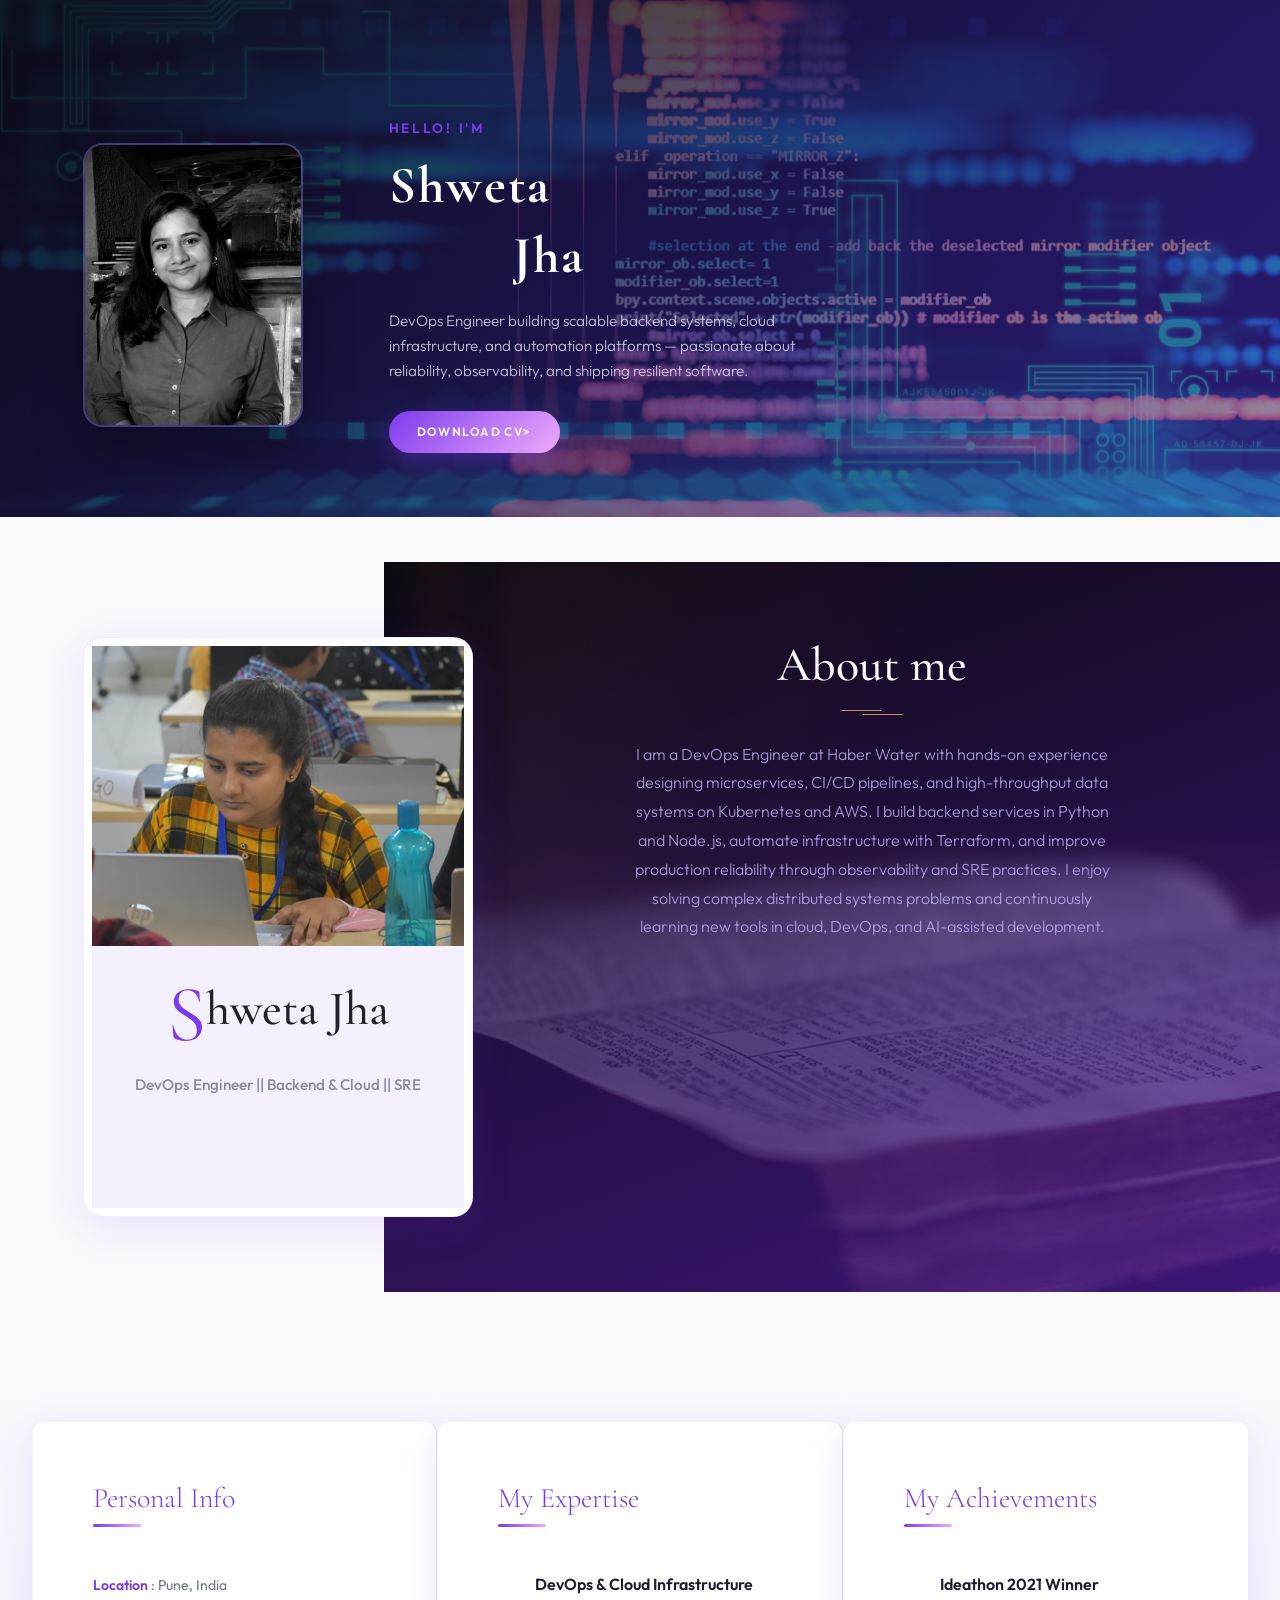
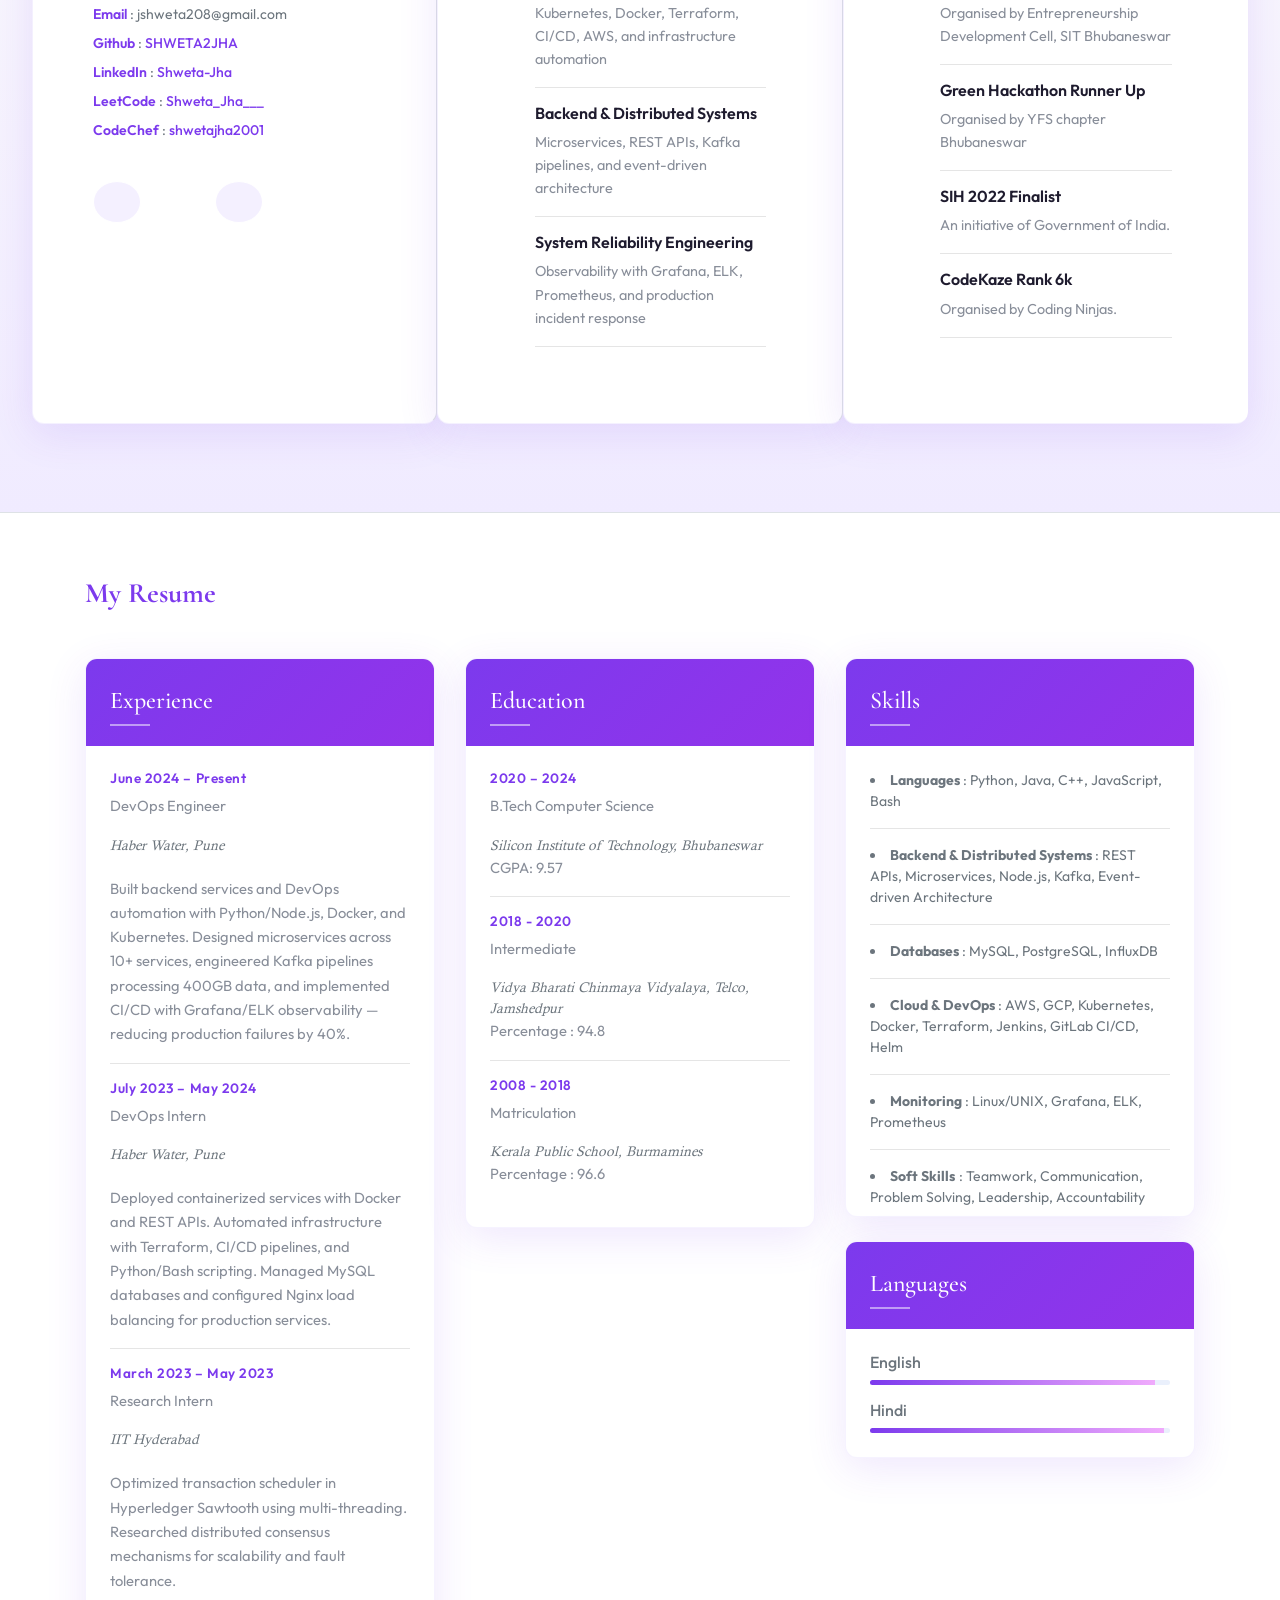
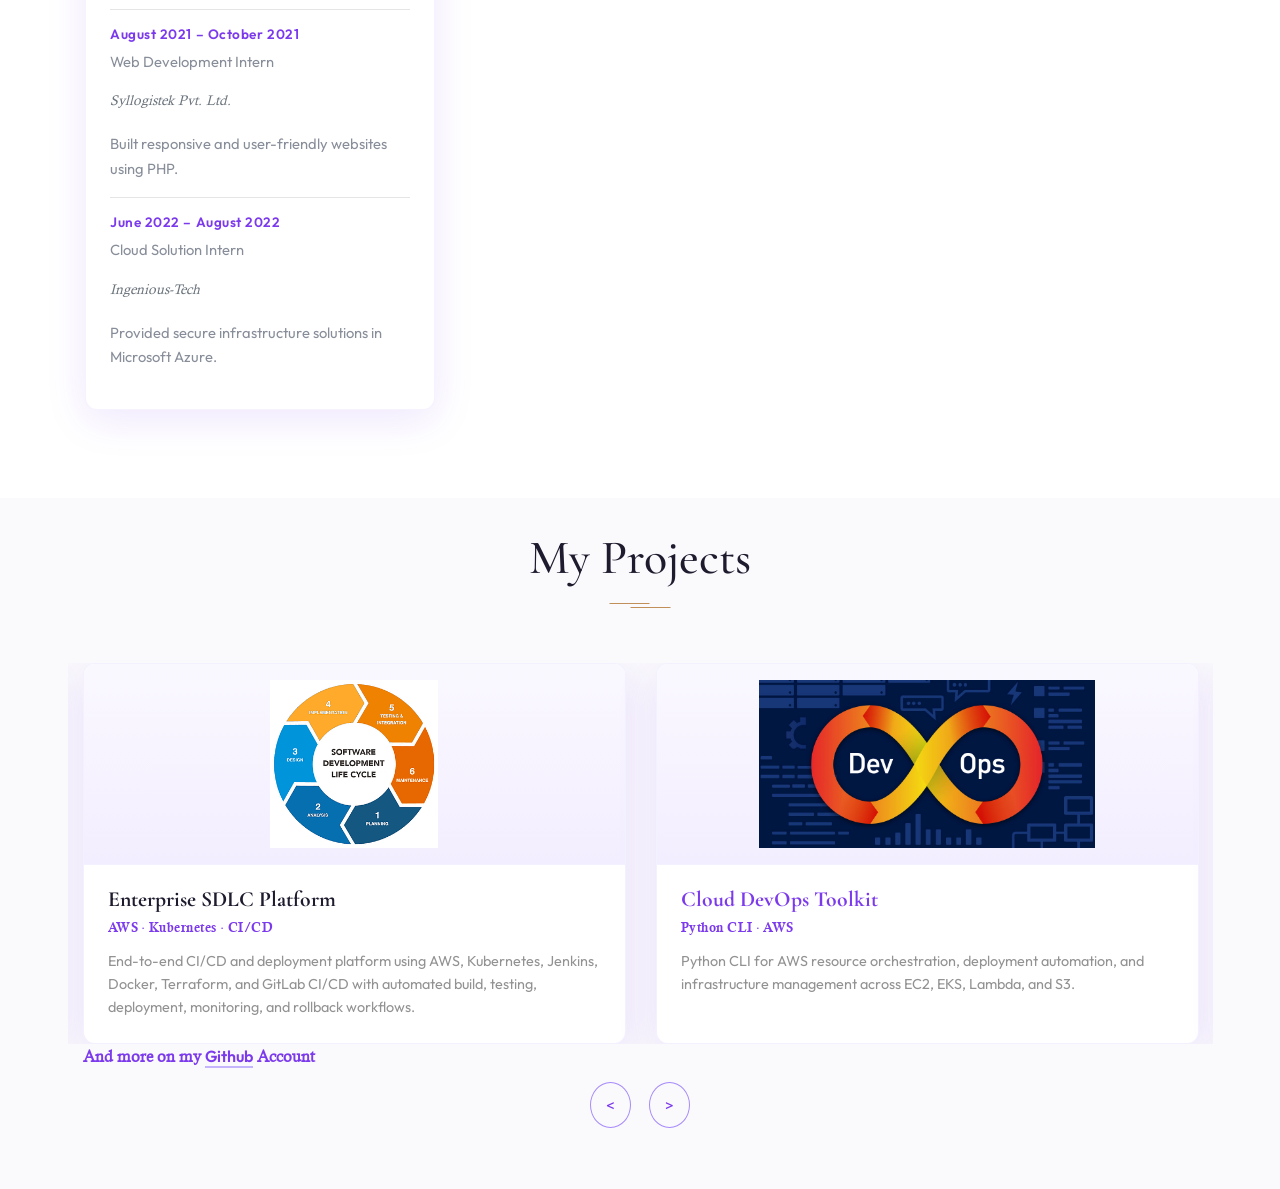
<file: index.html>
<!doctype html>
<html lang="en">
<head>
	<!-- Required meta tags -->
	<meta charset="utf-8">
	<meta name="viewport" content="width=device-width, initial-scale=1, shrink-to-fit=no">
	<link rel="stylesheet" href="css/style.css">
	<link rel="stylesheet" href="css/slick.css">
	<link rel="stylesheet" href="css/johndoe.css">
	<link rel="stylesheet" href="css/custom.css">
	<title>Shweta Jha</title>
</head>
<body>

	<!-- Top banner -->
	<section class="fh5co-top-banner">
		<div class="top-banner__inner site-container">
			<div class="top-banner__image">
				<img src="./images/shwetaJha.jpg" alt="Shweta Jha">
			</div>
			<div class="top-banner__text">
				<div class="top-banner__text-up">
					<span class="brand-span">Hello! I'm</span>
					<h2 class="top-banner__h2">Shweta</h2>
				</div>
				<div class="top-banner__text-down">
					<h2 class="top-banner__h2">Jha</h2>
					
				</div>
				<p>DevOps Engineer building scalable backend systems, cloud infrastructure, and automation platforms — passionate about reliability, observability, and shipping resilient software.</p>
				<a href="./images/CV_Shweta_Jha.pdf" class="brand-button" download>Download CV> </a>
			</div>
		</div>
	</section>
	<!-- Top banner end -->

	<!-- About me -->
	<section class="fh5co-about-me">
		<div class="about-me-inner site-container">
			<article class="portfolio-wrapper">
				<div class="portfolio__img">
					<img src="./images/shweta.jpeg" class="about-me__profile" alt="about me profile picture">
				</div>
				<div class="portfolio__bottom">
					<div class="portfolio__name">
						<span>S</span>
						<h2 class="universal-h2">hweta Jha</h2>
					</div>
					<p>DevOps Engineer || Backend &amp; Cloud || SRE</p>
				</div>
			</article>
			<div class="about-me__text">
				<div class="about-me-slider">
					<div class="about-me-single-slide">
						<h2 class="universal-h2 universal-h2-bckg">About me</h2>
						<p>I am a DevOps Engineer at Haber Water with hands-on experience designing microservices, CI/CD pipelines, and high-throughput data systems on Kubernetes and AWS. I build backend services in Python and Node.js, automate infrastructure with Terraform, and improve production reliability through observability and SRE practices. I enjoy solving complex distributed systems problems and continuously learning new tools in cloud, DevOps, and AI-assisted development.</p>
						
					</div>
					
				</div>
			</div>
		</div>
		<div class="about-me-bckg"></div>
	</section>

	<!-- New code begin-->
	<div class="container-fluid">
        <div id="about" class="row about-section">
            
            <div class="col-lg-4 about-card">
                <h3 class="font-weight-light section-title">Personal Info</h3>
                <span class="line mb-5"></span>
                <ul class="mt40 info list-unstyled">
                    
                    <li><span>Location</span> : Pune, India</li>
                    <li><span>Email</span> : jshweta208@gmail.com</li>
                    <li><span>Github </span> : <a href="https://github.com/SHWETA2JHA" class="accent-link">SHWETA2JHA</a> </li>
                    <li><span>LinkedIn</span> : <a href="https://www.linkedin.com/in/shweta-jha-a48596184/" class="accent-link">Shweta-Jha</a></li>
					<li><span>LeetCode</span> : <a href="https://leetcode.com/Shweta_Jha___/" class="accent-link">Shweta_Jha___</a></li>
					<li><span>CodeChef</span> : <a href="https://www.codechef.com/users/shwetajha2001" class="accent-link">shwetajha2001</a></li>
                
				</ul>
                <ul class="social-icons pt-3">
                    <li class="social-item"><a class="social-link" href="https://github.com/SHWETA2JHA"><i class="ti-github" aria-hidden="true"></i></a></li>
                    <li class="social-item"><a class="social-link" href="https://www.linkedin.com/in/shweta-jha-a48596184/"><i class="ti-linkedin" aria-hidden="true"></i></a></li>
                </ul>  
            </div>
            <div class="col-lg-4 about-card">
                <h3 class="font-weight-light section-title">My Expertise</h3>
                <span class="line mb-5"></span>
                <div class="row">
                    <div class="col-1 text-danger pt-1"><i class="ti-widget icon-lg"></i></div>
                    <div class="col-10 ml-auto mr-3">
                        <h6>DevOps &amp; Cloud Infrastructure</h6>
                        <p class="subtitle">Kubernetes, Docker, Terraform, CI/CD, AWS, and infrastructure automation</p>
                        <hr>
                    </div>
                </div>
                <div class="row">
                    <div class="col-1 text-danger pt-1"><i class="ti-paint-bucket icon-lg"></i></div>
                    <div class="col-10 ml-auto mr-3">
                        <h6>Backend &amp; Distributed Systems</h6>
                        <p class="subtitle">Microservices, REST APIs, Kafka pipelines, and event-driven architecture</p>
                        <hr>
                    </div>
                </div>
                <div class="row">
                    <div class="col-1 text-danger pt-1"><i class="ti-stats-up icon-lg"></i></div>
                    <div class="col-10 ml-auto mr-3">
                        <h6>System Reliability Engineering</h6>
                        <p class="subtitle">Observability with Grafana, ELK, Prometheus, and production incident response</p>
                        <hr>
                    </div>
                </div>
            </div>
			<div class="col-lg-4 about-card">
                <h3 class="font-weight-light section-title">My Achievements</h3>
                <span class="line mb-5"></span>
                <div class="row">
                    <div class="col-1 text-danger pt-1"><i class="ti-widget icon-lg"></i></div>
                    <div class="col-10 ml-auto mr-3">
                        <h6>Ideathon 2021 Winner</h6>
                        <p class="subtitle">Organised by Entrepreneurship Development Cell, SIT Bhubaneswar</p>
                        <hr>
                    </div>
                </div>
                <div class="row">
                    <div class="col-1 text-danger pt-1"><i class="ti-paint-bucket icon-lg"></i></div>
                    <div class="col-10 ml-auto mr-3">
                        <h6>Green Hackathon Runner Up</h6>
                        <p class="subtitle">Organised by YFS chapter Bhubaneswar</p>
                        <hr>
                    </div>
                </div>
                <div class="row">
                    <div class="col-1 text-danger pt-1"><i class="ti-stats-up icon-lg"></i></div>
                    <div class="col-10 ml-auto mr-3">
                        <h6>SIH 2022 Finalist</h6>
                        <p class="subtitle">An initiative of Government of India.</p>
                        <hr>
                    </div>
                </div> 
				<div class="row">
                    <div class="col-1 text-danger pt-1"><i class="ti-stats-up icon-lg"></i></div>
                    <div class="col-10 ml-auto mr-3">
                        <h6>CodeKaze Rank 6k</h6>
                        <p class="subtitle">Organised by Coding Ninjas.</p>
                        <hr>
                    </div>
                </div> 
            </div>
        </div>
    </div>

    <!--Resume Section-->
    <section class="section" id="resume">
        <div class="container">
            <h2 class="mb-5 section-title">My Resume</h2>
            <div class="row">
                <div class="col-md-6 col-lg-4">
                    <div class="card">
                       <div class="card-header">
                            <div class="mt-2">
                                <h4>Experience</h4>
                                <span class="line"></span>  
                            </div>
                        </div>
                        <div class="card-body">
                            <h6 class="title text-danger">June 2024 – Present</h6>
                            <P>DevOps Engineer</P>
                            <i class="subtitle">Haber Water, Pune</i><br>
							<br><p>Built backend services and DevOps automation with Python/Node.js, Docker, and Kubernetes. Designed microservices across 10+ services, engineered Kafka pipelines processing 400GB data, and implemented CI/CD with Grafana/ELK observability — reducing production failures by 40%.</p>
                            <hr>
                            <h6 class="title text-danger">July 2023 – May 2024</h6>
                            <P>DevOps Intern</P>
                            <i class="subtitle">Haber Water, Pune</i><br>
							<br><p>Deployed containerized services with Docker and REST APIs. Automated infrastructure with Terraform, CI/CD pipelines, and Python/Bash scripting. Managed MySQL databases and configured Nginx load balancing for production services.</p>
                            <hr>
                            <h6 class="title text-danger">March 2023 – May 2023</h6>
                            <P>Research Intern</P>
                            <i class="subtitle">IIT Hyderabad</i><br>
							<br><p>Optimized transaction scheduler in Hyperledger Sawtooth using multi-threading. Researched distributed consensus mechanisms for scalability and fault tolerance.</p>
                            <hr>
                            <h6 class="title text-danger">August 2021 – October 2021</h6>
                            <P>Web Development Intern</P>
                            <i class="subtitle">Syllogistek Pvt. Ltd.</i><br>
							<br><p>Built responsive and user-friendly websites using PHP.</p>
                            <hr>
                            <h6 class="title text-danger">June 2022 – August 2022</h6>
                            <P>Cloud Solution Intern</P>
                            <i class="subtitle">Ingenious-Tech</i><br>
							<br><p>Provided secure infrastructure solutions in Microsoft Azure.</p>
                            
						</div>
                    </div>
                </div>
                <div class="col-md-6 col-lg-4">
                    <div class="card">
                       <div class="card-header">
                            <div class="mt-2">
                                <h4>Education</h4>
                                <span class="line"></span>  
                            </div>
                        </div>
                        <div class="card-body">
                            <h6 class="title text-danger">2020 – 2024</h6>
                            <P>B.Tech Computer Science</P>
                            <i>Silicon Institute of Technology, Bhubaneswar</i>
							<br>
							<p>CGPA: 9.57</p>
                            <hr>
                            <h6 class="title text-danger">2018 - 2020</h6>
                            <P>Intermediate</P>
                            <i>Vidya Bharati Chinmaya Vidyalaya, Telco, Jamshedpur</i>
							<br>
							<p>Percentage : 94.8</p>
                            <hr>
                            <h6 class="title text-danger">2008 - 2018</h6>
                            <P>Matriculation</P>
                            <i>Kerala Public School, Burmamines</i>
							<br>
							<p>Percentage : 96.6</p>
                        </div>
                    </div>
                </div>
                <div class="col-lg-4">
                    <div class="card">
                       <div class="card-header">
                            <div class="pull-left">
                                <h4 class="mt-2">Skills</h4>
                                <span class="line"></span>  
                            </div>
                        </div>
                        <div class="card-body pb-2">
							<li><b><span >Languages</span></b> : Python, Java, C++, JavaScript, Bash</li>
							<hr><li><b><span>Backend &amp; Distributed Systems</span></b> : REST APIs, Microservices, Node.js, Kafka, Event-driven Architecture</li>
							<hr><li><b><span>Databases</span></b> : MySQL, PostgreSQL, InfluxDB</li>
							<hr><li><b><span>Cloud &amp; DevOps</span></b> : AWS, GCP, Kubernetes, Docker, Terraform, Jenkins, GitLab CI/CD, Helm</li>
							<hr><li><b><span>Monitoring</span></b> : Linux/UNIX, Grafana, ELK, Prometheus</li>
							<hr><li><b><span>Soft Skills</span> </b>: Teamwork, Communication, Problem Solving, Leadership, Accountability</li>
                        
						</div>
                    </div>
                    <div class="card">
                       <div class="card-header">
                            <div class="pull-left">
                                <h4 class="mt-2">Languages</h4>
                                <span class="line"></span>  
                            </div>
                        </div>
                        <div class="card-body pb-2">
                           <h6>English</h6>
                            <div class="progress mb-3">
                                <div class="progress-bar bg-danger" role="progressbar" style="width: 95%" aria-valuenow="25" aria-valuemin="0" aria-valuemax="100"></div>
                            </div>
                            
                            <h6>Hindi</h6>
                            <div class="progress mb-3">
                                <div class="progress-bar bg-danger" role="progressbar" style="width: 98%" aria-valuenow="50" aria-valuemin="0" aria-valuemax="100"></div>
                            </div>
                        </div>
                    </div>
                </div>
            </div>
        </div>
    </section>

	<!--new code end-->
	
	<section class="fh5co-blog">
		<div class="site-container">
			<h2 class="universal-h2 universal-h2-bckg">My Projects</h2>
			<div class="blog-slider blog-inner">
				<div class="single-blog">
					<div class="single-blog__img">
						<img src="./images/sdlc.png" alt="Enterprise SDLC Platform on AWS">
					</div>
					<div class="single-blog__text">
						<h4>Enterprise SDLC Platform</h4>
						<span>AWS · Kubernetes · CI/CD</span>
						<p>End-to-end CI/CD and deployment platform using AWS, Kubernetes, Jenkins, Docker, Terraform, and GitLab CI/CD with automated build, testing, deployment, monitoring, and rollback workflows.</p>
					</div>
				</div>
				<div class="single-blog">
					<div class="single-blog__img">
						<img src="./images/devops.jpg" alt="Cloud DevOps Toolkit">
					</div>
					<div class="single-blog__text">
						<h4>Cloud DevOps Toolkit</h4>
						<span>Python CLI · AWS</span>
						<p>Python CLI for AWS resource orchestration, deployment automation, and infrastructure management across EC2, EKS, Lambda, and S3.</p>
					</div>
				</div>
				<div class="single-blog">
					<div class="single-blog__img">
						<img src="./images/kafka.png" alt="Real-time Kafka data pipeline">
					</div>
					<div class="single-blog__text">
						<h4>Real-time Data Pipeline</h4>
						<span>Kafka · Event-driven Architecture</span>
						<p>Kafka-based distributed event-driven system for scalable ingestion and real-time processing of high-volume industrial data streams.</p>
					</div>
				</div>
				<div class="single-blog">
					<div class="single-blog__img">
						<img src="./images/prj1.png" alt="NAKSHA indoor navigation system">
					</div>
					<div class="single-blog__text">
						<h4>NAKSHA</h4>
						<span>Indoor Positioning System</span>
						<p>Indoor navigation solution with AR at its core, helping people find their way around new places inside organisations.</p>
					</div>
				</div>
			</div>
			<span class="github-cta"><b>And more on my <a href="https://github.com/SHWETA2JHA">Github</a> Account</b></span>
		</div>
		
	</section>
	<!-- Blog end -->

	<!-- Scripts -->
	<script src="js/jquery.min.js"></script>
	<script src="js/slick.min.js"></script>
	<script src="js/main.js"></script>

</body>
</html>
</file>
<file: css/style.css>
/*
 * Author by FreeHTML5.co
 * Twitter: https://twitter.com/fh5co
 * Facebook: https://fb.com/fh5co
 * URL: https://freehtml5.co
 */
/* Fonts */
@font-face {
  font-family: 'Calisto-MT';
  src: url(../fonts/Calisto-MT.ttf); }

@font-face {
  font-family: 'Calisto-MT-Italic';
  src: url(../fonts/Calisto-MT-Italic.ttf); }

@font-face {
  font-family: 'Calisto-MT-Bold';
  src: url(../fonts/Calisto-MT-Bold.ttf); }

/* Colors */
/* Universal style */
* {
  margin: 0;
  padding: 0;
  font-family: "Calisto-MT"; }

.site-container {
  width: 1115px;
  margin: 0 auto; }
  @media (max-width: 1250px) {
    .site-container {
      width: 90%; } }

.universal-h2 {
  font-size: 48px;
  text-align: center;
  color: #222; }
  @media (max-width: 1250px) {
    .universal-h2 {
      font-size: 38px; } }
  @media (max-width: 668px) {
    .universal-h2 {
      font-size: 30px; } }

.universal-h2-bckg {
  background-image: url("../images/double-line.svg");
  background-repeat: no-repeat;
  background-position: center bottom; }

/* Universal style end */
/* Includes */
.site-navigation {
  position: absolute;
  top: 4.6%;
  width: 100%;
  z-index: 2; }

.site-navigation-inner {
  display: flex;
  align-items: center;
  justify-content: space-between; }

.main-navigation {
  color: #fff;
  display: none;
  position: fixed;
  height: 100%;
  width: 100%;
  top: 0px;
  left: 0px;
  background: #000;
  opacity: 0.9; }
  .main-navigation .main-navigation__ul {
    position: absolute;
    top: 50%;
    left: 50%;
    transform: translate(-50%, -50%);
    padding: 3%;
    border: 2px solid #fff;
    border-radius: 7px;
    background-color: #c18f59; }
    .main-navigation .main-navigation__ul li {
      margin-bottom: 20px;
      list-style: none; }
    .main-navigation .main-navigation__ul a {
      color: #fff;
      font-size: 20px;
      font-weight: 600;
      text-decoration: none;
      text-transform: uppercase;
      transition: 0.3s ease; }
      .main-navigation .main-navigation__ul a:hover {
        color: #777; }
  @media (max-width: 1150px) {
    .main-navigation {
      opacity: 0.94; } }

/* Navigation burger */
.burger-container {
  cursor: pointer;
  z-index: 3; }

.bar1, .bar2, .bar3 {
  width: 30px;
  height: 3px;
  background-color: #c18f59;
  margin: 6px 0;
  transition: 0.4s; }

.change .bar1 {
  transform: rotate(-45deg) translate(-6px, 6px);
  background-color: #c18f59; }

.change .bar2 {
  opacity: 0;
  background-color: #c18f59; }

.change .bar3 {
  transform: rotate(45deg) translate(-6px, -7px);
  background-color: #c18f59; }

.stop-scroll {
  overflow: hidden; }

/* Navigation burger end */
.fh5co-top-banner {
  position: relative;
  display: flex;
  align-items: flex-end;
  background-image: url("../images/top-banner-bckg.jpg");
  background-position: center;
  background-size: cover; }
  .fh5co-top-banner::after {
    content: '';
    position: absolute;
    top: 0;
    left: 0;
    width: 100%;
    height: 100%;
    background-color: #000;
    opacity: 0.9; }
  .fh5co-top-banner .site-container {
    position: relative;
    z-index: 1; }
  @media (max-width: 1600px) {
    .fh5co-top-banner {
      padding-top: 180px; } }
  @media (max-width: 1250px) {
    .fh5co-top-banner {
      padding-top: 130px; } }
  @media (max-width: 520px) {
    .fh5co-top-banner {
      padding-top: 105px; } }
  @media (min-width: 1600px) {
    .fh5co-top-banner {
      min-height: 100vh; } }

.top-banner__inner {
  display: flex;
  align-items: center; }
  .top-banner__inner .top-banner__text {
    margin-left: 54px; }
    @media (max-width: 1250px) {
      .top-banner__inner .top-banner__text {
        width: 35%; } }
    @media (max-width: 768px) {
      .top-banner__inner .top-banner__text {
        width: 50%;
        margin-left: 20px; } }
    @media (max-width: 520px) {
      .top-banner__inner .top-banner__text {
        width: 65%;
        margin-bottom: 20px;
        margin-left: 0; } }
    .top-banner__inner .top-banner__text p {
      margin-bottom: 42px;
      color: #777; }
      @media (max-width: 768px) {
        .top-banner__inner .top-banner__text p {
          margin-bottom: 25px;
          font-size: 14px; } }
  .top-banner__inner .top-banner__h2 {
    font-size: 74px;
    letter-spacing: 3px;
    color: #fff;
    font-family: "Calisto-MT-Bold"; }
    @media (max-width: 1250px) {
      .top-banner__inner .top-banner__h2 {
        font-size: 50px; } }
    @media (max-width: 768px) {
      .top-banner__inner .top-banner__h2 {
        font-size: 35px; } }
  .top-banner__inner .top-banner__text-up .top-banner__h2 {
    margin-top: 15px; }
    @media (max-width: 768px) {
      .top-banner__inner .top-banner__text-up .top-banner__h2 {
        margin-top: 0; } }
  .top-banner__inner .top-banner__text-down {
    margin-bottom: 20px;
    padding-left: 27%; }
    .top-banner__inner .top-banner__text-down .top-banner__h2 {
      margin-bottom: 10px; }
      @media (max-width: 768px) {
        .top-banner__inner .top-banner__text-down .top-banner__h2 {
          margin-bottom: 0; } }
  .top-banner__inner .top-banner__image {
    font-size: 0; }
    @media (max-width: 1250px) {
      .top-banner__inner .top-banner__image {
        width: 50%; }
        .top-banner__inner .top-banner__image img {
          width: 100%; } }
    @media (max-width: 520px) {
      .top-banner__inner .top-banner__image {
        width: 65%;
        margin-bottom: 20px; } }
  @media (max-width: 520px) {
    .top-banner__inner {
      flex-direction: column; } }

.brand-span {
  font-size: 14px;
  color: #c18f59; }

.brand-button {
  display: inline-block;
  padding: 10px 20px;
  font-size: 11px;
  text-transform: uppercase;
  text-decoration: none;
  color: #c18f59;
  border: 1px solid #fff;
  transition: 0.3s ease; }
  .brand-button:hover, .brand-button:focus {
    color: #777; }

.fh5co-about-me {
  position: relative;
  margin: 193px 0 199px; }
  @media (max-width: 1250px) {
    .fh5co-about-me {
      margin: 150px 0; } }
  @media (max-width: 992px) {
    .fh5co-about-me {
      margin: 125px 0; } }

.about-me-bckg {
  position: absolute;
  background-image: url("../images/about-me-bckg.jpg");
  background-position: center;
  background-size: cover;
  height: 500px;
  top: -75px;
  right: 0;
  height: calc(100% + 150px);
  width: 70%;
  z-index: -1; }
  .about-me-bckg:after {
    content: '';
    position: absolute;
    top: 0;
    left: 0;
    width: 100%;
    height: 100%;
    background-color: #000;
    opacity: 0.7; }
  @media (max-width: 992px) {
    .about-me-bckg {
      width: 100%;
      padding-bottom: 15px; } }

.about-me-inner {
  display: flex;
  justify-content: space-between; }
  @media (max-width: 992px) {
    .about-me-inner {
      flex-direction: column;
      align-items: center; } }

.about-me-slider {
  position: relative; }
  .about-me-slider .slick-arrow {
    position: absolute;
    bottom: -18%; }
  .about-me-slider .slick-prev {
    left: 40%; }
    @media (max-width: 520px) {
      .about-me-slider .slick-prev {
        left: 34%; } }
  .about-me-slider .slick-next {
    right: 40%; }
    @media (max-width: 520px) {
      .about-me-slider .slick-next {
        right: 34%; } }

.span-arrow {
  padding: 10px 15px;
  cursor: pointer;
  color: #c18f59;
  border: 1px solid #c18f59;
  border-radius: 50%;
  transition: 0.3s ease; }
  .span-arrow:hover {
    color: #fff;
    border-color: #fff; }

.portfolio-wrapper {
  width: 390px;
  padding: 8px;
  text-align: center;
  background-color: #fff; }
  .portfolio-wrapper .portfolio__img {
    font-size: 0; }
    .portfolio-wrapper .portfolio__img img {
      width: 100%; }
  .portfolio-wrapper .portfolio__bottom {
    padding: 35px 0 95px;
    background-color: #f5f5f5; }
    @media (max-width: 992px) {
      .portfolio-wrapper .portfolio__bottom {
        padding: 25px 0; } }
  .portfolio-wrapper .portfolio__name {
    display: flex;
    justify-content: center;
    align-items: flex-start;
    margin-bottom: 23px; }
    @media (max-width: 992px) {
      .portfolio-wrapper .portfolio__name {
        margin-bottom: 10px; } }
    .portfolio-wrapper .portfolio__name span {
      font-size: 90px;
      line-height: 75px;
      color: #c18f59;
      font-family: "Calisto-MT-Bold"; }
      @media (max-width: 992px) {
        .portfolio-wrapper .portfolio__name span {
          font-size: 65px;
          line-height: 62px; } }
  .portfolio-wrapper p {
    padding: 0 10%;
    line-height: 25px;
    font-style: italic;
    color: #777; }
    @media (max-width: 620px) {
      .portfolio-wrapper p {
        font-size: 15px;
        line-height: 20px; } }
  @media (max-width: 992px) {
    .portfolio-wrapper {
      margin-bottom: 20px; } }
  @media (max-width: 620px) {
    .portfolio-wrapper {
      width: 250px; } }

.about-me__text {
  width: 44%;
  margin-right: 80px;
  text-align: center; }
  .about-me__text .universal-h2 {
    color: #fff;
    padding-bottom: 20px;
    margin-bottom: 25px; }
  .about-me__text p {
    margin-bottom: 35px;
    line-height: 24px;
    color: #c18f59; }
    .about-me__text p span {
      font-size: 48px;
      color: #fff; }
    @media (max-width: 620px) {
      .about-me__text p {
        margin-bottom: 20px;
        font-size: 14px;
        line-height: 19px; } }
  .about-me__text h4 {
    margin-bottom: 7px;
    font-size: 25px;
    color: #c18f59; }
  .about-me__text .p-white {
    margin-bottom: 0;
    color: #fff; }
  @media (max-width: 1250px) {
    .about-me__text {
      width: 48%;
      margin-right: 40px; } }
  @media (max-width: 992px) {
    .about-me__text {
      width: 100%;
      margin-right: 0; } }

.slick-slide:focus {
  outline: none; }

.fh5co-books {
  margin-bottom: 122px; }
  .fh5co-books .universal-h2 {
    margin-bottom: 50px;
    padding-bottom: 20px; }
  .fh5co-books .books-brand-button {
    text-align: center; }
    .fh5co-books .books-brand-button .brand-button {
      font-size: 16px;
      text-transform: none;
      border-color: #c18f59; }
      .fh5co-books .books-brand-button .brand-button:hover {
        border-color: #777; }
  @media (max-width: 1250px) {
    .fh5co-books {
      margin-bottom: 60px; } }

.books {
  display: flex;
  justify-content: space-between;
  flex-wrap: wrap;
  margin-bottom: 70px; }
  @media (max-width: 559px) {
    .books {
      justify-content: space-around; } }

.single-book {
  margin-bottom: 20px;
  text-align: center; }
  .single-book .single-book__img {
    position: relative;
    display: block;
    font-size: 0; }
    .single-book .single-book__img .single-book_download {
      opacity: 0;
      visibility: hidden;
      position: absolute;
      top: 0;
      left: 0;
      width: 100%;
      height: 100%;
      background-color: #000;
      transition: 0.3s ease; }
      .single-book .single-book__img .single-book_download img {
        position: absolute;
        left: 50%;
        top: 50%;
        transform: translate(-50%, -50%);
        z-index: 1; }
    .single-book .single-book__img:hover .single-book_download {
      visibility: visible;
      opacity: 0.7; }
  .single-book .single-book__title {
    margin: 19px 0 18px;
    font-size: 18px; }
  .single-book .single-book__price {
    font-size: 18px;
    font-weight: 600;
    font-style: italic;
    color: #c18f59; }
  @media (max-width: 1250px) {
    .single-book {
      margin-right: 10px; }
      .single-book:last-child {
        margin-right: 0; } }

.rating {
  margin-top: 8px;
  unicode-bidi: bidi-override;
  direction: rtl; }
  .rating span {
    font-size: 23px;
    color: #ffd200;
    cursor: pointer; }
  .rating > span:hover:before, .rating > span:hover ~ span:before {
    content: "\2605";
    position: absolute; }

.fh5co-counter {
  position: relative;
  margin-bottom: 122px;
  padding: 100px 0;
  background-image: url("../images/book-bckg.jpg");
  background-size: cover;
  background-position: center; }
  .fh5co-counter::after {
    content: '';
    position: absolute;
    top: 0;
    left: 0;
    width: 100%;
    height: 100%;
    background-color: #c18f59;
    opacity: 0.9; }
  .fh5co-counter .site-container {
    position: relative;
    z-index: 1; }
  @media (max-width: 850px) {
    .fh5co-counter {
      padding: 50px 0 20px;
      margin-bottom: 50px; } }

.counter-inner {
  display: flex;
  justify-content: space-between;
  flex-wrap: wrap; }

.single-count {
  width: 23%;
  text-align: center;
  color: #fff; }
  .single-count span {
    display: block;
    margin-bottom: 25px;
    font-size: 40px;
    font-weight: 900; }
  .single-count p {
    font-size: 20px;
    text-transform: uppercase; }
  @media (max-width: 850px) {
    .single-count {
      width: 48%;
      margin-bottom: 30px; }
      .single-count .count {
        font-size: 35px;
        margin-bottom: 15px; } }
  @media (max-width: 500px) {
    .single-count {
      width: 100%;
      padding-bottom: 10px;
      border-bottom: 1px solid #fff; } }

.single-count__text {
  display: flex;
  justify-content: center; }
  .single-count__text img {
    margin-right: 20px; }

.fh5co-blog {
  margin-bottom: 175px; }
  .fh5co-blog .universal-h2 {
    margin-bottom: 55px;
    padding-bottom: 20px; }
  @media (max-width: 620px) {
    .fh5co-blog {
      margin-bottom: 105px; } }

.blog-inner {
  display: flex;
  justify-content: space-between; }

.blog-slider .slick-slide {
  margin: 0 15px; }

.blog-slider .slick-list {
  margin: 0 -15px; }

.single-blog {
  display: flex !important; }
  .single-blog .single-blog__img {
    width: 50%;
    font-size: 0; }
  .single-blog .single-blog__text {
    width: 50%;
    padding: 7%;
    border: 3px solid #f5f5f5;
    border-left: 0; }
    .single-blog .single-blog__text h4 {
      margin-bottom: 5px;
      font-size: 24px;
      line-height: 33px; }
    .single-blog .single-blog__text span {
      display: block;
      margin-bottom: 15px;
      font-size: 14px;
      color: #c18f59;
      font-family: "Calisto-MT-Bold"; }
    .single-blog .single-blog__text p {
      color: #777;
      line-height: 21px; }
    @media (max-width: 992px) {
      .single-blog .single-blog__text {
        padding: 5%; }
        .single-blog .single-blog__text h4 {
          margin-bottom: 3px;
          font-size: 20px;
          line-height: 24px; }
        .single-blog .single-blog__text p {
          font-size: 14px;
          line-height: 19px; } }
    @media (max-width: 420px) {
      .single-blog .single-blog__text {
        padding: 3%; }
        .single-blog .single-blog__text h4 {
          font-size: 16px; }
        .single-blog .single-blog__text span {
          margin-bottom: 7px;
          font-size: 12px; }
        .single-blog .single-blog__text p {
          font-size: 13px;
          line-height: 16px; } }
  .single-blog:nth-child(even) h4 {
    color: #c18f59; }
  @media (max-width: 1250px) {
    .single-blog .single-blog__img img {
      width: 100%;
      height: 100%; } }

.blog-slider {
  position: relative; }
  .blog-slider .slick-arrow {
    position: absolute;
    bottom: -22%; }
  .blog-slider .slick-prev {
    left: 45.5%; }
    @media (max-width: 1250px) {
      .blog-slider .slick-prev {
        left: 40%; } }
    @media (max-width: 520px) {
      .blog-slider .slick-prev {
        left: 35%; } }
  .blog-slider .slick-next {
    right: 45.5%; }
    @media (max-width: 1250px) {
      .blog-slider .slick-next {
        right: 40%; } }
    @media (max-width: 520px) {
      .blog-slider .slick-next {
        right: 35%; } }
  .blog-slider .span-arrow:hover {
    color: #777;
    border-color: #777; }

.fh5co-quotes {
  position: relative;
  padding: 135px 0 172px;
  text-align: center;
  background-image: url("../images/quotes-bckg.jpg");
  background-position: center;
  background-size: cover; }
  .fh5co-quotes::after {
    content: '';
    position: absolute;
    top: 0;
    left: 0;
    width: 100%;
    height: 100%;
    background-color: #000;
    opacity: 0.9; }
  .fh5co-quotes .site-container {
    position: relative;
    z-index: 1; }
  .fh5co-quotes .universal-h2 {
    padding-bottom: 20px;
    margin-bottom: 30px;
    color: #fff !important; }
  .fh5co-quotes p {
    width: 43%;
    margin: 0 auto 45px;
    color: #fff;
    line-height: 24px; }
    @media (max-width: 620px) {
      .fh5co-quotes p {
        font-size: 14px;
        line-height: 19px; } }
  .fh5co-quotes img {
    margin: 0 auto 5px; }
  .fh5co-quotes h4 {
    margin-bottom: 5px;
    font-size: 25px;
    color: #c18f59; }
  .fh5co-quotes .slick-arrow {
    bottom: -8%; }
  .fh5co-quotes .slick-prev {
    left: 45.5%; }
    @media (max-width: 1150px) {
      .fh5co-quotes .slick-prev {
        left: 34%; } }
  .fh5co-quotes .slick-next {
    right: 45.5%; }
    @media (max-width: 1150px) {
      .fh5co-quotes .slick-next {
        right: 34%; } }
  @media (max-width: 1150px) {
    .fh5co-quotes {
      padding: 75px 0 95px; }
      .fh5co-quotes p {
        width: 90%; } }

.fh5co-social {
  position: relative;
  padding: 63px 0;
  background-image: url("../images/social-bckg.jpg");
  background-size: cover;
  background-position: center; }
  .fh5co-social::after {
    content: '';
    position: absolute;
    top: 0;
    left: 0;
    width: 100%;
    height: 100%;
    background-color: #c18f59;
    opacity: 0.9; }
  .fh5co-social .site-container {
    position: relative;
    z-index: 1; }
  @media (max-width: 620px) {
    .fh5co-social {
      padding: 40px 0; } }

.social {
  display: flex;
  justify-content: space-between;
  align-items: center; }
  .social h5 {
    font-size: 24px;
    color: #fff; }
  @media (max-width: 620px) {
    .social {
      flex-direction: column; } }

.social-icons a {
  position: relative;
  border: 1px solid white;
  border-radius: 50%;
  padding: 13px 23px;
  margin-right: 10px;
  transition: 0.3s ease; }
  .social-icons a:hover {
    background-color: #777;
    border-color: transparent; }

.social-icons img {
  position: absolute;
  left: 50%;
  top: 50%;
  transform: translate(-50%, -50%); }

@media (max-width: 620px) {
  .social-icons {
    margin: 35px 0; } }

.site-footer {
  padding-top: 120px;
  background-color: #343434; }
  @media (max-width: 1250px) {
    .site-footer {
      padding-top: 60px; } }

.footer-inner {
  display: flex;
  justify-content: space-between;
  padding-bottom: 95px; }
  .footer-inner h5 {
    margin-bottom: 30px;
    font-size: 20px;
    letter-spacing: 2px;
    color: #fff; }
  @media (max-width: 1250px) {
    .footer-inner {
      padding-bottom: 50px;
      flex-direction: column;
      align-items: center; } }

.footer-info {
  width: 50%;
  display: flex; }
  .footer-info .footer-info__left {
    margin-right: 45px; }
    .footer-info .footer-info__left img {
      margin-bottom: 10px; }
    .footer-info .footer-info__left p {
      color: #c18f59; }
    @media (max-width: 620px) {
      .footer-info .footer-info__left {
        margin-right: 0;
        margin-bottom: 20px; } }
  .footer-info .footer-info__right p {
    margin-bottom: 15px;
    color: #aaa; }
  .footer-info .footer-info__right .footer-phone {
    font-size: 14px; }
  .footer-info .footer-info__right .social-icons {
    margin-top: 27px; }
    .footer-info .footer-info__right .social-icons a {
      padding: 9px 19px; }
  @media (max-width: 1250px) {
    .footer-info {
      width: 100%;
      margin-bottom: 20px; } }
  @media (max-width: 620px) {
    .footer-info {
      flex-direction: column;
      align-items: center; } }

.footer-contact-form {
  width: 50%; }
  .footer-contact-form .contact-form__input {
    display: flex;
    justify-content: space-between;
    margin-bottom: 20px; }
    .footer-contact-form .contact-form__input input {
      width: 40%;
      padding: 20px;
      border: 1px solid #404040;
      background-color: #282828;
      color: #c18f59; }
      .footer-contact-form .contact-form__input input::placeholder {
        color: #aaa; }
      @media (max-width: 1250px) {
        .footer-contact-form .contact-form__input input {
          width: 45%; } }
      @media (max-width: 520px) {
        .footer-contact-form .contact-form__input input {
          width: 100%; } }
  .footer-contact-form textarea {
    box-sizing: border-box;
    height: 90px;
    width: 100%;
    margin-bottom: 20px;
    padding: 20px;
    border: 1px solid #404040;
    background-color: #282828;
    resize: none;
    color: #c18f59; }
  .footer-contact-form .submit-button {
    padding: 19px 50px;
    text-transform: uppercase;
    font-size: 12px;
    color: #fff;
    background-color: #c18f59;
    border: none;
    border-radius: 3px;
    cursor: pointer;
    transition: 0.3s ease; }
    .footer-contact-form .submit-button:hover {
      background-color: #777; }
  @media (max-width: 1250px) {
    .footer-contact-form {
      width: 100%; } }

.footer-bottom {
  padding: 25px 0;
  background-color: #2d2d2d; }

.footer-bottom-inner {
  display: flex;
  justify-content: space-between; }
  .footer-bottom-inner p {
    color: #777; }
  .footer-bottom-inner a {
    color: #c18f59;
    text-decoration: none;
    transition: 0.3s ease; }
    .footer-bottom-inner a:hover {
      color: #777; }
  .footer-bottom-inner .footer-bottom__img img {
    margin-right: 25px; }
    .footer-bottom-inner .footer-bottom__img img:last-child {
      margin-right: 0; }
  @media (max-width: 992px) {
    .footer-bottom-inner {
      flex-direction: column;
      align-items: center; }
      .footer-bottom-inner p {
        font-size: 14px;
        margin-bottom: 20px; } }
</file>
<file: css/johndoe.css>
@charset "UTF-8";
/*!
=========================================================
* JohnDoe Landing page
=========================================================

* Copyright: 2019 DevCRUD (https://devcrud.com)
* Licensed: (https://devcrud.com/licenses)
* Coded by www.devcrud.com

=========================================================

* The above copyright notice and this permission notice shall be included in all copies or substantial portions of the Software.
*/
@import url("https://fonts.googleapis.com/css?family=Source+Sans+Pro:200,200i,300,300i,400,400i,600,600i,700,700i,900,900i&display=swap");
:root {
  --blue: #79A9F5;
  --indigo: #C45F90;
  --purple: #A16AE8;
  --pink: #FC8BC0;
  --red: #F85C70;
  --orange: #FF8882;
  --yellow: #FAD02C;
  --green: #A3C14A;
  --teal: #20c997;
  --cyan: #47D8E0;
  --white: #fff;
  --gray: #6c757d;
  --gray-dark: #343a40;
  --primary: #F85C70;
  --secondary: #6c757d;
  --success: #A3C14A;
  --info: #47D8E0;
  --warning: #FF8882;
  --danger: #F85C70;
  --light: #f8f9fa;
  --dark: #343a40;
  --breakpoint-xs: 0;
  --breakpoint-sm: 576px;
  --breakpoint-md: 768px;
  --breakpoint-lg: 992px;
  --breakpoint-xl: 1200px;
  --font-family-sans-serif: "Source Sans Pro", sans-serif;
  --font-family-monospace: SFMono-Regular, Menlo, Monaco, Consolas, "Liberation Mono", "Courier New", monospace;
}

*,
*::before,
*::after {
  box-sizing: border-box;
}

html {
  font-family: sans-serif;
  line-height: 1.15;
  -webkit-text-size-adjust: 100%;
  -webkit-tap-highlight-color: rgba(0, 0, 0, 0);
}

article, aside, figcaption, figure, footer, header, hgroup, main, nav, section {
  display: block;
}

body {
  margin: 0;
  font-family: "Source Sans Pro", sans-serif;
  font-size: 1rem;
  font-weight: 400;
  line-height: 1.5;
  color: #212529;
  text-align: left;
  background-color: #fff;
}

[tabindex="-1"]:focus {
  outline: 0 !important;
}

hr {
  box-sizing: content-box;
  height: 0;
  overflow: visible;
}

h1, h2, h3, h4, h5, h6 {
  margin-top: 0;
  margin-bottom: 0.5rem;
}

p {
  margin-top: 0;
  margin-bottom: 1rem;
}

abbr[title],
abbr[data-original-title] {
  text-decoration: underline;
  -webkit-text-decoration: underline dotted;
          text-decoration: underline dotted;
  cursor: help;
  border-bottom: 0;
  -webkit-text-decoration-skip-ink: none;
          text-decoration-skip-ink: none;
}

address {
  margin-bottom: 1rem;
  font-style: normal;
  line-height: inherit;
}

ol,
ul,
dl {
  margin-top: 0;
  margin-bottom: 1rem;
}

ol ol,
ul ul,
ol ul,
ul ol {
  margin-bottom: 0;
}

dt {
  font-weight: 700;
}

dd {
  margin-bottom: .5rem;
  margin-left: 0;
}

blockquote {
  margin: 0 0 1rem;
}

b,
strong {
  font-weight: bolder;
}

small {
  font-size: 80%;
}

sub,
sup {
  position: relative;
  font-size: 75%;
  line-height: 0;
  vertical-align: baseline;
}

sub {
  bottom: -.25em;
}

sup {
  top: -.5em;
}

a {
  color: #F85C70;
  text-decoration: none;
  background-color: transparent;
}

a:hover {
  color: #f51330;
  text-decoration: none;
}

a:not([href]):not([tabindex]) {
  color: inherit;
  text-decoration: none;
}

a:not([href]):not([tabindex]):hover, a:not([href]):not([tabindex]):focus {
  color: inherit;
  text-decoration: none;
}

a:not([href]):not([tabindex]):focus {
  outline: 0;
}

pre,
code,
kbd,
samp {
  font-family: SFMono-Regular, Menlo, Monaco, Consolas, "Liberation Mono", "Courier New", monospace;
  font-size: 1em;
}

pre {
  margin-top: 0;
  margin-bottom: 1rem;
  overflow: auto;
}

figure {
  margin: 0 0 1rem;
}

img {
  vertical-align: middle;
  border-style: none;
}

svg {
  overflow: hidden;
  vertical-align: middle;
}

table {
  border-collapse: collapse;
}

caption {
  padding-top: 0.75rem;
  padding-bottom: 0.75rem;
  color: #6c757d;
  text-align: left;
  caption-side: bottom;
}

th {
  text-align: inherit;
}

label {
  display: inline-block;
  margin-bottom: 0.5rem;
}

button {
  border-radius: 0;
}

button:focus {
  outline: 1px dotted;
  outline: 5px auto -webkit-focus-ring-color;
}

input,
button,
select,
optgroup,
textarea {
  margin: 0;
  font-family: inherit;
  font-size: inherit;
  line-height: inherit;
}

button,
input {
  overflow: visible;
}

button,
select {
  text-transform: none;
}

select {
  word-wrap: normal;
}

button,
[type="button"],
[type="reset"],
[type="submit"] {
  -webkit-appearance: button;
}

button:not(:disabled),
[type="button"]:not(:disabled),
[type="reset"]:not(:disabled),
[type="submit"]:not(:disabled) {
  cursor: pointer;
}

button::-moz-focus-inner,
[type="button"]::-moz-focus-inner,
[type="reset"]::-moz-focus-inner,
[type="submit"]::-moz-focus-inner {
  padding: 0;
  border-style: none;
}

input[type="radio"],
input[type="checkbox"] {
  box-sizing: border-box;
  padding: 0;
}

input[type="date"],
input[type="time"],
input[type="datetime-local"],
input[type="month"] {
  -webkit-appearance: listbox;
}

textarea {
  overflow: auto;
  resize: vertical;
}

fieldset {
  min-width: 0;
  padding: 0;
  margin: 0;
  border: 0;
}

legend {
  display: block;
  width: 100%;
  max-width: 100%;
  padding: 0;
  margin-bottom: .5rem;
  font-size: 1.5rem;
  line-height: inherit;
  color: inherit;
  white-space: normal;
}

progress {
  vertical-align: baseline;
}

[type="number"]::-webkit-inner-spin-button,
[type="number"]::-webkit-outer-spin-button {
  height: auto;
}

[type="search"] {
  outline-offset: -2px;
  -webkit-appearance: none;
}

[type="search"]::-webkit-search-decoration {
  -webkit-appearance: none;
}

::-webkit-file-upload-button {
  font: inherit;
  -webkit-appearance: button;
}

output {
  display: inline-block;
}

summary {
  display: list-item;
  cursor: pointer;
}

template {
  display: none;
}

[hidden] {
  display: none !important;
}

h1, h2, h3, h4, h5, h6,
.h1, .h2, .h3, .h4, .h5, .h6 {
  margin-bottom: 0.5rem;
  font-family: "Dosis", sans-serif;
  font-weight: 500;
  line-height: 1.2;
}

h1, .h1 {
  font-size: 2.5rem;
}

h2, .h2 {
  font-size: 2rem;
}

h3, .h3 {
  font-size: 1.75rem;
}

h4, .h4 {
  font-size: 1.5rem;
}

h5, .h5 {
  font-size: 1.25rem;
}

h6, .h6 {
  font-size: 1rem;
}

.lead {
  font-size: 1.25rem;
  font-weight: 300;
}

.display-1 {
  font-size: 6rem;
  font-weight: 300;
  line-height: 1.2;
}

.display-2 {
  font-size: 5.5rem;
  font-weight: 300;
  line-height: 1.2;
}

.display-3 {
  font-size: 4.5rem;
  font-weight: 300;
  line-height: 1.2;
}

.display-4 {
  font-size: 3.5rem;
  font-weight: 300;
  line-height: 1.2;
}

hr {
  margin-top: 1rem;
  margin-bottom: 1rem;
  border: 0;
  border-top: 1px solid rgba(0, 0, 0, 0.1);
}

small,
.small {
  font-size: 80%;
  font-weight: 400;
}

mark,
.mark {
  padding: 0.2em;
  background-color: #fcf8e3;
}

.list-unstyled {
  padding-left: 0;
  list-style: none;
}

.list-inline {
  padding-left: 0;
  list-style: none;
}

.list-inline-item {
  display: inline-block;
}

.list-inline-item:not(:last-child) {
  margin-right: 0.5rem;
}

.initialism {
  font-size: 90%;
  text-transform: uppercase;
}

.blockquote {
  margin-bottom: 1rem;
  font-size: 1.25rem;
}

.blockquote-footer {
  display: block;
  font-size: 80%;
  color: #6c757d;
}

.blockquote-footer::before {
  content: "\2014\00A0";
}

.img-fluid {
  max-width: 100%;
  height: auto;
}

.img-thumbnail {
  padding: 0.25rem;
  background-color: #fff;
  border: 1px solid #dee2e6;
  border-radius: 0.25rem;
  max-width: 100%;
  height: auto;
}

.figure {
  display: inline-block;
}

.figure-img {
  margin-bottom: 0.5rem;
  line-height: 1;
}

.figure-caption {
  font-size: 90%;
  color: #6c757d;
}

code {
  font-size: 87.5%;
  color: #FC8BC0;
  word-break: break-word;
}

a > code {
  color: inherit;
}

kbd {
  padding: 0.2rem 0.4rem;
  font-size: 87.5%;
  color: #fff;
  background-color: #212529;
  border-radius: 0.2rem;
}

kbd kbd {
  padding: 0;
  font-size: 100%;
  font-weight: 700;
}

pre {
  display: block;
  font-size: 87.5%;
  color: #212529;
}

pre code {
  font-size: inherit;
  color: inherit;
  word-break: normal;
}

.pre-scrollable {
  max-height: 340px;
  overflow-y: scroll;
}

.container {
  width: 100%;
  padding-right: 15px;
  padding-left: 15px;
  margin-right: auto;
  margin-left: auto;
}

@media (min-width: 576px) {
  .container {
    max-width: 540px;
  }
}

@media (min-width: 768px) {
  .container {
    max-width: 720px;
  }
}

@media (min-width: 992px) {
  .container {
    max-width: 960px;
  }
}

@media (min-width: 1200px) {
  .container {
    max-width: 1140px;
  }
}

.container-fluid {
  width: 100%;
  padding-right: 15px;
  padding-left: 15px;
  margin-right: auto;
  margin-left: auto;
}

.row {
  display: -webkit-box;
  display: -webkit-flex;
  display: -ms-flexbox;
  display: flex;
  -webkit-flex-wrap: wrap;
      -ms-flex-wrap: wrap;
          flex-wrap: wrap;
  margin-right: -15px;
  margin-left: -15px;
}

.no-gutters {
  margin-right: 0;
  margin-left: 0;
}

.no-gutters > .col,
.no-gutters > [class*="col-"] {
  padding-right: 0;
  padding-left: 0;
}

.col-1, .col-2, .col-3, .col-4, .col-5, .col-6, .col-7, .col-8, .col-9, .col-10, .col-11, .col-12, .col,
.col-auto, .col-sm-1, .col-sm-2, .col-sm-3, .col-sm-4, .col-sm-5, .col-sm-6, .col-sm-7, .col-sm-8, .col-sm-9, .col-sm-10, .col-sm-11, .col-sm-12, .col-sm,
.col-sm-auto, .col-md-1, .col-md-2, .col-md-3, .col-md-4, .col-md-5, .col-md-6, .col-md-7, .col-md-8, .col-md-9, .col-md-10, .col-md-11, .col-md-12, .col-md,
.col-md-auto, .col-lg-1, .col-lg-2, .col-lg-3, .col-lg-4, .col-lg-5, .col-lg-6, .col-lg-7, .col-lg-8, .col-lg-9, .col-lg-10, .col-lg-11, .col-lg-12, .col-lg,
.col-lg-auto, .col-xl-1, .col-xl-2, .col-xl-3, .col-xl-4, .col-xl-5, .col-xl-6, .col-xl-7, .col-xl-8, .col-xl-9, .col-xl-10, .col-xl-11, .col-xl-12, .col-xl,
.col-xl-auto {
  position: relative;
  width: 100%;
  padding-right: 15px;
  padding-left: 15px;
}

.col {
  -webkit-flex-basis: 0;
      -ms-flex-preferred-size: 0;
          flex-basis: 0;
  -webkit-box-flex: 1;
  -webkit-flex-grow: 1;
      -ms-flex-positive: 1;
          flex-grow: 1;
  max-width: 100%;
}

.col-auto {
  -webkit-box-flex: 0;
  -webkit-flex: 0 0 auto;
      -ms-flex: 0 0 auto;
          flex: 0 0 auto;
  width: auto;
  max-width: 100%;
}

.col-1 {
  -webkit-box-flex: 0;
  -webkit-flex: 0 0 8.33333%;
      -ms-flex: 0 0 8.33333%;
          flex: 0 0 8.33333%;
  max-width: 8.33333%;
}

.col-2 {
  -webkit-box-flex: 0;
  -webkit-flex: 0 0 16.66667%;
      -ms-flex: 0 0 16.66667%;
          flex: 0 0 16.66667%;
  max-width: 16.66667%;
}

.col-3 {
  -webkit-box-flex: 0;
  -webkit-flex: 0 0 25%;
      -ms-flex: 0 0 25%;
          flex: 0 0 25%;
  max-width: 25%;
}

.col-4 {
  -webkit-box-flex: 0;
  -webkit-flex: 0 0 33.33333%;
      -ms-flex: 0 0 33.33333%;
          flex: 0 0 33.33333%;
  max-width: 33.33333%;
}

.col-5 {
  -webkit-box-flex: 0;
  -webkit-flex: 0 0 41.66667%;
      -ms-flex: 0 0 41.66667%;
          flex: 0 0 41.66667%;
  max-width: 41.66667%;
}

.col-6 {
  -webkit-box-flex: 0;
  -webkit-flex: 0 0 50%;
      -ms-flex: 0 0 50%;
          flex: 0 0 50%;
  max-width: 50%;
}

.col-7 {
  -webkit-box-flex: 0;
  -webkit-flex: 0 0 58.33333%;
      -ms-flex: 0 0 58.33333%;
          flex: 0 0 58.33333%;
  max-width: 58.33333%;
}

.col-8 {
  -webkit-box-flex: 0;
  -webkit-flex: 0 0 66.66667%;
      -ms-flex: 0 0 66.66667%;
          flex: 0 0 66.66667%;
  max-width: 66.66667%;
}

.col-9 {
  -webkit-box-flex: 0;
  -webkit-flex: 0 0 75%;
      -ms-flex: 0 0 75%;
          flex: 0 0 75%;
  max-width: 75%;
}

.col-10 {
  -webkit-box-flex: 0;
  -webkit-flex: 0 0 83.33333%;
      -ms-flex: 0 0 83.33333%;
          flex: 0 0 83.33333%;
  max-width: 83.33333%;
}

.col-11 {
  -webkit-box-flex: 0;
  -webkit-flex: 0 0 91.66667%;
      -ms-flex: 0 0 91.66667%;
          flex: 0 0 91.66667%;
  max-width: 91.66667%;
}

.col-12 {
  -webkit-box-flex: 0;
  -webkit-flex: 0 0 100%;
      -ms-flex: 0 0 100%;
          flex: 0 0 100%;
  max-width: 100%;
}

.order-first {
  -webkit-box-ordinal-group: 0;
  -webkit-order: -1;
      -ms-flex-order: -1;
          order: -1;
}

.order-last {
  -webkit-box-ordinal-group: 14;
  -webkit-order: 13;
      -ms-flex-order: 13;
          order: 13;
}

.order-0 {
  -webkit-box-ordinal-group: 1;
  -webkit-order: 0;
      -ms-flex-order: 0;
          order: 0;
}

.order-1 {
  -webkit-box-ordinal-group: 2;
  -webkit-order: 1;
      -ms-flex-order: 1;
          order: 1;
}

.order-2 {
  -webkit-box-ordinal-group: 3;
  -webkit-order: 2;
      -ms-flex-order: 2;
          order: 2;
}

.order-3 {
  -webkit-box-ordinal-group: 4;
  -webkit-order: 3;
      -ms-flex-order: 3;
          order: 3;
}

.order-4 {
  -webkit-box-ordinal-group: 5;
  -webkit-order: 4;
      -ms-flex-order: 4;
          order: 4;
}

.order-5 {
  -webkit-box-ordinal-group: 6;
  -webkit-order: 5;
      -ms-flex-order: 5;
          order: 5;
}

.order-6 {
  -webkit-box-ordinal-group: 7;
  -webkit-order: 6;
      -ms-flex-order: 6;
          order: 6;
}

.order-7 {
  -webkit-box-ordinal-group: 8;
  -webkit-order: 7;
      -ms-flex-order: 7;
          order: 7;
}

.order-8 {
  -webkit-box-ordinal-group: 9;
  -webkit-order: 8;
      -ms-flex-order: 8;
          order: 8;
}

.order-9 {
  -webkit-box-ordinal-group: 10;
  -webkit-order: 9;
      -ms-flex-order: 9;
          order: 9;
}

.order-10 {
  -webkit-box-ordinal-group: 11;
  -webkit-order: 10;
      -ms-flex-order: 10;
          order: 10;
}

.order-11 {
  -webkit-box-ordinal-group: 12;
  -webkit-order: 11;
      -ms-flex-order: 11;
          order: 11;
}

.order-12 {
  -webkit-box-ordinal-group: 13;
  -webkit-order: 12;
      -ms-flex-order: 12;
          order: 12;
}

.offset-1 {
  margin-left: 8.33333%;
}

.offset-2 {
  margin-left: 16.66667%;
}

.offset-3 {
  margin-left: 25%;
}

.offset-4 {
  margin-left: 33.33333%;
}

.offset-5 {
  margin-left: 41.66667%;
}

.offset-6 {
  margin-left: 50%;
}

.offset-7 {
  margin-left: 58.33333%;
}

.offset-8 {
  margin-left: 66.66667%;
}

.offset-9 {
  margin-left: 75%;
}

.offset-10 {
  margin-left: 83.33333%;
}

.offset-11 {
  margin-left: 91.66667%;
}

@media (min-width: 576px) {
  .col-sm {
    -webkit-flex-basis: 0;
        -ms-flex-preferred-size: 0;
            flex-basis: 0;
    -webkit-box-flex: 1;
    -webkit-flex-grow: 1;
        -ms-flex-positive: 1;
            flex-grow: 1;
    max-width: 100%;
  }
  .col-sm-auto {
    -webkit-box-flex: 0;
    -webkit-flex: 0 0 auto;
        -ms-flex: 0 0 auto;
            flex: 0 0 auto;
    width: auto;
    max-width: 100%;
  }
  .col-sm-1 {
    -webkit-box-flex: 0;
    -webkit-flex: 0 0 8.33333%;
        -ms-flex: 0 0 8.33333%;
            flex: 0 0 8.33333%;
    max-width: 8.33333%;
  }
  .col-sm-2 {
    -webkit-box-flex: 0;
    -webkit-flex: 0 0 16.66667%;
        -ms-flex: 0 0 16.66667%;
            flex: 0 0 16.66667%;
    max-width: 16.66667%;
  }
  .col-sm-3 {
    -webkit-box-flex: 0;
    -webkit-flex: 0 0 25%;
        -ms-flex: 0 0 25%;
            flex: 0 0 25%;
    max-width: 25%;
  }
  .col-sm-4 {
    -webkit-box-flex: 0;
    -webkit-flex: 0 0 33.33333%;
        -ms-flex: 0 0 33.33333%;
            flex: 0 0 33.33333%;
    max-width: 33.33333%;
  }
  .col-sm-5 {
    -webkit-box-flex: 0;
    -webkit-flex: 0 0 41.66667%;
        -ms-flex: 0 0 41.66667%;
            flex: 0 0 41.66667%;
    max-width: 41.66667%;
  }
  .col-sm-6 {
    -webkit-box-flex: 0;
    -webkit-flex: 0 0 50%;
        -ms-flex: 0 0 50%;
            flex: 0 0 50%;
    max-width: 50%;
  }
  .col-sm-7 {
    -webkit-box-flex: 0;
    -webkit-flex: 0 0 58.33333%;
        -ms-flex: 0 0 58.33333%;
            flex: 0 0 58.33333%;
    max-width: 58.33333%;
  }
  .col-sm-8 {
    -webkit-box-flex: 0;
    -webkit-flex: 0 0 66.66667%;
        -ms-flex: 0 0 66.66667%;
            flex: 0 0 66.66667%;
    max-width: 66.66667%;
  }
  .col-sm-9 {
    -webkit-box-flex: 0;
    -webkit-flex: 0 0 75%;
        -ms-flex: 0 0 75%;
            flex: 0 0 75%;
    max-width: 75%;
  }
  .col-sm-10 {
    -webkit-box-flex: 0;
    -webkit-flex: 0 0 83.33333%;
        -ms-flex: 0 0 83.33333%;
            flex: 0 0 83.33333%;
    max-width: 83.33333%;
  }
  .col-sm-11 {
    -webkit-box-flex: 0;
    -webkit-flex: 0 0 91.66667%;
        -ms-flex: 0 0 91.66667%;
            flex: 0 0 91.66667%;
    max-width: 91.66667%;
  }
  .col-sm-12 {
    -webkit-box-flex: 0;
    -webkit-flex: 0 0 100%;
        -ms-flex: 0 0 100%;
            flex: 0 0 100%;
    max-width: 100%;
  }
  .order-sm-first {
    -webkit-box-ordinal-group: 0;
    -webkit-order: -1;
        -ms-flex-order: -1;
            order: -1;
  }
  .order-sm-last {
    -webkit-box-ordinal-group: 14;
    -webkit-order: 13;
        -ms-flex-order: 13;
            order: 13;
  }
  .order-sm-0 {
    -webkit-box-ordinal-group: 1;
    -webkit-order: 0;
        -ms-flex-order: 0;
            order: 0;
  }
  .order-sm-1 {
    -webkit-box-ordinal-group: 2;
    -webkit-order: 1;
        -ms-flex-order: 1;
            order: 1;
  }
  .order-sm-2 {
    -webkit-box-ordinal-group: 3;
    -webkit-order: 2;
        -ms-flex-order: 2;
            order: 2;
  }
  .order-sm-3 {
    -webkit-box-ordinal-group: 4;
    -webkit-order: 3;
        -ms-flex-order: 3;
            order: 3;
  }
  .order-sm-4 {
    -webkit-box-ordinal-group: 5;
    -webkit-order: 4;
        -ms-flex-order: 4;
            order: 4;
  }
  .order-sm-5 {
    -webkit-box-ordinal-group: 6;
    -webkit-order: 5;
        -ms-flex-order: 5;
            order: 5;
  }
  .order-sm-6 {
    -webkit-box-ordinal-group: 7;
    -webkit-order: 6;
        -ms-flex-order: 6;
            order: 6;
  }
  .order-sm-7 {
    -webkit-box-ordinal-group: 8;
    -webkit-order: 7;
        -ms-flex-order: 7;
            order: 7;
  }
  .order-sm-8 {
    -webkit-box-ordinal-group: 9;
    -webkit-order: 8;
        -ms-flex-order: 8;
            order: 8;
  }
  .order-sm-9 {
    -webkit-box-ordinal-group: 10;
    -webkit-order: 9;
        -ms-flex-order: 9;
            order: 9;
  }
  .order-sm-10 {
    -webkit-box-ordinal-group: 11;
    -webkit-order: 10;
        -ms-flex-order: 10;
            order: 10;
  }
  .order-sm-11 {
    -webkit-box-ordinal-group: 12;
    -webkit-order: 11;
        -ms-flex-order: 11;
            order: 11;
  }
  .order-sm-12 {
    -webkit-box-ordinal-group: 13;
    -webkit-order: 12;
        -ms-flex-order: 12;
            order: 12;
  }
  .offset-sm-0 {
    margin-left: 0;
  }
  .offset-sm-1 {
    margin-left: 8.33333%;
  }
  .offset-sm-2 {
    margin-left: 16.66667%;
  }
  .offset-sm-3 {
    margin-left: 25%;
  }
  .offset-sm-4 {
    margin-left: 33.33333%;
  }
  .offset-sm-5 {
    margin-left: 41.66667%;
  }
  .offset-sm-6 {
    margin-left: 50%;
  }
  .offset-sm-7 {
    margin-left: 58.33333%;
  }
  .offset-sm-8 {
    margin-left: 66.66667%;
  }
  .offset-sm-9 {
    margin-left: 75%;
  }
  .offset-sm-10 {
    margin-left: 83.33333%;
  }
  .offset-sm-11 {
    margin-left: 91.66667%;
  }
}

@media (min-width: 768px) {
  .col-md {
    -webkit-flex-basis: 0;
        -ms-flex-preferred-size: 0;
            flex-basis: 0;
    -webkit-box-flex: 1;
    -webkit-flex-grow: 1;
        -ms-flex-positive: 1;
            flex-grow: 1;
    max-width: 100%;
  }
  .col-md-auto {
    -webkit-box-flex: 0;
    -webkit-flex: 0 0 auto;
        -ms-flex: 0 0 auto;
            flex: 0 0 auto;
    width: auto;
    max-width: 100%;
  }
  .col-md-1 {
    -webkit-box-flex: 0;
    -webkit-flex: 0 0 8.33333%;
        -ms-flex: 0 0 8.33333%;
            flex: 0 0 8.33333%;
    max-width: 8.33333%;
  }
  .col-md-2 {
    -webkit-box-flex: 0;
    -webkit-flex: 0 0 16.66667%;
        -ms-flex: 0 0 16.66667%;
            flex: 0 0 16.66667%;
    max-width: 16.66667%;
  }
  .col-md-3 {
    -webkit-box-flex: 0;
    -webkit-flex: 0 0 25%;
        -ms-flex: 0 0 25%;
            flex: 0 0 25%;
    max-width: 25%;
  }
  .col-md-4 {
    -webkit-box-flex: 0;
    -webkit-flex: 0 0 33.33333%;
        -ms-flex: 0 0 33.33333%;
            flex: 0 0 33.33333%;
    max-width: 33.33333%;
  }
  .col-md-5 {
    -webkit-box-flex: 0;
    -webkit-flex: 0 0 41.66667%;
        -ms-flex: 0 0 41.66667%;
            flex: 0 0 41.66667%;
    max-width: 41.66667%;
  }
  .col-md-6 {
    -webkit-box-flex: 0;
    -webkit-flex: 0 0 50%;
        -ms-flex: 0 0 50%;
            flex: 0 0 50%;
    max-width: 50%;
  }
  .col-md-7 {
    -webkit-box-flex: 0;
    -webkit-flex: 0 0 58.33333%;
        -ms-flex: 0 0 58.33333%;
            flex: 0 0 58.33333%;
    max-width: 58.33333%;
  }
  .col-md-8 {
    -webkit-box-flex: 0;
    -webkit-flex: 0 0 66.66667%;
        -ms-flex: 0 0 66.66667%;
            flex: 0 0 66.66667%;
    max-width: 66.66667%;
  }
  .col-md-9 {
    -webkit-box-flex: 0;
    -webkit-flex: 0 0 75%;
        -ms-flex: 0 0 75%;
            flex: 0 0 75%;
    max-width: 75%;
  }
  .col-md-10 {
    -webkit-box-flex: 0;
    -webkit-flex: 0 0 83.33333%;
        -ms-flex: 0 0 83.33333%;
            flex: 0 0 83.33333%;
    max-width: 83.33333%;
  }
  .col-md-11 {
    -webkit-box-flex: 0;
    -webkit-flex: 0 0 91.66667%;
        -ms-flex: 0 0 91.66667%;
            flex: 0 0 91.66667%;
    max-width: 91.66667%;
  }
  .col-md-12 {
    -webkit-box-flex: 0;
    -webkit-flex: 0 0 100%;
        -ms-flex: 0 0 100%;
            flex: 0 0 100%;
    max-width: 100%;
  }
  .order-md-first {
    -webkit-box-ordinal-group: 0;
    -webkit-order: -1;
        -ms-flex-order: -1;
            order: -1;
  }
  .order-md-last {
    -webkit-box-ordinal-group: 14;
    -webkit-order: 13;
        -ms-flex-order: 13;
            order: 13;
  }
  .order-md-0 {
    -webkit-box-ordinal-group: 1;
    -webkit-order: 0;
        -ms-flex-order: 0;
            order: 0;
  }
  .order-md-1 {
    -webkit-box-ordinal-group: 2;
    -webkit-order: 1;
        -ms-flex-order: 1;
            order: 1;
  }
  .order-md-2 {
    -webkit-box-ordinal-group: 3;
    -webkit-order: 2;
        -ms-flex-order: 2;
            order: 2;
  }
  .order-md-3 {
    -webkit-box-ordinal-group: 4;
    -webkit-order: 3;
        -ms-flex-order: 3;
            order: 3;
  }
  .order-md-4 {
    -webkit-box-ordinal-group: 5;
    -webkit-order: 4;
        -ms-flex-order: 4;
            order: 4;
  }
  .order-md-5 {
    -webkit-box-ordinal-group: 6;
    -webkit-order: 5;
        -ms-flex-order: 5;
            order: 5;
  }
  .order-md-6 {
    -webkit-box-ordinal-group: 7;
    -webkit-order: 6;
        -ms-flex-order: 6;
            order: 6;
  }
  .order-md-7 {
    -webkit-box-ordinal-group: 8;
    -webkit-order: 7;
        -ms-flex-order: 7;
            order: 7;
  }
  .order-md-8 {
    -webkit-box-ordinal-group: 9;
    -webkit-order: 8;
        -ms-flex-order: 8;
            order: 8;
  }
  .order-md-9 {
    -webkit-box-ordinal-group: 10;
    -webkit-order: 9;
        -ms-flex-order: 9;
            order: 9;
  }
  .order-md-10 {
    -webkit-box-ordinal-group: 11;
    -webkit-order: 10;
        -ms-flex-order: 10;
            order: 10;
  }
  .order-md-11 {
    -webkit-box-ordinal-group: 12;
    -webkit-order: 11;
        -ms-flex-order: 11;
            order: 11;
  }
  .order-md-12 {
    -webkit-box-ordinal-group: 13;
    -webkit-order: 12;
        -ms-flex-order: 12;
            order: 12;
  }
  .offset-md-0 {
    margin-left: 0;
  }
  .offset-md-1 {
    margin-left: 8.33333%;
  }
  .offset-md-2 {
    margin-left: 16.66667%;
  }
  .offset-md-3 {
    margin-left: 25%;
  }
  .offset-md-4 {
    margin-left: 33.33333%;
  }
  .offset-md-5 {
    margin-left: 41.66667%;
  }
  .offset-md-6 {
    margin-left: 50%;
  }
  .offset-md-7 {
    margin-left: 58.33333%;
  }
  .offset-md-8 {
    margin-left: 66.66667%;
  }
  .offset-md-9 {
    margin-left: 75%;
  }
  .offset-md-10 {
    margin-left: 83.33333%;
  }
  .offset-md-11 {
    margin-left: 91.66667%;
  }
}

@media (min-width: 992px) {
  .col-lg {
    -webkit-flex-basis: 0;
        -ms-flex-preferred-size: 0;
            flex-basis: 0;
    -webkit-box-flex: 1;
    -webkit-flex-grow: 1;
        -ms-flex-positive: 1;
            flex-grow: 1;
    max-width: 100%;
  }
  .col-lg-auto {
    -webkit-box-flex: 0;
    -webkit-flex: 0 0 auto;
        -ms-flex: 0 0 auto;
            flex: 0 0 auto;
    width: auto;
    max-width: 100%;
  }
  .col-lg-1 {
    -webkit-box-flex: 0;
    -webkit-flex: 0 0 8.33333%;
        -ms-flex: 0 0 8.33333%;
            flex: 0 0 8.33333%;
    max-width: 8.33333%;
  }
  .col-lg-2 {
    -webkit-box-flex: 0;
    -webkit-flex: 0 0 16.66667%;
        -ms-flex: 0 0 16.66667%;
            flex: 0 0 16.66667%;
    max-width: 16.66667%;
  }
  .col-lg-3 {
    -webkit-box-flex: 0;
    -webkit-flex: 0 0 25%;
        -ms-flex: 0 0 25%;
            flex: 0 0 25%;
    max-width: 25%;
  }
  .col-lg-4 {
    -webkit-box-flex: 0;
    -webkit-flex: 0 0 33.33333%;
        -ms-flex: 0 0 33.33333%;
            flex: 0 0 33.33333%;
    max-width: 33.33333%;
  }
  .col-lg-5 {
    -webkit-box-flex: 0;
    -webkit-flex: 0 0 41.66667%;
        -ms-flex: 0 0 41.66667%;
            flex: 0 0 41.66667%;
    max-width: 41.66667%;
  }
  .col-lg-6 {
    -webkit-box-flex: 0;
    -webkit-flex: 0 0 50%;
        -ms-flex: 0 0 50%;
            flex: 0 0 50%;
    max-width: 50%;
  }
  .col-lg-7 {
    -webkit-box-flex: 0;
    -webkit-flex: 0 0 58.33333%;
        -ms-flex: 0 0 58.33333%;
            flex: 0 0 58.33333%;
    max-width: 58.33333%;
  }
  .col-lg-8 {
    -webkit-box-flex: 0;
    -webkit-flex: 0 0 66.66667%;
        -ms-flex: 0 0 66.66667%;
            flex: 0 0 66.66667%;
    max-width: 66.66667%;
  }
  .col-lg-9 {
    -webkit-box-flex: 0;
    -webkit-flex: 0 0 75%;
        -ms-flex: 0 0 75%;
            flex: 0 0 75%;
    max-width: 75%;
  }
  .col-lg-10 {
    -webkit-box-flex: 0;
    -webkit-flex: 0 0 83.33333%;
        -ms-flex: 0 0 83.33333%;
            flex: 0 0 83.33333%;
    max-width: 83.33333%;
  }
  .col-lg-11 {
    -webkit-box-flex: 0;
    -webkit-flex: 0 0 91.66667%;
        -ms-flex: 0 0 91.66667%;
            flex: 0 0 91.66667%;
    max-width: 91.66667%;
  }
  .col-lg-12 {
    -webkit-box-flex: 0;
    -webkit-flex: 0 0 100%;
        -ms-flex: 0 0 100%;
            flex: 0 0 100%;
    max-width: 100%;
  }
  .order-lg-first {
    -webkit-box-ordinal-group: 0;
    -webkit-order: -1;
        -ms-flex-order: -1;
            order: -1;
  }
  .order-lg-last {
    -webkit-box-ordinal-group: 14;
    -webkit-order: 13;
        -ms-flex-order: 13;
            order: 13;
  }
  .order-lg-0 {
    -webkit-box-ordinal-group: 1;
    -webkit-order: 0;
        -ms-flex-order: 0;
            order: 0;
  }
  .order-lg-1 {
    -webkit-box-ordinal-group: 2;
    -webkit-order: 1;
        -ms-flex-order: 1;
            order: 1;
  }
  .order-lg-2 {
    -webkit-box-ordinal-group: 3;
    -webkit-order: 2;
        -ms-flex-order: 2;
            order: 2;
  }
  .order-lg-3 {
    -webkit-box-ordinal-group: 4;
    -webkit-order: 3;
        -ms-flex-order: 3;
            order: 3;
  }
  .order-lg-4 {
    -webkit-box-ordinal-group: 5;
    -webkit-order: 4;
        -ms-flex-order: 4;
            order: 4;
  }
  .order-lg-5 {
    -webkit-box-ordinal-group: 6;
    -webkit-order: 5;
        -ms-flex-order: 5;
            order: 5;
  }
  .order-lg-6 {
    -webkit-box-ordinal-group: 7;
    -webkit-order: 6;
        -ms-flex-order: 6;
            order: 6;
  }
  .order-lg-7 {
    -webkit-box-ordinal-group: 8;
    -webkit-order: 7;
        -ms-flex-order: 7;
            order: 7;
  }
  .order-lg-8 {
    -webkit-box-ordinal-group: 9;
    -webkit-order: 8;
        -ms-flex-order: 8;
            order: 8;
  }
  .order-lg-9 {
    -webkit-box-ordinal-group: 10;
    -webkit-order: 9;
        -ms-flex-order: 9;
            order: 9;
  }
  .order-lg-10 {
    -webkit-box-ordinal-group: 11;
    -webkit-order: 10;
        -ms-flex-order: 10;
            order: 10;
  }
  .order-lg-11 {
    -webkit-box-ordinal-group: 12;
    -webkit-order: 11;
        -ms-flex-order: 11;
            order: 11;
  }
  .order-lg-12 {
    -webkit-box-ordinal-group: 13;
    -webkit-order: 12;
        -ms-flex-order: 12;
            order: 12;
  }
  .offset-lg-0 {
    margin-left: 0;
  }
  .offset-lg-1 {
    margin-left: 8.33333%;
  }
  .offset-lg-2 {
    margin-left: 16.66667%;
  }
  .offset-lg-3 {
    margin-left: 25%;
  }
  .offset-lg-4 {
    margin-left: 33.33333%;
  }
  .offset-lg-5 {
    margin-left: 41.66667%;
  }
  .offset-lg-6 {
    margin-left: 50%;
  }
  .offset-lg-7 {
    margin-left: 58.33333%;
  }
  .offset-lg-8 {
    margin-left: 66.66667%;
  }
  .offset-lg-9 {
    margin-left: 75%;
  }
  .offset-lg-10 {
    margin-left: 83.33333%;
  }
  .offset-lg-11 {
    margin-left: 91.66667%;
  }
}

@media (min-width: 1200px) {
  .col-xl {
    -webkit-flex-basis: 0;
        -ms-flex-preferred-size: 0;
            flex-basis: 0;
    -webkit-box-flex: 1;
    -webkit-flex-grow: 1;
        -ms-flex-positive: 1;
            flex-grow: 1;
    max-width: 100%;
  }
  .col-xl-auto {
    -webkit-box-flex: 0;
    -webkit-flex: 0 0 auto;
        -ms-flex: 0 0 auto;
            flex: 0 0 auto;
    width: auto;
    max-width: 100%;
  }
  .col-xl-1 {
    -webkit-box-flex: 0;
    -webkit-flex: 0 0 8.33333%;
        -ms-flex: 0 0 8.33333%;
            flex: 0 0 8.33333%;
    max-width: 8.33333%;
  }
  .col-xl-2 {
    -webkit-box-flex: 0;
    -webkit-flex: 0 0 16.66667%;
        -ms-flex: 0 0 16.66667%;
            flex: 0 0 16.66667%;
    max-width: 16.66667%;
  }
  .col-xl-3 {
    -webkit-box-flex: 0;
    -webkit-flex: 0 0 25%;
        -ms-flex: 0 0 25%;
            flex: 0 0 25%;
    max-width: 25%;
  }
  .col-xl-4 {
    -webkit-box-flex: 0;
    -webkit-flex: 0 0 33.33333%;
        -ms-flex: 0 0 33.33333%;
            flex: 0 0 33.33333%;
    max-width: 33.33333%;
  }
  .col-xl-5 {
    -webkit-box-flex: 0;
    -webkit-flex: 0 0 41.66667%;
        -ms-flex: 0 0 41.66667%;
            flex: 0 0 41.66667%;
    max-width: 41.66667%;
  }
  .col-xl-6 {
    -webkit-box-flex: 0;
    -webkit-flex: 0 0 50%;
        -ms-flex: 0 0 50%;
            flex: 0 0 50%;
    max-width: 50%;
  }
  .col-xl-7 {
    -webkit-box-flex: 0;
    -webkit-flex: 0 0 58.33333%;
        -ms-flex: 0 0 58.33333%;
            flex: 0 0 58.33333%;
    max-width: 58.33333%;
  }
  .col-xl-8 {
    -webkit-box-flex: 0;
    -webkit-flex: 0 0 66.66667%;
        -ms-flex: 0 0 66.66667%;
            flex: 0 0 66.66667%;
    max-width: 66.66667%;
  }
  .col-xl-9 {
    -webkit-box-flex: 0;
    -webkit-flex: 0 0 75%;
        -ms-flex: 0 0 75%;
            flex: 0 0 75%;
    max-width: 75%;
  }
  .col-xl-10 {
    -webkit-box-flex: 0;
    -webkit-flex: 0 0 83.33333%;
        -ms-flex: 0 0 83.33333%;
            flex: 0 0 83.33333%;
    max-width: 83.33333%;
  }
  .col-xl-11 {
    -webkit-box-flex: 0;
    -webkit-flex: 0 0 91.66667%;
        -ms-flex: 0 0 91.66667%;
            flex: 0 0 91.66667%;
    max-width: 91.66667%;
  }
  .col-xl-12 {
    -webkit-box-flex: 0;
    -webkit-flex: 0 0 100%;
        -ms-flex: 0 0 100%;
            flex: 0 0 100%;
    max-width: 100%;
  }
  .order-xl-first {
    -webkit-box-ordinal-group: 0;
    -webkit-order: -1;
        -ms-flex-order: -1;
            order: -1;
  }
  .order-xl-last {
    -webkit-box-ordinal-group: 14;
    -webkit-order: 13;
        -ms-flex-order: 13;
            order: 13;
  }
  .order-xl-0 {
    -webkit-box-ordinal-group: 1;
    -webkit-order: 0;
        -ms-flex-order: 0;
            order: 0;
  }
  .order-xl-1 {
    -webkit-box-ordinal-group: 2;
    -webkit-order: 1;
        -ms-flex-order: 1;
            order: 1;
  }
  .order-xl-2 {
    -webkit-box-ordinal-group: 3;
    -webkit-order: 2;
        -ms-flex-order: 2;
            order: 2;
  }
  .order-xl-3 {
    -webkit-box-ordinal-group: 4;
    -webkit-order: 3;
        -ms-flex-order: 3;
            order: 3;
  }
  .order-xl-4 {
    -webkit-box-ordinal-group: 5;
    -webkit-order: 4;
        -ms-flex-order: 4;
            order: 4;
  }
  .order-xl-5 {
    -webkit-box-ordinal-group: 6;
    -webkit-order: 5;
        -ms-flex-order: 5;
            order: 5;
  }
  .order-xl-6 {
    -webkit-box-ordinal-group: 7;
    -webkit-order: 6;
        -ms-flex-order: 6;
            order: 6;
  }
  .order-xl-7 {
    -webkit-box-ordinal-group: 8;
    -webkit-order: 7;
        -ms-flex-order: 7;
            order: 7;
  }
  .order-xl-8 {
    -webkit-box-ordinal-group: 9;
    -webkit-order: 8;
        -ms-flex-order: 8;
            order: 8;
  }
  .order-xl-9 {
    -webkit-box-ordinal-group: 10;
    -webkit-order: 9;
        -ms-flex-order: 9;
            order: 9;
  }
  .order-xl-10 {
    -webkit-box-ordinal-group: 11;
    -webkit-order: 10;
        -ms-flex-order: 10;
            order: 10;
  }
  .order-xl-11 {
    -webkit-box-ordinal-group: 12;
    -webkit-order: 11;
        -ms-flex-order: 11;
            order: 11;
  }
  .order-xl-12 {
    -webkit-box-ordinal-group: 13;
    -webkit-order: 12;
        -ms-flex-order: 12;
            order: 12;
  }
  .offset-xl-0 {
    margin-left: 0;
  }
  .offset-xl-1 {
    margin-left: 8.33333%;
  }
  .offset-xl-2 {
    margin-left: 16.66667%;
  }
  .offset-xl-3 {
    margin-left: 25%;
  }
  .offset-xl-4 {
    margin-left: 33.33333%;
  }
  .offset-xl-5 {
    margin-left: 41.66667%;
  }
  .offset-xl-6 {
    margin-left: 50%;
  }
  .offset-xl-7 {
    margin-left: 58.33333%;
  }
  .offset-xl-8 {
    margin-left: 66.66667%;
  }
  .offset-xl-9 {
    margin-left: 75%;
  }
  .offset-xl-10 {
    margin-left: 83.33333%;
  }
  .offset-xl-11 {
    margin-left: 91.66667%;
  }
}

.table {
  width: 100%;
  margin-bottom: 1rem;
  color: #212529;
}

.table th,
.table td {
  padding: 0.75rem;
  vertical-align: top;
  border-top: 1px solid #dee2e6;
}

.table thead th {
  vertical-align: bottom;
  border-bottom: 2px solid #dee2e6;
}

.table tbody + tbody {
  border-top: 2px solid #dee2e6;
}

.table-sm th,
.table-sm td {
  padding: 0.3rem;
}

.table-bordered {
  border: 1px solid #dee2e6;
}

.table-bordered th,
.table-bordered td {
  border: 1px solid #dee2e6;
}

.table-bordered thead th,
.table-bordered thead td {
  border-bottom-width: 2px;
}

.table-borderless th,
.table-borderless td,
.table-borderless thead th,
.table-borderless tbody + tbody {
  border: 0;
}

.table-striped tbody tr:nth-of-type(odd) {
  background-color: rgba(0, 0, 0, 0.05);
}

.table-hover tbody tr:hover {
  color: #212529;
  background-color: rgba(0, 0, 0, 0.075);
}

.table-primary,
.table-primary > th,
.table-primary > td {
  background-color: #fdd1d7;
}

.table-primary th,
.table-primary td,
.table-primary thead th,
.table-primary tbody + tbody {
  border-color: #fbaab5;
}

.table-hover .table-primary:hover {
  background-color: #fcb9c2;
}

.table-hover .table-primary:hover > td,
.table-hover .table-primary:hover > th {
  background-color: #fcb9c2;
}

.table-secondary,
.table-secondary > th,
.table-secondary > td {
  background-color: #d6d8db;
}

.table-secondary th,
.table-secondary td,
.table-secondary thead th,
.table-secondary tbody + tbody {
  border-color: #b3b7bb;
}

.table-hover .table-secondary:hover {
  background-color: #c8cbcf;
}

.table-hover .table-secondary:hover > td,
.table-hover .table-secondary:hover > th {
  background-color: #c8cbcf;
}

.table-success,
.table-success > th,
.table-success > td {
  background-color: #e5eecc;
}

.table-success th,
.table-success td,
.table-success thead th,
.table-success tbody + tbody {
  border-color: #cfdfa1;
}

.table-hover .table-success:hover {
  background-color: #dbe8b9;
}

.table-hover .table-success:hover > td,
.table-hover .table-success:hover > th {
  background-color: #dbe8b9;
}

.table-info,
.table-info > th,
.table-info > td {
  background-color: #cbf4f6;
}

.table-info th,
.table-info td,
.table-info thead th,
.table-info tbody + tbody {
  border-color: #9febef;
}

.table-hover .table-info:hover {
  background-color: #b5eff2;
}

.table-hover .table-info:hover > td,
.table-hover .table-info:hover > th {
  background-color: #b5eff2;
}

.table-warning,
.table-warning > th,
.table-warning > td {
  background-color: #ffdedc;
}

.table-warning th,
.table-warning td,
.table-warning thead th,
.table-warning tbody + tbody {
  border-color: #ffc1be;
}

.table-hover .table-warning:hover {
  background-color: #ffc6c3;
}

.table-hover .table-warning:hover > td,
.table-hover .table-warning:hover > th {
  background-color: #ffc6c3;
}

.table-danger,
.table-danger > th,
.table-danger > td {
  background-color: #fdd1d7;
}

.table-danger th,
.table-danger td,
.table-danger thead th,
.table-danger tbody + tbody {
  border-color: #fbaab5;
}

.table-hover .table-danger:hover {
  background-color: #fcb9c2;
}

.table-hover .table-danger:hover > td,
.table-hover .table-danger:hover > th {
  background-color: #fcb9c2;
}

.table-light,
.table-light > th,
.table-light > td {
  background-color: #fdfdfe;
}

.table-light th,
.table-light td,
.table-light thead th,
.table-light tbody + tbody {
  border-color: #fbfcfc;
}

.table-hover .table-light:hover {
  background-color: #ececf6;
}

.table-hover .table-light:hover > td,
.table-hover .table-light:hover > th {
  background-color: #ececf6;
}

.table-dark,
.table-dark > th,
.table-dark > td {
  background-color: #c6c8ca;
}

.table-dark th,
.table-dark td,
.table-dark thead th,
.table-dark tbody + tbody {
  border-color: #95999c;
}

.table-hover .table-dark:hover {
  background-color: #b9bbbe;
}

.table-hover .table-dark:hover > td,
.table-hover .table-dark:hover > th {
  background-color: #b9bbbe;
}

.table-active,
.table-active > th,
.table-active > td {
  background-color: rgba(0, 0, 0, 0.075);
}

.table-hover .table-active:hover {
  background-color: rgba(0, 0, 0, 0.075);
}

.table-hover .table-active:hover > td,
.table-hover .table-active:hover > th {
  background-color: rgba(0, 0, 0, 0.075);
}

.table .thead-dark th {
  color: #fff;
  background-color: #343a40;
  border-color: #454d55;
}

.table .thead-light th {
  color: #495057;
  background-color: #eaf0fc;
  border-color: #dee2e6;
}

.table-dark {
  color: #fff;
  background-color: #343a40;
}

.table-dark th,
.table-dark td,
.table-dark thead th {
  border-color: #454d55;
}

.table-dark.table-bordered {
  border: 0;
}

.table-dark.table-striped tbody tr:nth-of-type(odd) {
  background-color: rgba(255, 255, 255, 0.05);
}

.table-dark.table-hover tbody tr:hover {
  color: #fff;
  background-color: rgba(255, 255, 255, 0.075);
}

@media (max-width: 575.98px) {
  .table-responsive-sm {
    display: block;
    width: 100%;
    overflow-x: auto;
    -webkit-overflow-scrolling: touch;
  }
  .table-responsive-sm > .table-bordered {
    border: 0;
  }
}

@media (max-width: 767.98px) {
  .table-responsive-md {
    display: block;
    width: 100%;
    overflow-x: auto;
    -webkit-overflow-scrolling: touch;
  }
  .table-responsive-md > .table-bordered {
    border: 0;
  }
}

@media (max-width: 991.98px) {
  .table-responsive-lg {
    display: block;
    width: 100%;
    overflow-x: auto;
    -webkit-overflow-scrolling: touch;
  }
  .table-responsive-lg > .table-bordered {
    border: 0;
  }
}

@media (max-width: 1199.98px) {
  .table-responsive-xl {
    display: block;
    width: 100%;
    overflow-x: auto;
    -webkit-overflow-scrolling: touch;
  }
  .table-responsive-xl > .table-bordered {
    border: 0;
  }
}

.table-responsive {
  display: block;
  width: 100%;
  overflow-x: auto;
  -webkit-overflow-scrolling: touch;
}

.table-responsive > .table-bordered {
  border: 0;
}

.form-control {
  display: block;
  width: 100%;
  height: calc(1.5em + 0.75rem + 2px);
  padding: 0.375rem 0.75rem;
  font-size: 1rem;
  font-weight: 400;
  line-height: 1.5;
  color: #495057;
  background-color: #fff;
  background-clip: padding-box;
  border: 1px solid #ced4da;
  border-radius: 0.25rem;
  -webkit-transition: border-color 0.15s ease-in-out, box-shadow 0.15s ease-in-out;
  transition: border-color 0.15s ease-in-out, box-shadow 0.15s ease-in-out;
}

@media (prefers-reduced-motion: reduce) {
  .form-control {
    -webkit-transition: none;
    transition: none;
  }
}

.form-control::-ms-expand {
  background-color: transparent;
  border: 0;
}

.form-control:focus {
  color: #495057;
  background-color: #fff;
  border-color: #fdd6db;
  outline: 0;
  box-shadow: 0 0 0 0.2rem rgba(248, 92, 112, 0.25);
}

.form-control::-webkit-input-placeholder {
  color: #6c757d;
  opacity: 1;
}

.form-control::-moz-placeholder {
  color: #6c757d;
  opacity: 1;
}

.form-control:-ms-input-placeholder {
  color: #6c757d;
  opacity: 1;
}

.form-control::-ms-input-placeholder {
  color: #6c757d;
  opacity: 1;
}

.form-control::placeholder {
  color: #6c757d;
  opacity: 1;
}

.form-control:disabled, .form-control[readonly] {
  background-color: #eaf0fc;
  opacity: 1;
}

select.form-control:focus::-ms-value {
  color: #495057;
  background-color: #fff;
}

.form-control-file,
.form-control-range {
  display: block;
  width: 100%;
}

.col-form-label {
  padding-top: calc(0.375rem + 1px);
  padding-bottom: calc(0.375rem + 1px);
  margin-bottom: 0;
  font-size: inherit;
  line-height: 1.5;
}

.col-form-label-lg {
  padding-top: calc(0.5rem + 1px);
  padding-bottom: calc(0.5rem + 1px);
  font-size: 1.25rem;
  line-height: 1.5;
}

.col-form-label-sm {
  padding-top: calc(0.25rem + 1px);
  padding-bottom: calc(0.25rem + 1px);
  font-size: 0.875rem;
  line-height: 1.5;
}

.form-control-plaintext {
  display: block;
  width: 100%;
  padding-top: 0.375rem;
  padding-bottom: 0.375rem;
  margin-bottom: 0;
  line-height: 1.5;
  color: #212529;
  background-color: transparent;
  border: solid transparent;
  border-width: 1px 0;
}

.form-control-plaintext.form-control-sm, .form-control-plaintext.form-control-lg {
  padding-right: 0;
  padding-left: 0;
}

.form-control-sm {
  height: calc(1.5em + 0.5rem + 2px);
  padding: 0.25rem 0.5rem;
  font-size: 0.875rem;
  line-height: 1.5;
  border-radius: 0.2rem;
}

.form-control-lg {
  height: calc(1.5em + 1rem + 2px);
  padding: 0.5rem 1rem;
  font-size: 1.25rem;
  line-height: 1.5;
  border-radius: 0.3rem;
}

select.form-control[size], select.form-control[multiple] {
  height: auto;
}

textarea.form-control {
  height: auto;
}

.form-group {
  margin-bottom: 1rem;
}

.form-text {
  display: block;
  margin-top: 0.25rem;
}

.form-row {
  display: -webkit-box;
  display: -webkit-flex;
  display: -ms-flexbox;
  display: flex;
  -webkit-flex-wrap: wrap;
      -ms-flex-wrap: wrap;
          flex-wrap: wrap;
  margin-right: -5px;
  margin-left: -5px;
}

.form-row > .col,
.form-row > [class*="col-"] {
  padding-right: 5px;
  padding-left: 5px;
}

.form-check {
  position: relative;
  display: block;
  padding-left: 1.25rem;
}

.form-check-input {
  position: absolute;
  margin-top: 0.3rem;
  margin-left: -1.25rem;
}

.form-check-input:disabled ~ .form-check-label {
  color: #6c757d;
}

.form-check-label {
  margin-bottom: 0;
}

.form-check-inline {
  display: -webkit-inline-box;
  display: -webkit-inline-flex;
  display: -ms-inline-flexbox;
  display: inline-flex;
  -webkit-box-align: center;
  -webkit-align-items: center;
      -ms-flex-align: center;
          align-items: center;
  padding-left: 0;
  margin-right: 0.75rem;
}

.form-check-inline .form-check-input {
  position: static;
  margin-top: 0;
  margin-right: 0.3125rem;
  margin-left: 0;
}

.valid-feedback {
  display: none;
  width: 100%;
  margin-top: 0.25rem;
  font-size: 80%;
  color: #A3C14A;
}

.valid-tooltip {
  position: absolute;
  top: 100%;
  z-index: 5;
  display: none;
  max-width: 100%;
  padding: 0.25rem 0.5rem;
  margin-top: .1rem;
  font-size: 0.875rem;
  line-height: 1.5;
  color: #212529;
  background-color: rgba(163, 193, 74, 0.9);
  border-radius: 0.25rem;
}

.was-validated .form-control:valid, .form-control.is-valid {
  border-color: #A3C14A;
  padding-right: calc(1.5em + 0.75rem);
  background-image: url("data:image/svg+xml,%3csvg xmlns='http://www.w3.org/2000/svg' viewBox='0 0 8 8'%3e%3cpath fill='%23A3C14A' d='M2.3 6.73L.6 4.53c-.4-1.04.46-1.4 1.1-.8l1.1 1.4 3.4-3.8c.6-.63 1.6-.27 1.2.7l-4 4.6c-.43.5-.8.4-1.1.1z'/%3e%3c/svg%3e");
  background-repeat: no-repeat;
  background-position: center right calc(0.375em + 0.1875rem);
  background-size: calc(0.75em + 0.375rem) calc(0.75em + 0.375rem);
}

.was-validated .form-control:valid:focus, .form-control.is-valid:focus {
  border-color: #A3C14A;
  box-shadow: 0 0 0 0.2rem rgba(163, 193, 74, 0.25);
}

.was-validated .form-control:valid ~ .valid-feedback,
.was-validated .form-control:valid ~ .valid-tooltip, .form-control.is-valid ~ .valid-feedback,
.form-control.is-valid ~ .valid-tooltip {
  display: block;
}

.was-validated textarea.form-control:valid, textarea.form-control.is-valid {
  padding-right: calc(1.5em + 0.75rem);
  background-position: top calc(0.375em + 0.1875rem) right calc(0.375em + 0.1875rem);
}

.was-validated .custom-select:valid, .custom-select.is-valid {
  border-color: #A3C14A;
  padding-right: calc((1em + 0.75rem) * 3 / 4 + 1.75rem);
  background: url("data:image/svg+xml,%3csvg xmlns='http://www.w3.org/2000/svg' viewBox='0 0 4 5'%3e%3cpath fill='%23343a40' d='M2 0L0 2h4zm0 5L0 3h4z'/%3e%3c/svg%3e") no-repeat right 0.75rem center/8px 10px, url("data:image/svg+xml,%3csvg xmlns='http://www.w3.org/2000/svg' viewBox='0 0 8 8'%3e%3cpath fill='%23A3C14A' d='M2.3 6.73L.6 4.53c-.4-1.04.46-1.4 1.1-.8l1.1 1.4 3.4-3.8c.6-.63 1.6-.27 1.2.7l-4 4.6c-.43.5-.8.4-1.1.1z'/%3e%3c/svg%3e") #fff no-repeat center right 1.75rem/calc(0.75em + 0.375rem) calc(0.75em + 0.375rem);
}

.was-validated .custom-select:valid:focus, .custom-select.is-valid:focus {
  border-color: #A3C14A;
  box-shadow: 0 0 0 0.2rem rgba(163, 193, 74, 0.25);
}

.was-validated .custom-select:valid ~ .valid-feedback,
.was-validated .custom-select:valid ~ .valid-tooltip, .custom-select.is-valid ~ .valid-feedback,
.custom-select.is-valid ~ .valid-tooltip {
  display: block;
}

.was-validated .form-control-file:valid ~ .valid-feedback,
.was-validated .form-control-file:valid ~ .valid-tooltip, .form-control-file.is-valid ~ .valid-feedback,
.form-control-file.is-valid ~ .valid-tooltip {
  display: block;
}

.was-validated .form-check-input:valid ~ .form-check-label, .form-check-input.is-valid ~ .form-check-label {
  color: #A3C14A;
}

.was-validated .form-check-input:valid ~ .valid-feedback,
.was-validated .form-check-input:valid ~ .valid-tooltip, .form-check-input.is-valid ~ .valid-feedback,
.form-check-input.is-valid ~ .valid-tooltip {
  display: block;
}

.was-validated .custom-control-input:valid ~ .custom-control-label, .custom-control-input.is-valid ~ .custom-control-label {
  color: #A3C14A;
}

.was-validated .custom-control-input:valid ~ .custom-control-label::before, .custom-control-input.is-valid ~ .custom-control-label::before {
  border-color: #A3C14A;
}

.was-validated .custom-control-input:valid ~ .valid-feedback,
.was-validated .custom-control-input:valid ~ .valid-tooltip, .custom-control-input.is-valid ~ .valid-feedback,
.custom-control-input.is-valid ~ .valid-tooltip {
  display: block;
}

.was-validated .custom-control-input:valid:checked ~ .custom-control-label::before, .custom-control-input.is-valid:checked ~ .custom-control-label::before {
  border-color: #b6ce70;
  background-color: #b6ce70;
}

.was-validated .custom-control-input:valid:focus ~ .custom-control-label::before, .custom-control-input.is-valid:focus ~ .custom-control-label::before {
  box-shadow: 0 0 0 0.2rem rgba(163, 193, 74, 0.25);
}

.was-validated .custom-control-input:valid:focus:not(:checked) ~ .custom-control-label::before, .custom-control-input.is-valid:focus:not(:checked) ~ .custom-control-label::before {
  border-color: #A3C14A;
}

.was-validated .custom-file-input:valid ~ .custom-file-label, .custom-file-input.is-valid ~ .custom-file-label {
  border-color: #A3C14A;
}

.was-validated .custom-file-input:valid ~ .valid-feedback,
.was-validated .custom-file-input:valid ~ .valid-tooltip, .custom-file-input.is-valid ~ .valid-feedback,
.custom-file-input.is-valid ~ .valid-tooltip {
  display: block;
}

.was-validated .custom-file-input:valid:focus ~ .custom-file-label, .custom-file-input.is-valid:focus ~ .custom-file-label {
  border-color: #A3C14A;
  box-shadow: 0 0 0 0.2rem rgba(163, 193, 74, 0.25);
}

.invalid-feedback {
  display: none;
  width: 100%;
  margin-top: 0.25rem;
  font-size: 80%;
  color: #F85C70;
}

.invalid-tooltip {
  position: absolute;
  top: 100%;
  z-index: 5;
  display: none;
  max-width: 100%;
  padding: 0.25rem 0.5rem;
  margin-top: .1rem;
  font-size: 0.875rem;
  line-height: 1.5;
  color: #fff;
  background-color: rgba(248, 92, 112, 0.9);
  border-radius: 0.25rem;
}

.was-validated .form-control:invalid, .form-control.is-invalid {
  border-color: #F85C70;
  padding-right: calc(1.5em + 0.75rem);
  background-image: url("data:image/svg+xml,%3csvg xmlns='http://www.w3.org/2000/svg' fill='%23F85C70' viewBox='-2 -2 7 7'%3e%3cpath stroke='%23F85C70' d='M0 0l3 3m0-3L0 3'/%3e%3ccircle r='.5'/%3e%3ccircle cx='3' r='.5'/%3e%3ccircle cy='3' r='.5'/%3e%3ccircle cx='3' cy='3' r='.5'/%3e%3c/svg%3E");
  background-repeat: no-repeat;
  background-position: center right calc(0.375em + 0.1875rem);
  background-size: calc(0.75em + 0.375rem) calc(0.75em + 0.375rem);
}

.was-validated .form-control:invalid:focus, .form-control.is-invalid:focus {
  border-color: #F85C70;
  box-shadow: 0 0 0 0.2rem rgba(248, 92, 112, 0.25);
}

.was-validated .form-control:invalid ~ .invalid-feedback,
.was-validated .form-control:invalid ~ .invalid-tooltip, .form-control.is-invalid ~ .invalid-feedback,
.form-control.is-invalid ~ .invalid-tooltip {
  display: block;
}

.was-validated textarea.form-control:invalid, textarea.form-control.is-invalid {
  padding-right: calc(1.5em + 0.75rem);
  background-position: top calc(0.375em + 0.1875rem) right calc(0.375em + 0.1875rem);
}

.was-validated .custom-select:invalid, .custom-select.is-invalid {
  border-color: #F85C70;
  padding-right: calc((1em + 0.75rem) * 3 / 4 + 1.75rem);
  background: url("data:image/svg+xml,%3csvg xmlns='http://www.w3.org/2000/svg' viewBox='0 0 4 5'%3e%3cpath fill='%23343a40' d='M2 0L0 2h4zm0 5L0 3h4z'/%3e%3c/svg%3e") no-repeat right 0.75rem center/8px 10px, url("data:image/svg+xml,%3csvg xmlns='http://www.w3.org/2000/svg' fill='%23F85C70' viewBox='-2 -2 7 7'%3e%3cpath stroke='%23F85C70' d='M0 0l3 3m0-3L0 3'/%3e%3ccircle r='.5'/%3e%3ccircle cx='3' r='.5'/%3e%3ccircle cy='3' r='.5'/%3e%3ccircle cx='3' cy='3' r='.5'/%3e%3c/svg%3E") #fff no-repeat center right 1.75rem/calc(0.75em + 0.375rem) calc(0.75em + 0.375rem);
}

.was-validated .custom-select:invalid:focus, .custom-select.is-invalid:focus {
  border-color: #F85C70;
  box-shadow: 0 0 0 0.2rem rgba(248, 92, 112, 0.25);
}

.was-validated .custom-select:invalid ~ .invalid-feedback,
.was-validated .custom-select:invalid ~ .invalid-tooltip, .custom-select.is-invalid ~ .invalid-feedback,
.custom-select.is-invalid ~ .invalid-tooltip {
  display: block;
}

.was-validated .form-control-file:invalid ~ .invalid-feedback,
.was-validated .form-control-file:invalid ~ .invalid-tooltip, .form-control-file.is-invalid ~ .invalid-feedback,
.form-control-file.is-invalid ~ .invalid-tooltip {
  display: block;
}

.was-validated .form-check-input:invalid ~ .form-check-label, .form-check-input.is-invalid ~ .form-check-label {
  color: #F85C70;
}

.was-validated .form-check-input:invalid ~ .invalid-feedback,
.was-validated .form-check-input:invalid ~ .invalid-tooltip, .form-check-input.is-invalid ~ .invalid-feedback,
.form-check-input.is-invalid ~ .invalid-tooltip {
  display: block;
}

.was-validated .custom-control-input:invalid ~ .custom-control-label, .custom-control-input.is-invalid ~ .custom-control-label {
  color: #F85C70;
}

.was-validated .custom-control-input:invalid ~ .custom-control-label::before, .custom-control-input.is-invalid ~ .custom-control-label::before {
  border-color: #F85C70;
}

.was-validated .custom-control-input:invalid ~ .invalid-feedback,
.was-validated .custom-control-input:invalid ~ .invalid-tooltip, .custom-control-input.is-invalid ~ .invalid-feedback,
.custom-control-input.is-invalid ~ .invalid-tooltip {
  display: block;
}

.was-validated .custom-control-input:invalid:checked ~ .custom-control-label::before, .custom-control-input.is-invalid:checked ~ .custom-control-label::before {
  border-color: #fa8d9b;
  background-color: #fa8d9b;
}

.was-validated .custom-control-input:invalid:focus ~ .custom-control-label::before, .custom-control-input.is-invalid:focus ~ .custom-control-label::before {
  box-shadow: 0 0 0 0.2rem rgba(248, 92, 112, 0.25);
}

.was-validated .custom-control-input:invalid:focus:not(:checked) ~ .custom-control-label::before, .custom-control-input.is-invalid:focus:not(:checked) ~ .custom-control-label::before {
  border-color: #F85C70;
}

.was-validated .custom-file-input:invalid ~ .custom-file-label, .custom-file-input.is-invalid ~ .custom-file-label {
  border-color: #F85C70;
}

.was-validated .custom-file-input:invalid ~ .invalid-feedback,
.was-validated .custom-file-input:invalid ~ .invalid-tooltip, .custom-file-input.is-invalid ~ .invalid-feedback,
.custom-file-input.is-invalid ~ .invalid-tooltip {
  display: block;
}

.was-validated .custom-file-input:invalid:focus ~ .custom-file-label, .custom-file-input.is-invalid:focus ~ .custom-file-label {
  border-color: #F85C70;
  box-shadow: 0 0 0 0.2rem rgba(248, 92, 112, 0.25);
}

.form-inline {
  display: -webkit-box;
  display: -webkit-flex;
  display: -ms-flexbox;
  display: flex;
  -webkit-box-orient: horizontal;
  -webkit-box-direction: normal;
  -webkit-flex-flow: row wrap;
      -ms-flex-flow: row wrap;
          flex-flow: row wrap;
  -webkit-box-align: center;
  -webkit-align-items: center;
      -ms-flex-align: center;
          align-items: center;
}

.form-inline .form-check {
  width: 100%;
}

@media (min-width: 576px) {
  .form-inline label {
    display: -webkit-box;
    display: -webkit-flex;
    display: -ms-flexbox;
    display: flex;
    -webkit-box-align: center;
    -webkit-align-items: center;
        -ms-flex-align: center;
            align-items: center;
    -webkit-box-pack: center;
    -webkit-justify-content: center;
        -ms-flex-pack: center;
            justify-content: center;
    margin-bottom: 0;
  }
  .form-inline .form-group {
    display: -webkit-box;
    display: -webkit-flex;
    display: -ms-flexbox;
    display: flex;
    -webkit-box-flex: 0;
    -webkit-flex: 0 0 auto;
        -ms-flex: 0 0 auto;
            flex: 0 0 auto;
    -webkit-box-orient: horizontal;
    -webkit-box-direction: normal;
    -webkit-flex-flow: row wrap;
        -ms-flex-flow: row wrap;
            flex-flow: row wrap;
    -webkit-box-align: center;
    -webkit-align-items: center;
        -ms-flex-align: center;
            align-items: center;
    margin-bottom: 0;
  }
  .form-inline .form-control {
    display: inline-block;
    width: auto;
    vertical-align: middle;
  }
  .form-inline .form-control-plaintext {
    display: inline-block;
  }
  .form-inline .input-group,
  .form-inline .custom-select {
    width: auto;
  }
  .form-inline .form-check {
    display: -webkit-box;
    display: -webkit-flex;
    display: -ms-flexbox;
    display: flex;
    -webkit-box-align: center;
    -webkit-align-items: center;
        -ms-flex-align: center;
            align-items: center;
    -webkit-box-pack: center;
    -webkit-justify-content: center;
        -ms-flex-pack: center;
            justify-content: center;
    width: auto;
    padding-left: 0;
  }
  .form-inline .form-check-input {
    position: relative;
    -webkit-flex-shrink: 0;
        -ms-flex-negative: 0;
            flex-shrink: 0;
    margin-top: 0;
    margin-right: 0.25rem;
    margin-left: 0;
  }
  .form-inline .custom-control {
    -webkit-box-align: center;
    -webkit-align-items: center;
        -ms-flex-align: center;
            align-items: center;
    -webkit-box-pack: center;
    -webkit-justify-content: center;
        -ms-flex-pack: center;
            justify-content: center;
  }
  .form-inline .custom-control-label {
    margin-bottom: 0;
  }
}

.btn {
  display: inline-block;
  font-weight: 400;
  color: #212529;
  text-align: center;
  vertical-align: middle;
  -webkit-user-select: none;
     -moz-user-select: none;
      -ms-user-select: none;
          user-select: none;
  background-color: transparent;
  border: 1px solid transparent;
  padding: 0.375rem 0.75rem;
  font-size: 1rem;
  line-height: 1.5;
  border-radius: 0.25rem;
  -webkit-transition: color 0.15s ease-in-out, background-color 0.15s ease-in-out, border-color 0.15s ease-in-out, box-shadow 0.15s ease-in-out;
  transition: color 0.15s ease-in-out, background-color 0.15s ease-in-out, border-color 0.15s ease-in-out, box-shadow 0.15s ease-in-out;
}

@media (prefers-reduced-motion: reduce) {
  .btn {
    -webkit-transition: none;
    transition: none;
  }
}

.btn:hover {
  color: #212529;
  text-decoration: none;
}

.btn:focus, .btn.focus {
  outline: 0;
  box-shadow: 0 0 0 0.2rem rgba(248, 92, 112, 0.25);
}

.btn.disabled, .btn:disabled {
  opacity: 0.65;
}

a.btn.disabled,
fieldset:disabled a.btn {
  pointer-events: none;
}

.btn-primary {
  color: #fff;
  background-color: #F85C70;
  border-color: #F85C70;
}

.btn-primary:hover {
  color: #fff;
  background-color: #f63750;
  border-color: #f62b45;
}

.btn-primary:focus, .btn-primary.focus {
  box-shadow: 0 0 0 0.2rem rgba(249, 116, 133, 0.5);
}

.btn-primary.disabled, .btn-primary:disabled {
  color: #fff;
  background-color: #F85C70;
  border-color: #F85C70;
}

.btn-primary:not(:disabled):not(.disabled):active, .btn-primary:not(:disabled):not(.disabled).active,
.show > .btn-primary.dropdown-toggle {
  color: #fff;
  background-color: #f62b45;
  border-color: #f51f3a;
}

.btn-primary:not(:disabled):not(.disabled):active:focus, .btn-primary:not(:disabled):not(.disabled).active:focus,
.show > .btn-primary.dropdown-toggle:focus {
  box-shadow: 0 0 0 0.2rem rgba(249, 116, 133, 0.5);
}

.btn-secondary {
  color: #fff;
  background-color: #6c757d;
  border-color: #6c757d;
}

.btn-secondary:hover {
  color: #fff;
  background-color: #5a6268;
  border-color: #545b62;
}

.btn-secondary:focus, .btn-secondary.focus {
  box-shadow: 0 0 0 0.2rem rgba(130, 138, 145, 0.5);
}

.btn-secondary.disabled, .btn-secondary:disabled {
  color: #fff;
  background-color: #6c757d;
  border-color: #6c757d;
}

.btn-secondary:not(:disabled):not(.disabled):active, .btn-secondary:not(:disabled):not(.disabled).active,
.show > .btn-secondary.dropdown-toggle {
  color: #fff;
  background-color: #545b62;
  border-color: #4e555b;
}

.btn-secondary:not(:disabled):not(.disabled):active:focus, .btn-secondary:not(:disabled):not(.disabled).active:focus,
.show > .btn-secondary.dropdown-toggle:focus {
  box-shadow: 0 0 0 0.2rem rgba(130, 138, 145, 0.5);
}

.btn-success {
  color: #212529;
  background-color: #A3C14A;
  border-color: #A3C14A;
}

.btn-success:hover {
  color: #fff;
  background-color: #8eaa3a;
  border-color: #86a137;
}

.btn-success:focus, .btn-success.focus {
  box-shadow: 0 0 0 0.2rem rgba(144, 170, 69, 0.5);
}

.btn-success.disabled, .btn-success:disabled {
  color: #212529;
  background-color: #A3C14A;
  border-color: #A3C14A;
}

.btn-success:not(:disabled):not(.disabled):active, .btn-success:not(:disabled):not(.disabled).active,
.show > .btn-success.dropdown-toggle {
  color: #fff;
  background-color: #86a137;
  border-color: #7e9734;
}

.btn-success:not(:disabled):not(.disabled):active:focus, .btn-success:not(:disabled):not(.disabled).active:focus,
.show > .btn-success.dropdown-toggle:focus {
  box-shadow: 0 0 0 0.2rem rgba(144, 170, 69, 0.5);
}

.btn-info {
  color: #212529;
  background-color: #47D8E0;
  border-color: #47D8E0;
}

.btn-info:hover {
  color: #212529;
  background-color: #26d1da;
  border-color: #23c8d1;
}

.btn-info:focus, .btn-info.focus {
  box-shadow: 0 0 0 0.2rem rgba(65, 189, 197, 0.5);
}

.btn-info.disabled, .btn-info:disabled {
  color: #212529;
  background-color: #47D8E0;
  border-color: #47D8E0;
}

.btn-info:not(:disabled):not(.disabled):active, .btn-info:not(:disabled):not(.disabled).active,
.show > .btn-info.dropdown-toggle {
  color: #212529;
  background-color: #23c8d1;
  border-color: #21bdc6;
}

.btn-info:not(:disabled):not(.disabled):active:focus, .btn-info:not(:disabled):not(.disabled).active:focus,
.show > .btn-info.dropdown-toggle:focus {
  box-shadow: 0 0 0 0.2rem rgba(65, 189, 197, 0.5);
}

.btn-warning {
  color: #212529;
  background-color: #FF8882;
  border-color: #FF8882;
}

.btn-warning:hover {
  color: #fff;
  background-color: #ff645c;
  border-color: #ff574f;
}

.btn-warning:focus, .btn-warning.focus {
  box-shadow: 0 0 0 0.2rem rgba(222, 121, 117, 0.5);
}

.btn-warning.disabled, .btn-warning:disabled {
  color: #212529;
  background-color: #FF8882;
  border-color: #FF8882;
}

.btn-warning:not(:disabled):not(.disabled):active, .btn-warning:not(:disabled):not(.disabled).active,
.show > .btn-warning.dropdown-toggle {
  color: #fff;
  background-color: #ff574f;
  border-color: #ff4b42;
}

.btn-warning:not(:disabled):not(.disabled):active:focus, .btn-warning:not(:disabled):not(.disabled).active:focus,
.show > .btn-warning.dropdown-toggle:focus {
  box-shadow: 0 0 0 0.2rem rgba(222, 121, 117, 0.5);
}

.btn-danger {
  color: #fff;
  background-color: #F85C70;
  border-color: #F85C70;
}

.btn-danger:hover {
  color: #fff;
  background-color: #f63750;
  border-color: #f62b45;
}

.btn-danger:focus, .btn-danger.focus {
  box-shadow: 0 0 0 0.2rem rgba(249, 116, 133, 0.5);
}

.btn-danger.disabled, .btn-danger:disabled {
  color: #fff;
  background-color: #F85C70;
  border-color: #F85C70;
}

.btn-danger:not(:disabled):not(.disabled):active, .btn-danger:not(:disabled):not(.disabled).active,
.show > .btn-danger.dropdown-toggle {
  color: #fff;
  background-color: #f62b45;
  border-color: #f51f3a;
}

.btn-danger:not(:disabled):not(.disabled):active:focus, .btn-danger:not(:disabled):not(.disabled).active:focus,
.show > .btn-danger.dropdown-toggle:focus {
  box-shadow: 0 0 0 0.2rem rgba(249, 116, 133, 0.5);
}

.btn-light {
  color: #212529;
  background-color: #f8f9fa;
  border-color: #f8f9fa;
}

.btn-light:hover {
  color: #212529;
  background-color: #e2e6ea;
  border-color: #dae0e5;
}

.btn-light:focus, .btn-light.focus {
  box-shadow: 0 0 0 0.2rem rgba(216, 217, 219, 0.5);
}

.btn-light.disabled, .btn-light:disabled {
  color: #212529;
  background-color: #f8f9fa;
  border-color: #f8f9fa;
}

.btn-light:not(:disabled):not(.disabled):active, .btn-light:not(:disabled):not(.disabled).active,
.show > .btn-light.dropdown-toggle {
  color: #212529;
  background-color: #dae0e5;
  border-color: #d3d9df;
}

.btn-light:not(:disabled):not(.disabled):active:focus, .btn-light:not(:disabled):not(.disabled).active:focus,
.show > .btn-light.dropdown-toggle:focus {
  box-shadow: 0 0 0 0.2rem rgba(216, 217, 219, 0.5);
}

.btn-dark {
  color: #fff;
  background-color: #343a40;
  border-color: #343a40;
}

.btn-dark:hover {
  color: #fff;
  background-color: #23272b;
  border-color: #1d2124;
}

.btn-dark:focus, .btn-dark.focus {
  box-shadow: 0 0 0 0.2rem rgba(82, 88, 93, 0.5);
}

.btn-dark.disabled, .btn-dark:disabled {
  color: #fff;
  background-color: #343a40;
  border-color: #343a40;
}

.btn-dark:not(:disabled):not(.disabled):active, .btn-dark:not(:disabled):not(.disabled).active,
.show > .btn-dark.dropdown-toggle {
  color: #fff;
  background-color: #1d2124;
  border-color: #171a1d;
}

.btn-dark:not(:disabled):not(.disabled):active:focus, .btn-dark:not(:disabled):not(.disabled).active:focus,
.show > .btn-dark.dropdown-toggle:focus {
  box-shadow: 0 0 0 0.2rem rgba(82, 88, 93, 0.5);
}

.btn-outline-primary {
  color: #F85C70;
  border-color: #F85C70;
}

.btn-outline-primary:hover {
  color: #fff;
  background-color: #F85C70;
  border-color: #F85C70;
}

.btn-outline-primary:focus, .btn-outline-primary.focus {
  box-shadow: 0 0 0 0.2rem rgba(248, 92, 112, 0.5);
}

.btn-outline-primary.disabled, .btn-outline-primary:disabled {
  color: #F85C70;
  background-color: transparent;
}

.btn-outline-primary:not(:disabled):not(.disabled):active, .btn-outline-primary:not(:disabled):not(.disabled).active,
.show > .btn-outline-primary.dropdown-toggle {
  color: #fff;
  background-color: #F85C70;
  border-color: #F85C70;
}

.btn-outline-primary:not(:disabled):not(.disabled):active:focus, .btn-outline-primary:not(:disabled):not(.disabled).active:focus,
.show > .btn-outline-primary.dropdown-toggle:focus {
  box-shadow: 0 0 0 0.2rem rgba(248, 92, 112, 0.5);
}

.btn-outline-secondary {
  color: #6c757d;
  border-color: #6c757d;
}

.btn-outline-secondary:hover {
  color: #fff;
  background-color: #6c757d;
  border-color: #6c757d;
}

.btn-outline-secondary:focus, .btn-outline-secondary.focus {
  box-shadow: 0 0 0 0.2rem rgba(108, 117, 125, 0.5);
}

.btn-outline-secondary.disabled, .btn-outline-secondary:disabled {
  color: #6c757d;
  background-color: transparent;
}

.btn-outline-secondary:not(:disabled):not(.disabled):active, .btn-outline-secondary:not(:disabled):not(.disabled).active,
.show > .btn-outline-secondary.dropdown-toggle {
  color: #fff;
  background-color: #6c757d;
  border-color: #6c757d;
}

.btn-outline-secondary:not(:disabled):not(.disabled):active:focus, .btn-outline-secondary:not(:disabled):not(.disabled).active:focus,
.show > .btn-outline-secondary.dropdown-toggle:focus {
  box-shadow: 0 0 0 0.2rem rgba(108, 117, 125, 0.5);
}

.btn-outline-success {
  color: #A3C14A;
  border-color: #A3C14A;
}

.btn-outline-success:hover {
  color: #212529;
  background-color: #A3C14A;
  border-color: #A3C14A;
}

.btn-outline-success:focus, .btn-outline-success.focus {
  box-shadow: 0 0 0 0.2rem rgba(163, 193, 74, 0.5);
}

.btn-outline-success.disabled, .btn-outline-success:disabled {
  color: #A3C14A;
  background-color: transparent;
}

.btn-outline-success:not(:disabled):not(.disabled):active, .btn-outline-success:not(:disabled):not(.disabled).active,
.show > .btn-outline-success.dropdown-toggle {
  color: #212529;
  background-color: #A3C14A;
  border-color: #A3C14A;
}

.btn-outline-success:not(:disabled):not(.disabled):active:focus, .btn-outline-success:not(:disabled):not(.disabled).active:focus,
.show > .btn-outline-success.dropdown-toggle:focus {
  box-shadow: 0 0 0 0.2rem rgba(163, 193, 74, 0.5);
}

.btn-outline-info {
  color: #47D8E0;
  border-color: #47D8E0;
}

.btn-outline-info:hover {
  color: #212529;
  background-color: #47D8E0;
  border-color: #47D8E0;
}

.btn-outline-info:focus, .btn-outline-info.focus {
  box-shadow: 0 0 0 0.2rem rgba(71, 216, 224, 0.5);
}

.btn-outline-info.disabled, .btn-outline-info:disabled {
  color: #47D8E0;
  background-color: transparent;
}

.btn-outline-info:not(:disabled):not(.disabled):active, .btn-outline-info:not(:disabled):not(.disabled).active,
.show > .btn-outline-info.dropdown-toggle {
  color: #212529;
  background-color: #47D8E0;
  border-color: #47D8E0;
}

.btn-outline-info:not(:disabled):not(.disabled):active:focus, .btn-outline-info:not(:disabled):not(.disabled).active:focus,
.show > .btn-outline-info.dropdown-toggle:focus {
  box-shadow: 0 0 0 0.2rem rgba(71, 216, 224, 0.5);
}

.btn-outline-warning {
  color: #FF8882;
  border-color: #FF8882;
}

.btn-outline-warning:hover {
  color: #212529;
  background-color: #FF8882;
  border-color: #FF8882;
}

.btn-outline-warning:focus, .btn-outline-warning.focus {
  box-shadow: 0 0 0 0.2rem rgba(255, 136, 130, 0.5);
}

.btn-outline-warning.disabled, .btn-outline-warning:disabled {
  color: #FF8882;
  background-color: transparent;
}

.btn-outline-warning:not(:disabled):not(.disabled):active, .btn-outline-warning:not(:disabled):not(.disabled).active,
.show > .btn-outline-warning.dropdown-toggle {
  color: #212529;
  background-color: #FF8882;
  border-color: #FF8882;
}

.btn-outline-warning:not(:disabled):not(.disabled):active:focus, .btn-outline-warning:not(:disabled):not(.disabled).active:focus,
.show > .btn-outline-warning.dropdown-toggle:focus {
  box-shadow: 0 0 0 0.2rem rgba(255, 136, 130, 0.5);
}

.btn-outline-danger {
  color: #F85C70;
  border-color: #F85C70;
}

.btn-outline-danger:hover {
  color: #fff;
  background-color: #F85C70;
  border-color: #F85C70;
}

.btn-outline-danger:focus, .btn-outline-danger.focus {
  box-shadow: 0 0 0 0.2rem rgba(248, 92, 112, 0.5);
}

.btn-outline-danger.disabled, .btn-outline-danger:disabled {
  color: #F85C70;
  background-color: transparent;
}

.btn-outline-danger:not(:disabled):not(.disabled):active, .btn-outline-danger:not(:disabled):not(.disabled).active,
.show > .btn-outline-danger.dropdown-toggle {
  color: #fff;
  background-color: #F85C70;
  border-color: #F85C70;
}

.btn-outline-danger:not(:disabled):not(.disabled):active:focus, .btn-outline-danger:not(:disabled):not(.disabled).active:focus,
.show > .btn-outline-danger.dropdown-toggle:focus {
  box-shadow: 0 0 0 0.2rem rgba(248, 92, 112, 0.5);
}

.btn-outline-light {
  color: #f8f9fa;
  border-color: #f8f9fa;
}

.btn-outline-light:hover {
  color: #212529;
  background-color: #f8f9fa;
  border-color: #f8f9fa;
}

.btn-outline-light:focus, .btn-outline-light.focus {
  box-shadow: 0 0 0 0.2rem rgba(248, 249, 250, 0.5);
}

.btn-outline-light.disabled, .btn-outline-light:disabled {
  color: #f8f9fa;
  background-color: transparent;
}

.btn-outline-light:not(:disabled):not(.disabled):active, .btn-outline-light:not(:disabled):not(.disabled).active,
.show > .btn-outline-light.dropdown-toggle {
  color: #212529;
  background-color: #f8f9fa;
  border-color: #f8f9fa;
}

.btn-outline-light:not(:disabled):not(.disabled):active:focus, .btn-outline-light:not(:disabled):not(.disabled).active:focus,
.show > .btn-outline-light.dropdown-toggle:focus {
  box-shadow: 0 0 0 0.2rem rgba(248, 249, 250, 0.5);
}

.btn-outline-dark {
  color: #343a40;
  border-color: #343a40;
}

.btn-outline-dark:hover {
  color: #fff;
  background-color: #343a40;
  border-color: #343a40;
}

.btn-outline-dark:focus, .btn-outline-dark.focus {
  box-shadow: 0 0 0 0.2rem rgba(52, 58, 64, 0.5);
}

.btn-outline-dark.disabled, .btn-outline-dark:disabled {
  color: #343a40;
  background-color: transparent;
}

.btn-outline-dark:not(:disabled):not(.disabled):active, .btn-outline-dark:not(:disabled):not(.disabled).active,
.show > .btn-outline-dark.dropdown-toggle {
  color: #fff;
  background-color: #343a40;
  border-color: #343a40;
}

.btn-outline-dark:not(:disabled):not(.disabled):active:focus, .btn-outline-dark:not(:disabled):not(.disabled).active:focus,
.show > .btn-outline-dark.dropdown-toggle:focus {
  box-shadow: 0 0 0 0.2rem rgba(52, 58, 64, 0.5);
}

.btn-link {
  font-weight: 400;
  color: #F85C70;
  text-decoration: none;
}

.btn-link:hover {
  color: #f51330;
  text-decoration: none;
}

.btn-link:focus, .btn-link.focus {
  text-decoration: none;
  box-shadow: none;
}

.btn-link:disabled, .btn-link.disabled {
  color: #6c757d;
  pointer-events: none;
}

.btn-lg, .btn-group-lg > .btn {
  padding: 0.5rem 1rem;
  font-size: 1.25rem;
  line-height: 1.5;
  border-radius: 0.3rem;
}

.btn-sm, .btn-group-sm > .btn {
  padding: 0.25rem 0.5rem;
  font-size: 0.875rem;
  line-height: 1.5;
  border-radius: 0.2rem;
}

.btn-block {
  display: block;
  width: 100%;
}

.btn-block + .btn-block {
  margin-top: 0.5rem;
}

input[type="submit"].btn-block,
input[type="reset"].btn-block,
input[type="button"].btn-block {
  width: 100%;
}

.fade {
  -webkit-transition: opacity 0.15s linear;
  transition: opacity 0.15s linear;
}

@media (prefers-reduced-motion: reduce) {
  .fade {
    -webkit-transition: none;
    transition: none;
  }
}

.fade:not(.show) {
  opacity: 0;
}

.collapse:not(.show) {
  display: none;
}

.collapsing {
  position: relative;
  height: 0;
  overflow: hidden;
  -webkit-transition: height 0.35s ease;
  transition: height 0.35s ease;
}

@media (prefers-reduced-motion: reduce) {
  .collapsing {
    -webkit-transition: none;
    transition: none;
  }
}

.dropup,
.dropright,
.dropdown,
.dropleft {
  position: relative;
}

.dropdown-toggle {
  white-space: nowrap;
}

.dropdown-toggle::after {
  display: inline-block;
  margin-left: 0.255em;
  vertical-align: 0.255em;
  content: "";
  border-top: 0.3em solid;
  border-right: 0.3em solid transparent;
  border-bottom: 0;
  border-left: 0.3em solid transparent;
}

.dropdown-toggle:empty::after {
  margin-left: 0;
}

.dropdown-menu {
  position: absolute;
  top: 100%;
  left: 0;
  z-index: 1000;
  display: none;
  float: left;
  min-width: 10rem;
  padding: 0.5rem 0;
  margin: 0.125rem 0 0;
  font-size: 1rem;
  color: #212529;
  text-align: left;
  list-style: none;
  background-color: #fff;
  background-clip: padding-box;
  border: 1px solid rgba(0, 0, 0, 0.15);
  border-radius: 0.25rem;
}

.dropdown-menu-left {
  right: auto;
  left: 0;
}

.dropdown-menu-right {
  right: 0;
  left: auto;
}

@media (min-width: 576px) {
  .dropdown-menu-sm-left {
    right: auto;
    left: 0;
  }
  .dropdown-menu-sm-right {
    right: 0;
    left: auto;
  }
}

@media (min-width: 768px) {
  .dropdown-menu-md-left {
    right: auto;
    left: 0;
  }
  .dropdown-menu-md-right {
    right: 0;
    left: auto;
  }
}

@media (min-width: 992px) {
  .dropdown-menu-lg-left {
    right: auto;
    left: 0;
  }
  .dropdown-menu-lg-right {
    right: 0;
    left: auto;
  }
}

@media (min-width: 1200px) {
  .dropdown-menu-xl-left {
    right: auto;
    left: 0;
  }
  .dropdown-menu-xl-right {
    right: 0;
    left: auto;
  }
}

.dropup .dropdown-menu {
  top: auto;
  bottom: 100%;
  margin-top: 0;
  margin-bottom: 0.125rem;
}

.dropup .dropdown-toggle::after {
  display: inline-block;
  margin-left: 0.255em;
  vertical-align: 0.255em;
  content: "";
  border-top: 0;
  border-right: 0.3em solid transparent;
  border-bottom: 0.3em solid;
  border-left: 0.3em solid transparent;
}

.dropup .dropdown-toggle:empty::after {
  margin-left: 0;
}

.dropright .dropdown-menu {
  top: 0;
  right: auto;
  left: 100%;
  margin-top: 0;
  margin-left: 0.125rem;
}

.dropright .dropdown-toggle::after {
  display: inline-block;
  margin-left: 0.255em;
  vertical-align: 0.255em;
  content: "";
  border-top: 0.3em solid transparent;
  border-right: 0;
  border-bottom: 0.3em solid transparent;
  border-left: 0.3em solid;
}

.dropright .dropdown-toggle:empty::after {
  margin-left: 0;
}

.dropright .dropdown-toggle::after {
  vertical-align: 0;
}

.dropleft .dropdown-menu {
  top: 0;
  right: 100%;
  left: auto;
  margin-top: 0;
  margin-right: 0.125rem;
}

.dropleft .dropdown-toggle::after {
  display: inline-block;
  margin-left: 0.255em;
  vertical-align: 0.255em;
  content: "";
}

.dropleft .dropdown-toggle::after {
  display: none;
}

.dropleft .dropdown-toggle::before {
  display: inline-block;
  margin-right: 0.255em;
  vertical-align: 0.255em;
  content: "";
  border-top: 0.3em solid transparent;
  border-right: 0.3em solid;
  border-bottom: 0.3em solid transparent;
}

.dropleft .dropdown-toggle:empty::after {
  margin-left: 0;
}

.dropleft .dropdown-toggle::before {
  vertical-align: 0;
}

.dropdown-menu[x-placement^="top"], .dropdown-menu[x-placement^="right"], .dropdown-menu[x-placement^="bottom"], .dropdown-menu[x-placement^="left"] {
  right: auto;
  bottom: auto;
}

.dropdown-divider {
  height: 0;
  margin: 0.5rem 0;
  overflow: hidden;
  border-top: 1px solid #eaf0fc;
}

.dropdown-item {
  display: block;
  width: 100%;
  padding: 0.25rem 1.5rem;
  clear: both;
  font-weight: 400;
  color: #212529;
  text-align: inherit;
  white-space: nowrap;
  background-color: transparent;
  border: 0;
}

.dropdown-item:hover, .dropdown-item:focus {
  color: #16181b;
  text-decoration: none;
  background-color: #f8f9fa;
}

.dropdown-item.active, .dropdown-item:active {
  color: #fff;
  text-decoration: none;
  background-color: #F85C70;
}

.dropdown-item.disabled, .dropdown-item:disabled {
  color: #6c757d;
  pointer-events: none;
  background-color: transparent;
}

.dropdown-menu.show {
  display: block;
}

.dropdown-header {
  display: block;
  padding: 0.5rem 1.5rem;
  margin-bottom: 0;
  font-size: 0.875rem;
  color: #6c757d;
  white-space: nowrap;
}

.dropdown-item-text {
  display: block;
  padding: 0.25rem 1.5rem;
  color: #212529;
}

.btn-group,
.btn-group-vertical {
  position: relative;
  display: -webkit-inline-box;
  display: -webkit-inline-flex;
  display: -ms-inline-flexbox;
  display: inline-flex;
  vertical-align: middle;
}

.btn-group > .btn,
.btn-group-vertical > .btn {
  position: relative;
  -webkit-box-flex: 1;
  -webkit-flex: 1 1 auto;
      -ms-flex: 1 1 auto;
          flex: 1 1 auto;
}

.btn-group > .btn:hover,
.btn-group-vertical > .btn:hover {
  z-index: 1;
}

.btn-group > .btn:focus, .btn-group > .btn:active, .btn-group > .btn.active,
.btn-group-vertical > .btn:focus,
.btn-group-vertical > .btn:active,
.btn-group-vertical > .btn.active {
  z-index: 1;
}

.btn-toolbar {
  display: -webkit-box;
  display: -webkit-flex;
  display: -ms-flexbox;
  display: flex;
  -webkit-flex-wrap: wrap;
      -ms-flex-wrap: wrap;
          flex-wrap: wrap;
  -webkit-box-pack: start;
  -webkit-justify-content: flex-start;
      -ms-flex-pack: start;
          justify-content: flex-start;
}

.btn-toolbar .input-group {
  width: auto;
}

.btn-group > .btn:not(:first-child),
.btn-group > .btn-group:not(:first-child) {
  margin-left: -1px;
}

.btn-group > .btn:not(:last-child):not(.dropdown-toggle),
.btn-group > .btn-group:not(:last-child) > .btn {
  border-top-right-radius: 0;
  border-bottom-right-radius: 0;
}

.btn-group > .btn:not(:first-child),
.btn-group > .btn-group:not(:first-child) > .btn {
  border-top-left-radius: 0;
  border-bottom-left-radius: 0;
}

.dropdown-toggle-split {
  padding-right: 0.5625rem;
  padding-left: 0.5625rem;
}

.dropdown-toggle-split::after,
.dropup .dropdown-toggle-split::after,
.dropright .dropdown-toggle-split::after {
  margin-left: 0;
}

.dropleft .dropdown-toggle-split::before {
  margin-right: 0;
}

.btn-sm + .dropdown-toggle-split, .btn-group-sm > .btn + .dropdown-toggle-split {
  padding-right: 0.375rem;
  padding-left: 0.375rem;
}

.btn-lg + .dropdown-toggle-split, .btn-group-lg > .btn + .dropdown-toggle-split {
  padding-right: 0.75rem;
  padding-left: 0.75rem;
}

.btn-group-vertical {
  -webkit-box-orient: vertical;
  -webkit-box-direction: normal;
  -webkit-flex-direction: column;
      -ms-flex-direction: column;
          flex-direction: column;
  -webkit-box-align: start;
  -webkit-align-items: flex-start;
      -ms-flex-align: start;
          align-items: flex-start;
  -webkit-box-pack: center;
  -webkit-justify-content: center;
      -ms-flex-pack: center;
          justify-content: center;
}

.btn-group-vertical > .btn,
.btn-group-vertical > .btn-group {
  width: 100%;
}

.btn-group-vertical > .btn:not(:first-child),
.btn-group-vertical > .btn-group:not(:first-child) {
  margin-top: -1px;
}

.btn-group-vertical > .btn:not(:last-child):not(.dropdown-toggle),
.btn-group-vertical > .btn-group:not(:last-child) > .btn {
  border-bottom-right-radius: 0;
  border-bottom-left-radius: 0;
}

.btn-group-vertical > .btn:not(:first-child),
.btn-group-vertical > .btn-group:not(:first-child) > .btn {
  border-top-left-radius: 0;
  border-top-right-radius: 0;
}

.btn-group-toggle > .btn,
.btn-group-toggle > .btn-group > .btn {
  margin-bottom: 0;
}

.btn-group-toggle > .btn input[type="radio"],
.btn-group-toggle > .btn input[type="checkbox"],
.btn-group-toggle > .btn-group > .btn input[type="radio"],
.btn-group-toggle > .btn-group > .btn input[type="checkbox"] {
  position: absolute;
  clip: rect(0, 0, 0, 0);
  pointer-events: none;
}

.input-group {
  position: relative;
  display: -webkit-box;
  display: -webkit-flex;
  display: -ms-flexbox;
  display: flex;
  -webkit-flex-wrap: wrap;
      -ms-flex-wrap: wrap;
          flex-wrap: wrap;
  -webkit-box-align: stretch;
  -webkit-align-items: stretch;
      -ms-flex-align: stretch;
          align-items: stretch;
  width: 100%;
}

.input-group > .form-control,
.input-group > .form-control-plaintext,
.input-group > .custom-select,
.input-group > .custom-file {
  position: relative;
  -webkit-box-flex: 1;
  -webkit-flex: 1 1 auto;
      -ms-flex: 1 1 auto;
          flex: 1 1 auto;
  width: 1%;
  margin-bottom: 0;
}

.input-group > .form-control + .form-control,
.input-group > .form-control + .custom-select,
.input-group > .form-control + .custom-file,
.input-group > .form-control-plaintext + .form-control,
.input-group > .form-control-plaintext + .custom-select,
.input-group > .form-control-plaintext + .custom-file,
.input-group > .custom-select + .form-control,
.input-group > .custom-select + .custom-select,
.input-group > .custom-select + .custom-file,
.input-group > .custom-file + .form-control,
.input-group > .custom-file + .custom-select,
.input-group > .custom-file + .custom-file {
  margin-left: -1px;
}

.input-group > .form-control:focus,
.input-group > .custom-select:focus,
.input-group > .custom-file .custom-file-input:focus ~ .custom-file-label {
  z-index: 3;
}

.input-group > .custom-file .custom-file-input:focus {
  z-index: 4;
}

.input-group > .form-control:not(:last-child),
.input-group > .custom-select:not(:last-child) {
  border-top-right-radius: 0;
  border-bottom-right-radius: 0;
}

.input-group > .form-control:not(:first-child),
.input-group > .custom-select:not(:first-child) {
  border-top-left-radius: 0;
  border-bottom-left-radius: 0;
}

.input-group > .custom-file {
  display: -webkit-box;
  display: -webkit-flex;
  display: -ms-flexbox;
  display: flex;
  -webkit-box-align: center;
  -webkit-align-items: center;
      -ms-flex-align: center;
          align-items: center;
}

.input-group > .custom-file:not(:last-child) .custom-file-label,
.input-group > .custom-file:not(:last-child) .custom-file-label::after {
  border-top-right-radius: 0;
  border-bottom-right-radius: 0;
}

.input-group > .custom-file:not(:first-child) .custom-file-label {
  border-top-left-radius: 0;
  border-bottom-left-radius: 0;
}

.input-group-prepend,
.input-group-append {
  display: -webkit-box;
  display: -webkit-flex;
  display: -ms-flexbox;
  display: flex;
}

.input-group-prepend .btn,
.input-group-append .btn {
  position: relative;
  z-index: 2;
}

.input-group-prepend .btn:focus,
.input-group-append .btn:focus {
  z-index: 3;
}

.input-group-prepend .btn + .btn,
.input-group-prepend .btn + .input-group-text,
.input-group-prepend .input-group-text + .input-group-text,
.input-group-prepend .input-group-text + .btn,
.input-group-append .btn + .btn,
.input-group-append .btn + .input-group-text,
.input-group-append .input-group-text + .input-group-text,
.input-group-append .input-group-text + .btn {
  margin-left: -1px;
}

.input-group-prepend {
  margin-right: -1px;
}

.input-group-append {
  margin-left: -1px;
}

.input-group-text {
  display: -webkit-box;
  display: -webkit-flex;
  display: -ms-flexbox;
  display: flex;
  -webkit-box-align: center;
  -webkit-align-items: center;
      -ms-flex-align: center;
          align-items: center;
  padding: 0.375rem 0.75rem;
  margin-bottom: 0;
  font-size: 1rem;
  font-weight: 400;
  line-height: 1.5;
  color: #495057;
  text-align: center;
  white-space: nowrap;
  background-color: #eaf0fc;
  border: 1px solid #ced4da;
  border-radius: 0.25rem;
}

.input-group-text input[type="radio"],
.input-group-text input[type="checkbox"] {
  margin-top: 0;
}

.input-group-lg > .form-control:not(textarea),
.input-group-lg > .custom-select {
  height: calc(1.5em + 1rem + 2px);
}

.input-group-lg > .form-control,
.input-group-lg > .custom-select,
.input-group-lg > .input-group-prepend > .input-group-text,
.input-group-lg > .input-group-append > .input-group-text,
.input-group-lg > .input-group-prepend > .btn,
.input-group-lg > .input-group-append > .btn {
  padding: 0.5rem 1rem;
  font-size: 1.25rem;
  line-height: 1.5;
  border-radius: 0.3rem;
}

.input-group-sm > .form-control:not(textarea),
.input-group-sm > .custom-select {
  height: calc(1.5em + 0.5rem + 2px);
}

.input-group-sm > .form-control,
.input-group-sm > .custom-select,
.input-group-sm > .input-group-prepend > .input-group-text,
.input-group-sm > .input-group-append > .input-group-text,
.input-group-sm > .input-group-prepend > .btn,
.input-group-sm > .input-group-append > .btn {
  padding: 0.25rem 0.5rem;
  font-size: 0.875rem;
  line-height: 1.5;
  border-radius: 0.2rem;
}

.input-group-lg > .custom-select,
.input-group-sm > .custom-select {
  padding-right: 1.75rem;
}

.input-group > .input-group-prepend > .btn,
.input-group > .input-group-prepend > .input-group-text,
.input-group > .input-group-append:not(:last-child) > .btn,
.input-group > .input-group-append:not(:last-child) > .input-group-text,
.input-group > .input-group-append:last-child > .btn:not(:last-child):not(.dropdown-toggle),
.input-group > .input-group-append:last-child > .input-group-text:not(:last-child) {
  border-top-right-radius: 0;
  border-bottom-right-radius: 0;
}

.input-group > .input-group-append > .btn,
.input-group > .input-group-append > .input-group-text,
.input-group > .input-group-prepend:not(:first-child) > .btn,
.input-group > .input-group-prepend:not(:first-child) > .input-group-text,
.input-group > .input-group-prepend:first-child > .btn:not(:first-child),
.input-group > .input-group-prepend:first-child > .input-group-text:not(:first-child) {
  border-top-left-radius: 0;
  border-bottom-left-radius: 0;
}

.custom-control {
  position: relative;
  display: block;
  min-height: 1.5rem;
  padding-left: 1.5rem;
}

.custom-control-inline {
  display: -webkit-inline-box;
  display: -webkit-inline-flex;
  display: -ms-inline-flexbox;
  display: inline-flex;
  margin-right: 1rem;
}

.custom-control-input {
  position: absolute;
  z-index: -1;
  opacity: 0;
}

.custom-control-input:checked ~ .custom-control-label::before {
  color: #fff;
  border-color: #F85C70;
  background-color: #F85C70;
}

.custom-control-input:focus ~ .custom-control-label::before {
  box-shadow: 0 0 0 0.2rem rgba(248, 92, 112, 0.25);
}

.custom-control-input:focus:not(:checked) ~ .custom-control-label::before {
  border-color: #fdd6db;
}

.custom-control-input:not(:disabled):active ~ .custom-control-label::before {
  color: #fff;
  background-color: white;
  border-color: white;
}

.custom-control-input:disabled ~ .custom-control-label {
  color: #6c757d;
}

.custom-control-input:disabled ~ .custom-control-label::before {
  background-color: #eaf0fc;
}

.custom-control-label {
  position: relative;
  margin-bottom: 0;
  vertical-align: top;
}

.custom-control-label::before {
  position: absolute;
  top: 0.25rem;
  left: -1.5rem;
  display: block;
  width: 1rem;
  height: 1rem;
  pointer-events: none;
  content: "";
  background-color: #fff;
  border: #adb5bd solid 1px;
}

.custom-control-label::after {
  position: absolute;
  top: 0.25rem;
  left: -1.5rem;
  display: block;
  width: 1rem;
  height: 1rem;
  content: "";
  background: no-repeat 50% / 50% 50%;
}

.custom-checkbox .custom-control-label::before {
  border-radius: 0.25rem;
}

.custom-checkbox .custom-control-input:checked ~ .custom-control-label::after {
  background-image: url("data:image/svg+xml,%3csvg xmlns='http://www.w3.org/2000/svg' viewBox='0 0 8 8'%3e%3cpath fill='%23fff' d='M6.564.75l-3.59 3.612-1.538-1.55L0 4.26 2.974 7.25 8 2.193z'/%3e%3c/svg%3e");
}

.custom-checkbox .custom-control-input:indeterminate ~ .custom-control-label::before {
  border-color: #F85C70;
  background-color: #F85C70;
}

.custom-checkbox .custom-control-input:indeterminate ~ .custom-control-label::after {
  background-image: url("data:image/svg+xml,%3csvg xmlns='http://www.w3.org/2000/svg' viewBox='0 0 4 4'%3e%3cpath stroke='%23fff' d='M0 2h4'/%3e%3c/svg%3e");
}

.custom-checkbox .custom-control-input:disabled:checked ~ .custom-control-label::before {
  background-color: rgba(248, 92, 112, 0.5);
}

.custom-checkbox .custom-control-input:disabled:indeterminate ~ .custom-control-label::before {
  background-color: rgba(248, 92, 112, 0.5);
}

.custom-radio .custom-control-label::before {
  border-radius: 50%;
}

.custom-radio .custom-control-input:checked ~ .custom-control-label::after {
  background-image: url("data:image/svg+xml,%3csvg xmlns='http://www.w3.org/2000/svg' viewBox='-4 -4 8 8'%3e%3ccircle r='3' fill='%23fff'/%3e%3c/svg%3e");
}

.custom-radio .custom-control-input:disabled:checked ~ .custom-control-label::before {
  background-color: rgba(248, 92, 112, 0.5);
}

.custom-switch {
  padding-left: 2.25rem;
}

.custom-switch .custom-control-label::before {
  left: -2.25rem;
  width: 1.75rem;
  pointer-events: all;
  border-radius: 0.5rem;
}

.custom-switch .custom-control-label::after {
  top: calc(0.25rem + 2px);
  left: calc(-2.25rem + 2px);
  width: calc(1rem - 4px);
  height: calc(1rem - 4px);
  background-color: #adb5bd;
  border-radius: 0.5rem;
  -webkit-transition: background-color 0.15s ease-in-out, border-color 0.15s ease-in-out, box-shadow 0.15s ease-in-out, -webkit-transform 0.15s ease-in-out;
  transition: background-color 0.15s ease-in-out, border-color 0.15s ease-in-out, box-shadow 0.15s ease-in-out, -webkit-transform 0.15s ease-in-out;
  transition: transform 0.15s ease-in-out, background-color 0.15s ease-in-out, border-color 0.15s ease-in-out, box-shadow 0.15s ease-in-out;
  transition: transform 0.15s ease-in-out, background-color 0.15s ease-in-out, border-color 0.15s ease-in-out, box-shadow 0.15s ease-in-out, -webkit-transform 0.15s ease-in-out;
}

@media (prefers-reduced-motion: reduce) {
  .custom-switch .custom-control-label::after {
    -webkit-transition: none;
    transition: none;
  }
}

.custom-switch .custom-control-input:checked ~ .custom-control-label::after {
  background-color: #fff;
  -webkit-transform: translateX(0.75rem);
      -ms-transform: translateX(0.75rem);
          transform: translateX(0.75rem);
}

.custom-switch .custom-control-input:disabled:checked ~ .custom-control-label::before {
  background-color: rgba(248, 92, 112, 0.5);
}

.custom-select {
  display: inline-block;
  width: 100%;
  height: calc(1.5em + 0.75rem + 2px);
  padding: 0.375rem 1.75rem 0.375rem 0.75rem;
  font-size: 1rem;
  font-weight: 400;
  line-height: 1.5;
  color: #495057;
  vertical-align: middle;
  background: url("data:image/svg+xml,%3csvg xmlns='http://www.w3.org/2000/svg' viewBox='0 0 4 5'%3e%3cpath fill='%23343a40' d='M2 0L0 2h4zm0 5L0 3h4z'/%3e%3c/svg%3e") no-repeat right 0.75rem center/8px 10px;
  background-color: #fff;
  border: 1px solid #ced4da;
  border-radius: 0.25rem;
  -webkit-appearance: none;
     -moz-appearance: none;
          appearance: none;
}

.custom-select:focus {
  border-color: #fdd6db;
  outline: 0;
  box-shadow: 0 0 0 0.2rem rgba(248, 92, 112, 0.25);
}

.custom-select:focus::-ms-value {
  color: #495057;
  background-color: #fff;
}

.custom-select[multiple], .custom-select[size]:not([size="1"]) {
  height: auto;
  padding-right: 0.75rem;
  background-image: none;
}

.custom-select:disabled {
  color: #6c757d;
  background-color: #eaf0fc;
}

.custom-select::-ms-expand {
  display: none;
}

.custom-select-sm {
  height: calc(1.5em + 0.5rem + 2px);
  padding-top: 0.25rem;
  padding-bottom: 0.25rem;
  padding-left: 0.5rem;
  font-size: 0.875rem;
}

.custom-select-lg {
  height: calc(1.5em + 1rem + 2px);
  padding-top: 0.5rem;
  padding-bottom: 0.5rem;
  padding-left: 1rem;
  font-size: 1.25rem;
}

.custom-file {
  position: relative;
  display: inline-block;
  width: 100%;
  height: calc(1.5em + 0.75rem + 2px);
  margin-bottom: 0;
}

.custom-file-input {
  position: relative;
  z-index: 2;
  width: 100%;
  height: calc(1.5em + 0.75rem + 2px);
  margin: 0;
  opacity: 0;
}

.custom-file-input:focus ~ .custom-file-label {
  border-color: #fdd6db;
  box-shadow: 0 0 0 0.2rem rgba(248, 92, 112, 0.25);
}

.custom-file-input:disabled ~ .custom-file-label {
  background-color: #eaf0fc;
}

.custom-file-input:lang(en) ~ .custom-file-label::after {
  content: "Browse";
}

.custom-file-input ~ .custom-file-label[data-browse]::after {
  content: attr(data-browse);
}

.custom-file-label {
  position: absolute;
  top: 0;
  right: 0;
  left: 0;
  z-index: 1;
  height: calc(1.5em + 0.75rem + 2px);
  padding: 0.375rem 0.75rem;
  font-weight: 400;
  line-height: 1.5;
  color: #495057;
  background-color: #fff;
  border: 1px solid #ced4da;
  border-radius: 0.25rem;
}

.custom-file-label::after {
  position: absolute;
  top: 0;
  right: 0;
  bottom: 0;
  z-index: 3;
  display: block;
  height: calc(1.5em + 0.75rem);
  padding: 0.375rem 0.75rem;
  line-height: 1.5;
  color: #495057;
  content: "Browse";
  background-color: #eaf0fc;
  border-left: inherit;
  border-radius: 0 0.25rem 0.25rem 0;
}

.custom-range {
  width: 100%;
  height: calc(1rem + 0.4rem);
  padding: 0;
  background-color: transparent;
  -webkit-appearance: none;
     -moz-appearance: none;
          appearance: none;
}

.custom-range:focus {
  outline: none;
}

.custom-range:focus::-webkit-slider-thumb {
  box-shadow: 0 0 0 1px #fff, 0 0 0 0.2rem rgba(248, 92, 112, 0.25);
}

.custom-range:focus::-moz-range-thumb {
  box-shadow: 0 0 0 1px #fff, 0 0 0 0.2rem rgba(248, 92, 112, 0.25);
}

.custom-range:focus::-ms-thumb {
  box-shadow: 0 0 0 1px #fff, 0 0 0 0.2rem rgba(248, 92, 112, 0.25);
}

.custom-range::-moz-focus-outer {
  border: 0;
}

.custom-range::-webkit-slider-thumb {
  width: 1rem;
  height: 1rem;
  margin-top: -0.25rem;
  background-color: #F85C70;
  border: 0;
  border-radius: 1rem;
  -webkit-transition: background-color 0.15s ease-in-out, border-color 0.15s ease-in-out, box-shadow 0.15s ease-in-out;
  transition: background-color 0.15s ease-in-out, border-color 0.15s ease-in-out, box-shadow 0.15s ease-in-out;
  -webkit-appearance: none;
          appearance: none;
}

@media (prefers-reduced-motion: reduce) {
  .custom-range::-webkit-slider-thumb {
    -webkit-transition: none;
    transition: none;
  }
}

.custom-range::-webkit-slider-thumb:active {
  background-color: white;
}

.custom-range::-webkit-slider-runnable-track {
  width: 100%;
  height: 0.5rem;
  color: transparent;
  cursor: pointer;
  background-color: #dee2e6;
  border-color: transparent;
  border-radius: 1rem;
}

.custom-range::-moz-range-thumb {
  width: 1rem;
  height: 1rem;
  background-color: #F85C70;
  border: 0;
  border-radius: 1rem;
  -webkit-transition: background-color 0.15s ease-in-out, border-color 0.15s ease-in-out, box-shadow 0.15s ease-in-out;
  transition: background-color 0.15s ease-in-out, border-color 0.15s ease-in-out, box-shadow 0.15s ease-in-out;
  -moz-appearance: none;
       appearance: none;
}

@media (prefers-reduced-motion: reduce) {
  .custom-range::-moz-range-thumb {
    -webkit-transition: none;
    transition: none;
  }
}

.custom-range::-moz-range-thumb:active {
  background-color: white;
}

.custom-range::-moz-range-track {
  width: 100%;
  height: 0.5rem;
  color: transparent;
  cursor: pointer;
  background-color: #dee2e6;
  border-color: transparent;
  border-radius: 1rem;
}

.custom-range::-ms-thumb {
  width: 1rem;
  height: 1rem;
  margin-top: 0;
  margin-right: 0.2rem;
  margin-left: 0.2rem;
  background-color: #F85C70;
  border: 0;
  border-radius: 1rem;
  -webkit-transition: background-color 0.15s ease-in-out, border-color 0.15s ease-in-out, box-shadow 0.15s ease-in-out;
  transition: background-color 0.15s ease-in-out, border-color 0.15s ease-in-out, box-shadow 0.15s ease-in-out;
  appearance: none;
}

@media (prefers-reduced-motion: reduce) {
  .custom-range::-ms-thumb {
    -webkit-transition: none;
    transition: none;
  }
}

.custom-range::-ms-thumb:active {
  background-color: white;
}

.custom-range::-ms-track {
  width: 100%;
  height: 0.5rem;
  color: transparent;
  cursor: pointer;
  background-color: transparent;
  border-color: transparent;
  border-width: 0.5rem;
}

.custom-range::-ms-fill-lower {
  background-color: #dee2e6;
  border-radius: 1rem;
}

.custom-range::-ms-fill-upper {
  margin-right: 15px;
  background-color: #dee2e6;
  border-radius: 1rem;
}

.custom-range:disabled::-webkit-slider-thumb {
  background-color: #adb5bd;
}

.custom-range:disabled::-webkit-slider-runnable-track {
  cursor: default;
}

.custom-range:disabled::-moz-range-thumb {
  background-color: #adb5bd;
}

.custom-range:disabled::-moz-range-track {
  cursor: default;
}

.custom-range:disabled::-ms-thumb {
  background-color: #adb5bd;
}

.custom-control-label::before,
.custom-file-label,
.custom-select {
  -webkit-transition: background-color 0.15s ease-in-out, border-color 0.15s ease-in-out, box-shadow 0.15s ease-in-out;
  transition: background-color 0.15s ease-in-out, border-color 0.15s ease-in-out, box-shadow 0.15s ease-in-out;
}

@media (prefers-reduced-motion: reduce) {
  .custom-control-label::before,
  .custom-file-label,
  .custom-select {
    -webkit-transition: none;
    transition: none;
  }
}

.nav {
  display: -webkit-box;
  display: -webkit-flex;
  display: -ms-flexbox;
  display: flex;
  -webkit-flex-wrap: wrap;
      -ms-flex-wrap: wrap;
          flex-wrap: wrap;
  padding-left: 0;
  margin-bottom: 0;
  list-style: none;
}

.nav-link {
  display: block;
  padding: 0.5rem 1rem;
}

.nav-link:hover, .nav-link:focus {
  text-decoration: none;
}

.nav-link.disabled {
  color: #6c757d;
  pointer-events: none;
  cursor: default;
}

.nav-tabs {
  border-bottom: 1px solid #dee2e6;
}

.nav-tabs .nav-item {
  margin-bottom: -1px;
}

.nav-tabs .nav-link {
  border: 1px solid transparent;
  border-top-left-radius: 0.25rem;
  border-top-right-radius: 0.25rem;
}

.nav-tabs .nav-link:hover, .nav-tabs .nav-link:focus {
  border-color: #eaf0fc #eaf0fc #dee2e6;
}

.nav-tabs .nav-link.disabled {
  color: #6c757d;
  background-color: transparent;
  border-color: transparent;
}

.nav-tabs .nav-link.active,
.nav-tabs .nav-item.show .nav-link {
  color: #495057;
  background-color: #fff;
  border-color: #dee2e6 #dee2e6 #fff;
}

.nav-tabs .dropdown-menu {
  margin-top: -1px;
  border-top-left-radius: 0;
  border-top-right-radius: 0;
}

.nav-pills .nav-link {
  border-radius: 0.25rem;
}

.nav-pills .nav-link.active,
.nav-pills .show > .nav-link {
  color: #fff;
  background-color: #F85C70;
}

.nav-fill .nav-item {
  -webkit-box-flex: 1;
  -webkit-flex: 1 1 auto;
      -ms-flex: 1 1 auto;
          flex: 1 1 auto;
  text-align: center;
}

.nav-justified .nav-item {
  -webkit-flex-basis: 0;
      -ms-flex-preferred-size: 0;
          flex-basis: 0;
  -webkit-box-flex: 1;
  -webkit-flex-grow: 1;
      -ms-flex-positive: 1;
          flex-grow: 1;
  text-align: center;
}

.tab-content > .tab-pane {
  display: none;
}

.tab-content > .active {
  display: block;
}

.navbar {
  position: relative;
  display: -webkit-box;
  display: -webkit-flex;
  display: -ms-flexbox;
  display: flex;
  -webkit-flex-wrap: wrap;
      -ms-flex-wrap: wrap;
          flex-wrap: wrap;
  -webkit-box-align: center;
  -webkit-align-items: center;
      -ms-flex-align: center;
          align-items: center;
  -webkit-box-pack: justify;
  -webkit-justify-content: space-between;
      -ms-flex-pack: justify;
          justify-content: space-between;
  padding: 0.8rem 1rem;
}

.navbar > .container,
.navbar > .container-fluid {
  display: -webkit-box;
  display: -webkit-flex;
  display: -ms-flexbox;
  display: flex;
  -webkit-flex-wrap: wrap;
      -ms-flex-wrap: wrap;
          flex-wrap: wrap;
  -webkit-box-align: center;
  -webkit-align-items: center;
      -ms-flex-align: center;
          align-items: center;
  -webkit-box-pack: justify;
  -webkit-justify-content: space-between;
      -ms-flex-pack: justify;
          justify-content: space-between;
}

.navbar-brand {
  display: inline-block;
  padding-top: 0.3125rem;
  padding-bottom: 0.3125rem;
  margin-right: 1rem;
  font-size: 1.25rem;
  line-height: inherit;
  white-space: nowrap;
}

.navbar-brand:hover, .navbar-brand:focus {
  text-decoration: none;
}

.navbar-nav {
  display: -webkit-box;
  display: -webkit-flex;
  display: -ms-flexbox;
  display: flex;
  -webkit-box-orient: vertical;
  -webkit-box-direction: normal;
  -webkit-flex-direction: column;
      -ms-flex-direction: column;
          flex-direction: column;
  padding-left: 0;
  margin-bottom: 0;
  list-style: none;
}

.navbar-nav .nav-link {
  padding-right: 0;
  padding-left: 0;
}

.navbar-nav .dropdown-menu {
  position: static;
  float: none;
}

.navbar-text {
  display: inline-block;
  padding-top: 0.5rem;
  padding-bottom: 0.5rem;
}

.navbar-collapse {
  -webkit-flex-basis: 100%;
      -ms-flex-preferred-size: 100%;
          flex-basis: 100%;
  -webkit-box-flex: 1;
  -webkit-flex-grow: 1;
      -ms-flex-positive: 1;
          flex-grow: 1;
  -webkit-box-align: center;
  -webkit-align-items: center;
      -ms-flex-align: center;
          align-items: center;
}

.navbar-toggler {
  padding: 0.25rem 0.75rem;
  font-size: 1.25rem;
  line-height: 1;
  background-color: transparent;
  border: 1px solid transparent;
  border-radius: 0.25rem;
}

.navbar-toggler:hover, .navbar-toggler:focus {
  text-decoration: none;
}

.navbar-toggler-icon {
  display: inline-block;
  width: 1.5em;
  height: 1.5em;
  vertical-align: middle;
  content: "";
  background: no-repeat center center;
  background-size: 100% 100%;
}

@media (max-width: 575.98px) {
  .navbar-expand-sm > .container,
  .navbar-expand-sm > .container-fluid {
    padding-right: 0;
    padding-left: 0;
  }
}

@media (min-width: 576px) {
  .navbar-expand-sm {
    -webkit-box-orient: horizontal;
    -webkit-box-direction: normal;
    -webkit-flex-flow: row nowrap;
        -ms-flex-flow: row nowrap;
            flex-flow: row nowrap;
    -webkit-box-pack: start;
    -webkit-justify-content: flex-start;
        -ms-flex-pack: start;
            justify-content: flex-start;
  }
  .navbar-expand-sm .navbar-nav {
    -webkit-box-orient: horizontal;
    -webkit-box-direction: normal;
    -webkit-flex-direction: row;
        -ms-flex-direction: row;
            flex-direction: row;
  }
  .navbar-expand-sm .navbar-nav .dropdown-menu {
    position: absolute;
  }
  .navbar-expand-sm .navbar-nav .nav-link {
    padding-right: 1.5rem;
    padding-left: 1.5rem;
  }
  .navbar-expand-sm > .container,
  .navbar-expand-sm > .container-fluid {
    -webkit-flex-wrap: nowrap;
        -ms-flex-wrap: nowrap;
            flex-wrap: nowrap;
  }
  .navbar-expand-sm .navbar-collapse {
    display: -webkit-box !important;
    display: -webkit-flex !important;
    display: -ms-flexbox !important;
    display: flex !important;
    -webkit-flex-basis: auto;
        -ms-flex-preferred-size: auto;
            flex-basis: auto;
  }
  .navbar-expand-sm .navbar-toggler {
    display: none;
  }
}

@media (max-width: 767.98px) {
  .navbar-expand-md > .container,
  .navbar-expand-md > .container-fluid {
    padding-right: 0;
    padding-left: 0;
  }
}

@media (min-width: 768px) {
  .navbar-expand-md {
    -webkit-box-orient: horizontal;
    -webkit-box-direction: normal;
    -webkit-flex-flow: row nowrap;
        -ms-flex-flow: row nowrap;
            flex-flow: row nowrap;
    -webkit-box-pack: start;
    -webkit-justify-content: flex-start;
        -ms-flex-pack: start;
            justify-content: flex-start;
  }
  .navbar-expand-md .navbar-nav {
    -webkit-box-orient: horizontal;
    -webkit-box-direction: normal;
    -webkit-flex-direction: row;
        -ms-flex-direction: row;
            flex-direction: row;
  }
  .navbar-expand-md .navbar-nav .dropdown-menu {
    position: absolute;
  }
  .navbar-expand-md .navbar-nav .nav-link {
    padding-right: 1.5rem;
    padding-left: 1.5rem;
  }
  .navbar-expand-md > .container,
  .navbar-expand-md > .container-fluid {
    -webkit-flex-wrap: nowrap;
        -ms-flex-wrap: nowrap;
            flex-wrap: nowrap;
  }
  .navbar-expand-md .navbar-collapse {
    display: -webkit-box !important;
    display: -webkit-flex !important;
    display: -ms-flexbox !important;
    display: flex !important;
    -webkit-flex-basis: auto;
        -ms-flex-preferred-size: auto;
            flex-basis: auto;
  }
  .navbar-expand-md .navbar-toggler {
    display: none;
  }
}

@media (max-width: 991.98px) {
  .navbar-expand-lg > .container,
  .navbar-expand-lg > .container-fluid {
    padding-right: 0;
    padding-left: 0;
  }
}

@media (min-width: 992px) {
  .navbar-expand-lg {
    -webkit-box-orient: horizontal;
    -webkit-box-direction: normal;
    -webkit-flex-flow: row nowrap;
        -ms-flex-flow: row nowrap;
            flex-flow: row nowrap;
    -webkit-box-pack: start;
    -webkit-justify-content: flex-start;
        -ms-flex-pack: start;
            justify-content: flex-start;
  }
  .navbar-expand-lg .navbar-nav {
    -webkit-box-orient: horizontal;
    -webkit-box-direction: normal;
    -webkit-flex-direction: row;
        -ms-flex-direction: row;
            flex-direction: row;
  }
  .navbar-expand-lg .navbar-nav .dropdown-menu {
    position: absolute;
  }
  .navbar-expand-lg .navbar-nav .nav-link {
    padding-right: 1.5rem;
    padding-left: 1.5rem;
  }
  .navbar-expand-lg > .container,
  .navbar-expand-lg > .container-fluid {
    -webkit-flex-wrap: nowrap;
        -ms-flex-wrap: nowrap;
            flex-wrap: nowrap;
  }
  .navbar-expand-lg .navbar-collapse {
    display: -webkit-box !important;
    display: -webkit-flex !important;
    display: -ms-flexbox !important;
    display: flex !important;
    -webkit-flex-basis: auto;
        -ms-flex-preferred-size: auto;
            flex-basis: auto;
  }
  .navbar-expand-lg .navbar-toggler {
    display: none;
  }
}

@media (max-width: 1199.98px) {
  .navbar-expand-xl > .container,
  .navbar-expand-xl > .container-fluid {
    padding-right: 0;
    padding-left: 0;
  }
}

@media (min-width: 1200px) {
  .navbar-expand-xl {
    -webkit-box-orient: horizontal;
    -webkit-box-direction: normal;
    -webkit-flex-flow: row nowrap;
        -ms-flex-flow: row nowrap;
            flex-flow: row nowrap;
    -webkit-box-pack: start;
    -webkit-justify-content: flex-start;
        -ms-flex-pack: start;
            justify-content: flex-start;
  }
  .navbar-expand-xl .navbar-nav {
    -webkit-box-orient: horizontal;
    -webkit-box-direction: normal;
    -webkit-flex-direction: row;
        -ms-flex-direction: row;
            flex-direction: row;
  }
  .navbar-expand-xl .navbar-nav .dropdown-menu {
    position: absolute;
  }
  .navbar-expand-xl .navbar-nav .nav-link {
    padding-right: 1.5rem;
    padding-left: 1.5rem;
  }
  .navbar-expand-xl > .container,
  .navbar-expand-xl > .container-fluid {
    -webkit-flex-wrap: nowrap;
        -ms-flex-wrap: nowrap;
            flex-wrap: nowrap;
  }
  .navbar-expand-xl .navbar-collapse {
    display: -webkit-box !important;
    display: -webkit-flex !important;
    display: -ms-flexbox !important;
    display: flex !important;
    -webkit-flex-basis: auto;
        -ms-flex-preferred-size: auto;
            flex-basis: auto;
  }
  .navbar-expand-xl .navbar-toggler {
    display: none;
  }
}

.navbar-expand {
  -webkit-box-orient: horizontal;
  -webkit-box-direction: normal;
  -webkit-flex-flow: row nowrap;
      -ms-flex-flow: row nowrap;
          flex-flow: row nowrap;
  -webkit-box-pack: start;
  -webkit-justify-content: flex-start;
      -ms-flex-pack: start;
          justify-content: flex-start;
}

.navbar-expand > .container,
.navbar-expand > .container-fluid {
  padding-right: 0;
  padding-left: 0;
}

.navbar-expand .navbar-nav {
  -webkit-box-orient: horizontal;
  -webkit-box-direction: normal;
  -webkit-flex-direction: row;
      -ms-flex-direction: row;
          flex-direction: row;
}

.navbar-expand .navbar-nav .dropdown-menu {
  position: absolute;
}

.navbar-expand .navbar-nav .nav-link {
  padding-right: 1.5rem;
  padding-left: 1.5rem;
}

.navbar-expand > .container,
.navbar-expand > .container-fluid {
  -webkit-flex-wrap: nowrap;
      -ms-flex-wrap: nowrap;
          flex-wrap: nowrap;
}

.navbar-expand .navbar-collapse {
  display: -webkit-box !important;
  display: -webkit-flex !important;
  display: -ms-flexbox !important;
  display: flex !important;
  -webkit-flex-basis: auto;
      -ms-flex-preferred-size: auto;
          flex-basis: auto;
}

.navbar-expand .navbar-toggler {
  display: none;
}

.navbar-light .navbar-brand {
  color: rgba(0, 0, 0, 0.9);
}

.navbar-light .navbar-brand:hover, .navbar-light .navbar-brand:focus {
  color: rgba(0, 0, 0, 0.9);
}

.navbar-light .navbar-nav .nav-link {
  color: rgba(0, 0, 0, 0.8);
}

.navbar-light .navbar-nav .nav-link:hover, .navbar-light .navbar-nav .nav-link:focus {
  color: rgba(0, 0, 0, 0.7);
}

.navbar-light .navbar-nav .nav-link.disabled {
  color: rgba(0, 0, 0, 0.3);
}

.navbar-light .navbar-nav .show > .nav-link,
.navbar-light .navbar-nav .active > .nav-link,
.navbar-light .navbar-nav .nav-link.show,
.navbar-light .navbar-nav .nav-link.active {
  color: rgba(0, 0, 0, 0.9);
}

.navbar-light .navbar-toggler {
  color: rgba(0, 0, 0, 0.8);
  border-color: rgba(0, 0, 0, 0.1);
}

.navbar-light .navbar-toggler-icon {
  background-image: url("data:image/svg+xml,%3csvg viewBox='0 0 30 30' xmlns='http://www.w3.org/2000/svg'%3e%3cpath stroke='rgba(0, 0, 0, 0.8)' stroke-width='2' stroke-linecap='round' stroke-miterlimit='10' d='M4 7h22M4 15h22M4 23h22'/%3e%3c/svg%3e");
}

.navbar-light .navbar-text {
  color: rgba(0, 0, 0, 0.8);
}

.navbar-light .navbar-text a {
  color: rgba(0, 0, 0, 0.9);
}

.navbar-light .navbar-text a:hover, .navbar-light .navbar-text a:focus {
  color: rgba(0, 0, 0, 0.9);
}

.navbar-dark .navbar-brand {
  color: #fff;
}

.navbar-dark .navbar-brand:hover, .navbar-dark .navbar-brand:focus {
  color: #fff;
}

.navbar-dark .navbar-nav .nav-link {
  color: rgba(255, 255, 255, 0.5);
}

.navbar-dark .navbar-nav .nav-link:hover, .navbar-dark .navbar-nav .nav-link:focus {
  color: rgba(255, 255, 255, 0.75);
}

.navbar-dark .navbar-nav .nav-link.disabled {
  color: rgba(255, 255, 255, 0.25);
}

.navbar-dark .navbar-nav .show > .nav-link,
.navbar-dark .navbar-nav .active > .nav-link,
.navbar-dark .navbar-nav .nav-link.show,
.navbar-dark .navbar-nav .nav-link.active {
  color: #fff;
}

.navbar-dark .navbar-toggler {
  color: rgba(255, 255, 255, 0.5);
  border-color: rgba(255, 255, 255, 0.1);
}

.navbar-dark .navbar-toggler-icon {
  background-image: url("data:image/svg+xml,%3csvg viewBox='0 0 30 30' xmlns='http://www.w3.org/2000/svg'%3e%3cpath stroke='rgba(255, 255, 255, 0.5)' stroke-width='2' stroke-linecap='round' stroke-miterlimit='10' d='M4 7h22M4 15h22M4 23h22'/%3e%3c/svg%3e");
}

.navbar-dark .navbar-text {
  color: rgba(255, 255, 255, 0.5);
}

.navbar-dark .navbar-text a {
  color: #fff;
}

.navbar-dark .navbar-text a:hover, .navbar-dark .navbar-text a:focus {
  color: #fff;
}

.card {
  position: relative;
  display: -webkit-box;
  display: -webkit-flex;
  display: -ms-flexbox;
  display: flex;
  -webkit-box-orient: vertical;
  -webkit-box-direction: normal;
  -webkit-flex-direction: column;
      -ms-flex-direction: column;
          flex-direction: column;
  min-width: 0;
  word-wrap: break-word;
  background-color: #fff;
  background-clip: border-box;
  border: 1px solid rgba(0, 0, 0, 0.125);
  border-radius: 0;
}

.card > hr {
  margin-right: 0;
  margin-left: 0;
}

.card > .list-group:first-child .list-group-item:first-child {
  border-top-left-radius: 0;
  border-top-right-radius: 0;
}

.card > .list-group:last-child .list-group-item:last-child {
  border-bottom-right-radius: 0;
  border-bottom-left-radius: 0;
}

.card-body {
  -webkit-box-flex: 1;
  -webkit-flex: 1 1 auto;
      -ms-flex: 1 1 auto;
          flex: 1 1 auto;
  padding: 1.25rem;
}

.card-title {
  margin-bottom: 0.75rem;
}

.card-subtitle {
  margin-top: -0.375rem;
  margin-bottom: 0;
}

.card-text:last-child {
  margin-bottom: 0;
}

.card-link:hover {
  text-decoration: none;
}

.card-link + .card-link {
  margin-left: 1.25rem;
}

.card-header {
  padding: 0.75rem 1.25rem;
  margin-bottom: 0;
  background-color: rgba(0, 0, 0, 0.03);
  border-bottom: 1px solid rgba(0, 0, 0, 0.125);
}

.card-header:first-child {
  border-radius: calc(0 - 1px) calc(0 - 1px) 0 0;
}

.card-header + .list-group .list-group-item:first-child {
  border-top: 0;
}

.card-footer {
  padding: 0.75rem 1.25rem;
  background-color: rgba(0, 0, 0, 0.03);
  border-top: 1px solid rgba(0, 0, 0, 0.125);
}

.card-footer:last-child {
  border-radius: 0 0 calc(0 - 1px) calc(0 - 1px);
}

.card-header-tabs {
  margin-right: -0.625rem;
  margin-bottom: -0.75rem;
  margin-left: -0.625rem;
  border-bottom: 0;
}

.card-header-pills {
  margin-right: -0.625rem;
  margin-left: -0.625rem;
}

.card-img-overlay {
  position: absolute;
  top: 0;
  right: 0;
  bottom: 0;
  left: 0;
  padding: 1.25rem;
}

.card-img {
  width: 100%;
  border-radius: calc(0 - 1px);
}

.card-img-top {
  width: 100%;
  border-top-left-radius: calc(0 - 1px);
  border-top-right-radius: calc(0 - 1px);
}

.card-img-bottom {
  width: 100%;
  border-bottom-right-radius: calc(0 - 1px);
  border-bottom-left-radius: calc(0 - 1px);
}

.card-deck {
  display: -webkit-box;
  display: -webkit-flex;
  display: -ms-flexbox;
  display: flex;
  -webkit-box-orient: vertical;
  -webkit-box-direction: normal;
  -webkit-flex-direction: column;
      -ms-flex-direction: column;
          flex-direction: column;
}

.card-deck .card {
  margin-bottom: 15px;
}

@media (min-width: 576px) {
  .card-deck {
    -webkit-box-orient: horizontal;
    -webkit-box-direction: normal;
    -webkit-flex-flow: row wrap;
        -ms-flex-flow: row wrap;
            flex-flow: row wrap;
    margin-right: -15px;
    margin-left: -15px;
  }
  .card-deck .card {
    display: -webkit-box;
    display: -webkit-flex;
    display: -ms-flexbox;
    display: flex;
    -webkit-box-flex: 1;
    -webkit-flex: 1 0 0%;
        -ms-flex: 1 0 0%;
            flex: 1 0 0%;
    -webkit-box-orient: vertical;
    -webkit-box-direction: normal;
    -webkit-flex-direction: column;
        -ms-flex-direction: column;
            flex-direction: column;
    margin-right: 15px;
    margin-bottom: 0;
    margin-left: 15px;
  }
}

.card-group {
  display: -webkit-box;
  display: -webkit-flex;
  display: -ms-flexbox;
  display: flex;
  -webkit-box-orient: vertical;
  -webkit-box-direction: normal;
  -webkit-flex-direction: column;
      -ms-flex-direction: column;
          flex-direction: column;
}

.card-group > .card {
  margin-bottom: 15px;
}

@media (min-width: 576px) {
  .card-group {
    -webkit-box-orient: horizontal;
    -webkit-box-direction: normal;
    -webkit-flex-flow: row wrap;
        -ms-flex-flow: row wrap;
            flex-flow: row wrap;
  }
  .card-group > .card {
    -webkit-box-flex: 1;
    -webkit-flex: 1 0 0%;
        -ms-flex: 1 0 0%;
            flex: 1 0 0%;
    margin-bottom: 0;
  }
  .card-group > .card + .card {
    margin-left: 0;
    border-left: 0;
  }
  .card-group > .card:not(:last-child) {
    border-top-right-radius: 0;
    border-bottom-right-radius: 0;
  }
  .card-group > .card:not(:last-child) .card-img-top,
  .card-group > .card:not(:last-child) .card-header {
    border-top-right-radius: 0;
  }
  .card-group > .card:not(:last-child) .card-img-bottom,
  .card-group > .card:not(:last-child) .card-footer {
    border-bottom-right-radius: 0;
  }
  .card-group > .card:not(:first-child) {
    border-top-left-radius: 0;
    border-bottom-left-radius: 0;
  }
  .card-group > .card:not(:first-child) .card-img-top,
  .card-group > .card:not(:first-child) .card-header {
    border-top-left-radius: 0;
  }
  .card-group > .card:not(:first-child) .card-img-bottom,
  .card-group > .card:not(:first-child) .card-footer {
    border-bottom-left-radius: 0;
  }
}

.card-columns .card {
  margin-bottom: 0.75rem;
}

@media (min-width: 576px) {
  .card-columns {
    -webkit-column-count: 3;
       -moz-column-count: 3;
            column-count: 3;
    -webkit-column-gap: 1.25rem;
       -moz-column-gap: 1.25rem;
            column-gap: 1.25rem;
    orphans: 1;
    widows: 1;
  }
  .card-columns .card {
    display: inline-block;
    width: 100%;
  }
}

.accordion > .card {
  overflow: hidden;
}

.accordion > .card:not(:first-of-type) .card-header:first-child {
  border-radius: 0;
}

.accordion > .card:not(:first-of-type):not(:last-of-type) {
  border-bottom: 0;
  border-radius: 0;
}

.accordion > .card:first-of-type {
  border-bottom: 0;
  border-bottom-right-radius: 0;
  border-bottom-left-radius: 0;
}

.accordion > .card:last-of-type {
  border-top-left-radius: 0;
  border-top-right-radius: 0;
}

.accordion > .card .card-header {
  margin-bottom: -1px;
}

.breadcrumb {
  display: -webkit-box;
  display: -webkit-flex;
  display: -ms-flexbox;
  display: flex;
  -webkit-flex-wrap: wrap;
      -ms-flex-wrap: wrap;
          flex-wrap: wrap;
  padding: 0.55rem 1rem;
  margin-bottom: 1rem;
  list-style: none;
  background-color: transparent;
  border-radius: 0.25rem;
}

.breadcrumb-item + .breadcrumb-item {
  padding-left: 0.5rem;
}

.breadcrumb-item + .breadcrumb-item::before {
  display: inline-block;
  padding-right: 0.5rem;
  color: #212529;
  content: "·";
}

.breadcrumb-item + .breadcrumb-item:hover::before {
  text-decoration: underline;
}

.breadcrumb-item + .breadcrumb-item:hover::before {
  text-decoration: none;
}

.breadcrumb-item.active {
  color: #495057;
}

.pagination {
  display: -webkit-box;
  display: -webkit-flex;
  display: -ms-flexbox;
  display: flex;
  padding-left: 0;
  list-style: none;
  border-radius: 0.25rem;
}

.page-link {
  position: relative;
  display: block;
  padding: 0.3rem 0.7rem;
  margin-left: -1px;
  line-height: 1.25;
  color: #343a40;
  background-color: #fff;
  border: 1px solid transparent;
}

.page-link:hover {
  z-index: 2;
  color: #f51330;
  text-decoration: none;
  background-color: rgba(248, 92, 112, 0.3);
  border-color: transparent;
}

.page-link:focus {
  z-index: 2;
  outline: 0;
  box-shadow: 0 0 0 0.2rem rgba(248, 92, 112, 0.25);
}

.page-item:first-child .page-link {
  margin-left: 0;
  border-top-left-radius: 0.25rem;
  border-bottom-left-radius: 0.25rem;
}

.page-item:last-child .page-link {
  border-top-right-radius: 0.25rem;
  border-bottom-right-radius: 0.25rem;
}

.page-item.active .page-link {
  z-index: 1;
  color: #fff;
  background-color: #F85C70;
  border-color: #F85C70;
}

.page-item.disabled .page-link {
  color: #6c757d;
  pointer-events: none;
  cursor: auto;
  background-color: #fff;
  border-color: #dee2e6;
}

.pagination-lg .page-link {
  padding: 0.4rem 1rem;
  font-size: 1.25rem;
  line-height: 1.5;
}

.pagination-lg .page-item:first-child .page-link {
  border-top-left-radius: 0.3rem;
  border-bottom-left-radius: 0.3rem;
}

.pagination-lg .page-item:last-child .page-link {
  border-top-right-radius: 0.3rem;
  border-bottom-right-radius: 0.3rem;
}

.pagination-sm .page-link {
  padding: 0.15rem 0.5rem;
  font-size: 0.875rem;
  line-height: 1.5;
}

.pagination-sm .page-item:first-child .page-link {
  border-top-left-radius: 0.2rem;
  border-bottom-left-radius: 0.2rem;
}

.pagination-sm .page-item:last-child .page-link {
  border-top-right-radius: 0.2rem;
  border-bottom-right-radius: 0.2rem;
}

.badge {
  display: inline-block;
  padding: 0.25em 0.4em;
  font-size: 75%;
  font-weight: 700;
  line-height: 1;
  text-align: center;
  white-space: nowrap;
  vertical-align: baseline;
  border-radius: 0.25rem;
  -webkit-transition: color 0.15s ease-in-out, background-color 0.15s ease-in-out, border-color 0.15s ease-in-out, box-shadow 0.15s ease-in-out;
  transition: color 0.15s ease-in-out, background-color 0.15s ease-in-out, border-color 0.15s ease-in-out, box-shadow 0.15s ease-in-out;
}

@media (prefers-reduced-motion: reduce) {
  .badge {
    -webkit-transition: none;
    transition: none;
  }
}

a.badge:hover, a.badge:focus {
  text-decoration: none;
}

.badge:empty {
  display: none;
}

.btn .badge {
  position: relative;
  top: -1px;
}

.badge-pill {
  padding-right: 0.6em;
  padding-left: 0.6em;
  border-radius: 10rem;
}

.badge-primary {
  color: #fff;
  background-color: #F85C70;
}

a.badge-primary:hover, a.badge-primary:focus {
  color: #fff;
  background-color: #f62b45;
}

a.badge-primary:focus, a.badge-primary.focus {
  outline: 0;
  box-shadow: 0 0 0 0.2rem rgba(248, 92, 112, 0.5);
}

.badge-secondary {
  color: #fff;
  background-color: #6c757d;
}

a.badge-secondary:hover, a.badge-secondary:focus {
  color: #fff;
  background-color: #545b62;
}

a.badge-secondary:focus, a.badge-secondary.focus {
  outline: 0;
  box-shadow: 0 0 0 0.2rem rgba(108, 117, 125, 0.5);
}

.badge-success {
  color: #212529;
  background-color: #A3C14A;
}

a.badge-success:hover, a.badge-success:focus {
  color: #212529;
  background-color: #86a137;
}

a.badge-success:focus, a.badge-success.focus {
  outline: 0;
  box-shadow: 0 0 0 0.2rem rgba(163, 193, 74, 0.5);
}

.badge-info {
  color: #212529;
  background-color: #47D8E0;
}

a.badge-info:hover, a.badge-info:focus {
  color: #212529;
  background-color: #23c8d1;
}

a.badge-info:focus, a.badge-info.focus {
  outline: 0;
  box-shadow: 0 0 0 0.2rem rgba(71, 216, 224, 0.5);
}

.badge-warning {
  color: #212529;
  background-color: #FF8882;
}

a.badge-warning:hover, a.badge-warning:focus {
  color: #212529;
  background-color: #ff574f;
}

a.badge-warning:focus, a.badge-warning.focus {
  outline: 0;
  box-shadow: 0 0 0 0.2rem rgba(255, 136, 130, 0.5);
}

.badge-danger {
  color: #fff;
  background-color: #F85C70;
}

a.badge-danger:hover, a.badge-danger:focus {
  color: #fff;
  background-color: #f62b45;
}

a.badge-danger:focus, a.badge-danger.focus {
  outline: 0;
  box-shadow: 0 0 0 0.2rem rgba(248, 92, 112, 0.5);
}

.badge-light {
  color: #212529;
  background-color: #f8f9fa;
}

a.badge-light:hover, a.badge-light:focus {
  color: #212529;
  background-color: #dae0e5;
}

a.badge-light:focus, a.badge-light.focus {
  outline: 0;
  box-shadow: 0 0 0 0.2rem rgba(248, 249, 250, 0.5);
}

.badge-dark {
  color: #fff;
  background-color: #343a40;
}

a.badge-dark:hover, a.badge-dark:focus {
  color: #fff;
  background-color: #1d2124;
}

a.badge-dark:focus, a.badge-dark.focus {
  outline: 0;
  box-shadow: 0 0 0 0.2rem rgba(52, 58, 64, 0.5);
}

.jumbotron {
  padding: 2rem 1rem;
  margin-bottom: 2rem;
  background-color: #eaf0fc;
  border-radius: 0.3rem;
}

@media (min-width: 576px) {
  .jumbotron {
    padding: 4rem 2rem;
  }
}

.jumbotron-fluid {
  padding-right: 0;
  padding-left: 0;
  border-radius: 0;
}

.alert {
  position: relative;
  padding: 0.75rem 1.25rem;
  margin-bottom: 1rem;
  border: 1px solid transparent;
  border-radius: 0.25rem;
}

.alert-heading {
  color: inherit;
}

.alert-link {
  font-weight: 700;
}

.alert-dismissible {
  padding-right: 4rem;
}

.alert-dismissible .close {
  position: absolute;
  top: 0;
  right: 0;
  padding: 0.75rem 1.25rem;
  color: inherit;
}

.alert-primary {
  color: #81303a;
  background-color: #fedee2;
  border-color: #fdd1d7;
}

.alert-primary hr {
  border-top-color: #fcb9c2;
}

.alert-primary .alert-link {
  color: #5c2229;
}

.alert-secondary {
  color: #383d41;
  background-color: #e2e3e5;
  border-color: #d6d8db;
}

.alert-secondary hr {
  border-top-color: #c8cbcf;
}

.alert-secondary .alert-link {
  color: #202326;
}

.alert-success {
  color: #556426;
  background-color: #edf3db;
  border-color: #e5eecc;
}

.alert-success hr {
  border-top-color: #dbe8b9;
}

.alert-success .alert-link {
  color: #363f18;
}

.alert-info {
  color: #257074;
  background-color: #daf7f9;
  border-color: #cbf4f6;
}

.alert-info hr {
  border-top-color: #b5eff2;
}

.alert-info .alert-link {
  color: #194b4d;
}

.alert-warning {
  color: #854744;
  background-color: #ffe7e6;
  border-color: #ffdedc;
}

.alert-warning hr {
  border-top-color: #ffc6c3;
}

.alert-warning .alert-link {
  color: #633533;
}

.alert-danger {
  color: #81303a;
  background-color: #fedee2;
  border-color: #fdd1d7;
}

.alert-danger hr {
  border-top-color: #fcb9c2;
}

.alert-danger .alert-link {
  color: #5c2229;
}

.alert-light {
  color: #818182;
  background-color: #fefefe;
  border-color: #fdfdfe;
}

.alert-light hr {
  border-top-color: #ececf6;
}

.alert-light .alert-link {
  color: #686868;
}

.alert-dark {
  color: #1b1e21;
  background-color: #d6d8d9;
  border-color: #c6c8ca;
}

.alert-dark hr {
  border-top-color: #b9bbbe;
}

.alert-dark .alert-link {
  color: #040505;
}

@-webkit-keyframes progress-bar-stripes {
  from {
    background-position: 0.3rem 0;
  }
  to {
    background-position: 0 0;
  }
}

@keyframes progress-bar-stripes {
  from {
    background-position: 0.3rem 0;
  }
  to {
    background-position: 0 0;
  }
}

.progress {
  display: -webkit-box;
  display: -webkit-flex;
  display: -ms-flexbox;
  display: flex;
  height: 0.3rem;
  overflow: hidden;
  font-size: 0.75rem;
  background-color: #eaf0fc;
  border-radius: 0.25rem;
}

.progress-bar {
  display: -webkit-box;
  display: -webkit-flex;
  display: -ms-flexbox;
  display: flex;
  -webkit-box-orient: vertical;
  -webkit-box-direction: normal;
  -webkit-flex-direction: column;
      -ms-flex-direction: column;
          flex-direction: column;
  -webkit-box-pack: center;
  -webkit-justify-content: center;
      -ms-flex-pack: center;
          justify-content: center;
  color: #fff;
  text-align: center;
  white-space: nowrap;
  background-color: #F85C70;
  -webkit-transition: width 0.6s ease;
  transition: width 0.6s ease;
}

@media (prefers-reduced-motion: reduce) {
  .progress-bar {
    -webkit-transition: none;
    transition: none;
  }
}

.progress-bar-striped {
  background-image: -webkit-linear-gradient(45deg, rgba(255, 255, 255, 0.15) 25%, transparent 25%, transparent 50%, rgba(255, 255, 255, 0.15) 50%, rgba(255, 255, 255, 0.15) 75%, transparent 75%, transparent);
  background-image: linear-gradient(45deg, rgba(255, 255, 255, 0.15) 25%, transparent 25%, transparent 50%, rgba(255, 255, 255, 0.15) 50%, rgba(255, 255, 255, 0.15) 75%, transparent 75%, transparent);
  background-size: 0.3rem 0.3rem;
}

.progress-bar-animated {
  -webkit-animation: progress-bar-stripes 1s linear infinite;
          animation: progress-bar-stripes 1s linear infinite;
}

@media (prefers-reduced-motion: reduce) {
  .progress-bar-animated {
    -webkit-animation: none;
            animation: none;
  }
}

.media {
  display: -webkit-box;
  display: -webkit-flex;
  display: -ms-flexbox;
  display: flex;
  -webkit-box-align: start;
  -webkit-align-items: flex-start;
      -ms-flex-align: start;
          align-items: flex-start;
}

.media-body {
  -webkit-box-flex: 1;
  -webkit-flex: 1;
      -ms-flex: 1;
          flex: 1;
}

.list-group {
  display: -webkit-box;
  display: -webkit-flex;
  display: -ms-flexbox;
  display: flex;
  -webkit-box-orient: vertical;
  -webkit-box-direction: normal;
  -webkit-flex-direction: column;
      -ms-flex-direction: column;
          flex-direction: column;
  padding-left: 0;
  margin-bottom: 0;
}

.list-group-item-action {
  width: 100%;
  color: #495057;
  text-align: inherit;
}

.list-group-item-action:hover, .list-group-item-action:focus {
  z-index: 1;
  color: #495057;
  text-decoration: none;
  background-color: #f8f9fa;
}

.list-group-item-action:active {
  color: #212529;
  background-color: #eaf0fc;
}

.list-group-item {
  position: relative;
  display: block;
  padding: 0.75rem 1.25rem;
  margin-bottom: -1px;
  background-color: #fff;
  border: 1px solid rgba(0, 0, 0, 0.125);
}

.list-group-item:first-child {
  border-top-left-radius: 0.25rem;
  border-top-right-radius: 0.25rem;
}

.list-group-item:last-child {
  margin-bottom: 0;
  border-bottom-right-radius: 0.25rem;
  border-bottom-left-radius: 0.25rem;
}

.list-group-item.disabled, .list-group-item:disabled {
  color: #6c757d;
  pointer-events: none;
  background-color: #fff;
}

.list-group-item.active {
  z-index: 2;
  color: #fff;
  background-color: #F85C70;
  border-color: #F85C70;
}

.list-group-horizontal {
  -webkit-box-orient: horizontal;
  -webkit-box-direction: normal;
  -webkit-flex-direction: row;
      -ms-flex-direction: row;
          flex-direction: row;
}

.list-group-horizontal .list-group-item {
  margin-right: -1px;
  margin-bottom: 0;
}

.list-group-horizontal .list-group-item:first-child {
  border-top-left-radius: 0.25rem;
  border-bottom-left-radius: 0.25rem;
  border-top-right-radius: 0;
}

.list-group-horizontal .list-group-item:last-child {
  margin-right: 0;
  border-top-right-radius: 0.25rem;
  border-bottom-right-radius: 0.25rem;
  border-bottom-left-radius: 0;
}

@media (min-width: 576px) {
  .list-group-horizontal-sm {
    -webkit-box-orient: horizontal;
    -webkit-box-direction: normal;
    -webkit-flex-direction: row;
        -ms-flex-direction: row;
            flex-direction: row;
  }
  .list-group-horizontal-sm .list-group-item {
    margin-right: -1px;
    margin-bottom: 0;
  }
  .list-group-horizontal-sm .list-group-item:first-child {
    border-top-left-radius: 0.25rem;
    border-bottom-left-radius: 0.25rem;
    border-top-right-radius: 0;
  }
  .list-group-horizontal-sm .list-group-item:last-child {
    margin-right: 0;
    border-top-right-radius: 0.25rem;
    border-bottom-right-radius: 0.25rem;
    border-bottom-left-radius: 0;
  }
}

@media (min-width: 768px) {
  .list-group-horizontal-md {
    -webkit-box-orient: horizontal;
    -webkit-box-direction: normal;
    -webkit-flex-direction: row;
        -ms-flex-direction: row;
            flex-direction: row;
  }
  .list-group-horizontal-md .list-group-item {
    margin-right: -1px;
    margin-bottom: 0;
  }
  .list-group-horizontal-md .list-group-item:first-child {
    border-top-left-radius: 0.25rem;
    border-bottom-left-radius: 0.25rem;
    border-top-right-radius: 0;
  }
  .list-group-horizontal-md .list-group-item:last-child {
    margin-right: 0;
    border-top-right-radius: 0.25rem;
    border-bottom-right-radius: 0.25rem;
    border-bottom-left-radius: 0;
  }
}

@media (min-width: 992px) {
  .list-group-horizontal-lg {
    -webkit-box-orient: horizontal;
    -webkit-box-direction: normal;
    -webkit-flex-direction: row;
        -ms-flex-direction: row;
            flex-direction: row;
  }
  .list-group-horizontal-lg .list-group-item {
    margin-right: -1px;
    margin-bottom: 0;
  }
  .list-group-horizontal-lg .list-group-item:first-child {
    border-top-left-radius: 0.25rem;
    border-bottom-left-radius: 0.25rem;
    border-top-right-radius: 0;
  }
  .list-group-horizontal-lg .list-group-item:last-child {
    margin-right: 0;
    border-top-right-radius: 0.25rem;
    border-bottom-right-radius: 0.25rem;
    border-bottom-left-radius: 0;
  }
}

@media (min-width: 1200px) {
  .list-group-horizontal-xl {
    -webkit-box-orient: horizontal;
    -webkit-box-direction: normal;
    -webkit-flex-direction: row;
        -ms-flex-direction: row;
            flex-direction: row;
  }
  .list-group-horizontal-xl .list-group-item {
    margin-right: -1px;
    margin-bottom: 0;
  }
  .list-group-horizontal-xl .list-group-item:first-child {
    border-top-left-radius: 0.25rem;
    border-bottom-left-radius: 0.25rem;
    border-top-right-radius: 0;
  }
  .list-group-horizontal-xl .list-group-item:last-child {
    margin-right: 0;
    border-top-right-radius: 0.25rem;
    border-bottom-right-radius: 0.25rem;
    border-bottom-left-radius: 0;
  }
}

.list-group-flush .list-group-item {
  border-right: 0;
  border-left: 0;
  border-radius: 0;
}

.list-group-flush .list-group-item:last-child {
  margin-bottom: -1px;
}

.list-group-flush:first-child .list-group-item:first-child {
  border-top: 0;
}

.list-group-flush:last-child .list-group-item:last-child {
  margin-bottom: 0;
  border-bottom: 0;
}

.list-group-item-primary {
  color: #81303a;
  background-color: #fdd1d7;
}

.list-group-item-primary.list-group-item-action:hover, .list-group-item-primary.list-group-item-action:focus {
  color: #81303a;
  background-color: #fcb9c2;
}

.list-group-item-primary.list-group-item-action.active {
  color: #fff;
  background-color: #81303a;
  border-color: #81303a;
}

.list-group-item-secondary {
  color: #383d41;
  background-color: #d6d8db;
}

.list-group-item-secondary.list-group-item-action:hover, .list-group-item-secondary.list-group-item-action:focus {
  color: #383d41;
  background-color: #c8cbcf;
}

.list-group-item-secondary.list-group-item-action.active {
  color: #fff;
  background-color: #383d41;
  border-color: #383d41;
}

.list-group-item-success {
  color: #556426;
  background-color: #e5eecc;
}

.list-group-item-success.list-group-item-action:hover, .list-group-item-success.list-group-item-action:focus {
  color: #556426;
  background-color: #dbe8b9;
}

.list-group-item-success.list-group-item-action.active {
  color: #fff;
  background-color: #556426;
  border-color: #556426;
}

.list-group-item-info {
  color: #257074;
  background-color: #cbf4f6;
}

.list-group-item-info.list-group-item-action:hover, .list-group-item-info.list-group-item-action:focus {
  color: #257074;
  background-color: #b5eff2;
}

.list-group-item-info.list-group-item-action.active {
  color: #fff;
  background-color: #257074;
  border-color: #257074;
}

.list-group-item-warning {
  color: #854744;
  background-color: #ffdedc;
}

.list-group-item-warning.list-group-item-action:hover, .list-group-item-warning.list-group-item-action:focus {
  color: #854744;
  background-color: #ffc6c3;
}

.list-group-item-warning.list-group-item-action.active {
  color: #fff;
  background-color: #854744;
  border-color: #854744;
}

.list-group-item-danger {
  color: #81303a;
  background-color: #fdd1d7;
}

.list-group-item-danger.list-group-item-action:hover, .list-group-item-danger.list-group-item-action:focus {
  color: #81303a;
  background-color: #fcb9c2;
}

.list-group-item-danger.list-group-item-action.active {
  color: #fff;
  background-color: #81303a;
  border-color: #81303a;
}

.list-group-item-light {
  color: #818182;
  background-color: #fdfdfe;
}

.list-group-item-light.list-group-item-action:hover, .list-group-item-light.list-group-item-action:focus {
  color: #818182;
  background-color: #ececf6;
}

.list-group-item-light.list-group-item-action.active {
  color: #fff;
  background-color: #818182;
  border-color: #818182;
}

.list-group-item-dark {
  color: #1b1e21;
  background-color: #c6c8ca;
}

.list-group-item-dark.list-group-item-action:hover, .list-group-item-dark.list-group-item-action:focus {
  color: #1b1e21;
  background-color: #b9bbbe;
}

.list-group-item-dark.list-group-item-action.active {
  color: #fff;
  background-color: #1b1e21;
  border-color: #1b1e21;
}

.close {
  float: right;
  font-size: 1.5rem;
  font-weight: 700;
  line-height: 1;
  color: #000;
  text-shadow: 0 1px 0 #fff;
  opacity: .5;
}

.close:hover {
  color: #000;
  text-decoration: none;
}

.close:not(:disabled):not(.disabled):hover, .close:not(:disabled):not(.disabled):focus {
  opacity: .75;
}

button.close {
  padding: 0;
  background-color: transparent;
  border: 0;
  -webkit-appearance: none;
     -moz-appearance: none;
          appearance: none;
}

a.close.disabled {
  pointer-events: none;
}

.toast {
  max-width: 350px;
  overflow: hidden;
  font-size: 0.875rem;
  background-color: rgba(255, 255, 255, 0.85);
  background-clip: padding-box;
  border: 1px solid rgba(0, 0, 0, 0.1);
  box-shadow: 0 0.25rem 0.75rem rgba(0, 0, 0, 0.1);
  -webkit-backdrop-filter: blur(10px);
          backdrop-filter: blur(10px);
  opacity: 0;
  border-radius: 0.25rem;
}

.toast:not(:last-child) {
  margin-bottom: 0.75rem;
}

.toast.showing {
  opacity: 1;
}

.toast.show {
  display: block;
  opacity: 1;
}

.toast.hide {
  display: none;
}

.toast-header {
  display: -webkit-box;
  display: -webkit-flex;
  display: -ms-flexbox;
  display: flex;
  -webkit-box-align: center;
  -webkit-align-items: center;
      -ms-flex-align: center;
          align-items: center;
  padding: 0.25rem 0.75rem;
  color: #6c757d;
  background-color: rgba(255, 255, 255, 0.85);
  background-clip: padding-box;
  border-bottom: 1px solid rgba(0, 0, 0, 0.05);
}

.toast-body {
  padding: 0.75rem;
}

.modal-open {
  overflow: hidden;
}

.modal-open .modal {
  overflow-x: hidden;
  overflow-y: auto;
}

.modal {
  position: fixed;
  top: 0;
  left: 0;
  z-index: 1050;
  display: none;
  width: 100%;
  height: 100%;
  overflow: hidden;
  outline: 0;
}

.modal-dialog {
  position: relative;
  width: auto;
  margin: 0.5rem;
  pointer-events: none;
}

.modal.fade .modal-dialog {
  -webkit-transition: -webkit-transform 0.3s ease-out;
  transition: -webkit-transform 0.3s ease-out;
  transition: transform 0.3s ease-out;
  transition: transform 0.3s ease-out, -webkit-transform 0.3s ease-out;
  -webkit-transform: translate(0, -50px);
      -ms-transform: translate(0, -50px);
          transform: translate(0, -50px);
}

@media (prefers-reduced-motion: reduce) {
  .modal.fade .modal-dialog {
    -webkit-transition: none;
    transition: none;
  }
}

.modal.show .modal-dialog {
  -webkit-transform: none;
      -ms-transform: none;
          transform: none;
}

.modal-dialog-scrollable {
  display: -webkit-box;
  display: -webkit-flex;
  display: -ms-flexbox;
  display: flex;
  max-height: calc(100% - 1rem);
}

.modal-dialog-scrollable .modal-content {
  max-height: calc(100vh - 1rem);
  overflow: hidden;
}

.modal-dialog-scrollable .modal-header,
.modal-dialog-scrollable .modal-footer {
  -webkit-flex-shrink: 0;
      -ms-flex-negative: 0;
          flex-shrink: 0;
}

.modal-dialog-scrollable .modal-body {
  overflow-y: auto;
}

.modal-dialog-centered {
  display: -webkit-box;
  display: -webkit-flex;
  display: -ms-flexbox;
  display: flex;
  -webkit-box-align: center;
  -webkit-align-items: center;
      -ms-flex-align: center;
          align-items: center;
  min-height: calc(100% - 1rem);
}

.modal-dialog-centered::before {
  display: block;
  height: calc(100vh - 1rem);
  content: "";
}

.modal-dialog-centered.modal-dialog-scrollable {
  -webkit-box-orient: vertical;
  -webkit-box-direction: normal;
  -webkit-flex-direction: column;
      -ms-flex-direction: column;
          flex-direction: column;
  -webkit-box-pack: center;
  -webkit-justify-content: center;
      -ms-flex-pack: center;
          justify-content: center;
  height: 100%;
}

.modal-dialog-centered.modal-dialog-scrollable .modal-content {
  max-height: none;
}

.modal-dialog-centered.modal-dialog-scrollable::before {
  content: none;
}

.modal-content {
  position: relative;
  display: -webkit-box;
  display: -webkit-flex;
  display: -ms-flexbox;
  display: flex;
  -webkit-box-orient: vertical;
  -webkit-box-direction: normal;
  -webkit-flex-direction: column;
      -ms-flex-direction: column;
          flex-direction: column;
  width: 100%;
  pointer-events: auto;
  background-color: #fff;
  background-clip: padding-box;
  border: 1px solid rgba(0, 0, 0, 0.2);
  border-radius: 0.3rem;
  outline: 0;
}

.modal-backdrop {
  position: fixed;
  top: 0;
  left: 0;
  z-index: 1040;
  width: 100vw;
  height: 100vh;
  background-color: #000;
}

.modal-backdrop.fade {
  opacity: 0;
}

.modal-backdrop.show {
  opacity: 0.5;
}

.modal-header {
  display: -webkit-box;
  display: -webkit-flex;
  display: -ms-flexbox;
  display: flex;
  -webkit-box-align: start;
  -webkit-align-items: flex-start;
      -ms-flex-align: start;
          align-items: flex-start;
  -webkit-box-pack: justify;
  -webkit-justify-content: space-between;
      -ms-flex-pack: justify;
          justify-content: space-between;
  padding: 1rem 1rem;
  border-bottom: 1px solid #dee2e6;
  border-top-left-radius: 0.3rem;
  border-top-right-radius: 0.3rem;
}

.modal-header .close {
  padding: 1rem 1rem;
  margin: -1rem -1rem -1rem auto;
}

.modal-title {
  margin-bottom: 0;
  line-height: 1.5;
}

.modal-body {
  position: relative;
  -webkit-box-flex: 1;
  -webkit-flex: 1 1 auto;
      -ms-flex: 1 1 auto;
          flex: 1 1 auto;
  padding: 1rem;
}

.modal-footer {
  display: -webkit-box;
  display: -webkit-flex;
  display: -ms-flexbox;
  display: flex;
  -webkit-box-align: center;
  -webkit-align-items: center;
      -ms-flex-align: center;
          align-items: center;
  -webkit-box-pack: end;
  -webkit-justify-content: flex-end;
      -ms-flex-pack: end;
          justify-content: flex-end;
  padding: 1rem;
  border-top: 1px solid #dee2e6;
  border-bottom-right-radius: 0.3rem;
  border-bottom-left-radius: 0.3rem;
}

.modal-footer > :not(:first-child) {
  margin-left: .25rem;
}

.modal-footer > :not(:last-child) {
  margin-right: .25rem;
}

.modal-scrollbar-measure {
  position: absolute;
  top: -9999px;
  width: 50px;
  height: 50px;
  overflow: scroll;
}

@media (min-width: 576px) {
  .modal-dialog {
    max-width: 500px;
    margin: 1.75rem auto;
  }
  .modal-dialog-scrollable {
    max-height: calc(100% - 3.5rem);
  }
  .modal-dialog-scrollable .modal-content {
    max-height: calc(100vh - 3.5rem);
  }
  .modal-dialog-centered {
    min-height: calc(100% - 3.5rem);
  }
  .modal-dialog-centered::before {
    height: calc(100vh - 3.5rem);
  }
  .modal-sm {
    max-width: 300px;
  }
}

@media (min-width: 992px) {
  .modal-lg,
  .modal-xl {
    max-width: 800px;
  }
}

@media (min-width: 1200px) {
  .modal-xl {
    max-width: 1140px;
  }
}

.tooltip {
  position: absolute;
  z-index: 1070;
  display: block;
  margin: 0;
  font-family: "Source Sans Pro", sans-serif;
  font-style: normal;
  font-weight: 400;
  line-height: 1.5;
  text-align: left;
  text-align: start;
  text-decoration: none;
  text-shadow: none;
  text-transform: none;
  letter-spacing: normal;
  word-break: normal;
  word-spacing: normal;
  white-space: normal;
  line-break: auto;
  font-size: 0.875rem;
  word-wrap: break-word;
  opacity: 0;
}

.tooltip.show {
  opacity: 0.9;
}

.tooltip .arrow {
  position: absolute;
  display: block;
  width: 0.8rem;
  height: 0.4rem;
}

.tooltip .arrow::before {
  position: absolute;
  content: "";
  border-color: transparent;
  border-style: solid;
}

.bs-tooltip-top, .bs-tooltip-auto[x-placement^="top"] {
  padding: 0.4rem 0;
}

.bs-tooltip-top .arrow, .bs-tooltip-auto[x-placement^="top"] .arrow {
  bottom: 0;
}

.bs-tooltip-top .arrow::before, .bs-tooltip-auto[x-placement^="top"] .arrow::before {
  top: 0;
  border-width: 0.4rem 0.4rem 0;
  border-top-color: #000;
}

.bs-tooltip-right, .bs-tooltip-auto[x-placement^="right"] {
  padding: 0 0.4rem;
}

.bs-tooltip-right .arrow, .bs-tooltip-auto[x-placement^="right"] .arrow {
  left: 0;
  width: 0.4rem;
  height: 0.8rem;
}

.bs-tooltip-right .arrow::before, .bs-tooltip-auto[x-placement^="right"] .arrow::before {
  right: 0;
  border-width: 0.4rem 0.4rem 0.4rem 0;
  border-right-color: #000;
}

.bs-tooltip-bottom, .bs-tooltip-auto[x-placement^="bottom"] {
  padding: 0.4rem 0;
}

.bs-tooltip-bottom .arrow, .bs-tooltip-auto[x-placement^="bottom"] .arrow {
  top: 0;
}

.bs-tooltip-bottom .arrow::before, .bs-tooltip-auto[x-placement^="bottom"] .arrow::before {
  bottom: 0;
  border-width: 0 0.4rem 0.4rem;
  border-bottom-color: #000;
}

.bs-tooltip-left, .bs-tooltip-auto[x-placement^="left"] {
  padding: 0 0.4rem;
}

.bs-tooltip-left .arrow, .bs-tooltip-auto[x-placement^="left"] .arrow {
  right: 0;
  width: 0.4rem;
  height: 0.8rem;
}

.bs-tooltip-left .arrow::before, .bs-tooltip-auto[x-placement^="left"] .arrow::before {
  left: 0;
  border-width: 0.4rem 0 0.4rem 0.4rem;
  border-left-color: #000;
}

.tooltip-inner {
  max-width: 200px;
  padding: 0.25rem 0.5rem;
  color: #fff;
  text-align: center;
  background-color: #000;
  border-radius: 0.25rem;
}

.popover {
  position: absolute;
  top: 0;
  left: 0;
  z-index: 1060;
  display: block;
  max-width: 276px;
  font-family: "Source Sans Pro", sans-serif;
  font-style: normal;
  font-weight: 400;
  line-height: 1.5;
  text-align: left;
  text-align: start;
  text-decoration: none;
  text-shadow: none;
  text-transform: none;
  letter-spacing: normal;
  word-break: normal;
  word-spacing: normal;
  white-space: normal;
  line-break: auto;
  font-size: 0.875rem;
  word-wrap: break-word;
  background-color: #fff;
  background-clip: padding-box;
  border: 1px solid rgba(0, 0, 0, 0.2);
  border-radius: 0.3rem;
}

.popover .arrow {
  position: absolute;
  display: block;
  width: 1rem;
  height: 0.5rem;
  margin: 0 0.3rem;
}

.popover .arrow::before, .popover .arrow::after {
  position: absolute;
  display: block;
  content: "";
  border-color: transparent;
  border-style: solid;
}

.bs-popover-top, .bs-popover-auto[x-placement^="top"] {
  margin-bottom: 0.5rem;
}

.bs-popover-top > .arrow, .bs-popover-auto[x-placement^="top"] > .arrow {
  bottom: calc((0.5rem + 1px) * -1);
}

.bs-popover-top > .arrow::before, .bs-popover-auto[x-placement^="top"] > .arrow::before {
  bottom: 0;
  border-width: 0.5rem 0.5rem 0;
  border-top-color: rgba(0, 0, 0, 0.25);
}

.bs-popover-top > .arrow::after, .bs-popover-auto[x-placement^="top"] > .arrow::after {
  bottom: 1px;
  border-width: 0.5rem 0.5rem 0;
  border-top-color: #fff;
}

.bs-popover-right, .bs-popover-auto[x-placement^="right"] {
  margin-left: 0.5rem;
}

.bs-popover-right > .arrow, .bs-popover-auto[x-placement^="right"] > .arrow {
  left: calc((0.5rem + 1px) * -1);
  width: 0.5rem;
  height: 1rem;
  margin: 0.3rem 0;
}

.bs-popover-right > .arrow::before, .bs-popover-auto[x-placement^="right"] > .arrow::before {
  left: 0;
  border-width: 0.5rem 0.5rem 0.5rem 0;
  border-right-color: rgba(0, 0, 0, 0.25);
}

.bs-popover-right > .arrow::after, .bs-popover-auto[x-placement^="right"] > .arrow::after {
  left: 1px;
  border-width: 0.5rem 0.5rem 0.5rem 0;
  border-right-color: #fff;
}

.bs-popover-bottom, .bs-popover-auto[x-placement^="bottom"] {
  margin-top: 0.5rem;
}

.bs-popover-bottom > .arrow, .bs-popover-auto[x-placement^="bottom"] > .arrow {
  top: calc((0.5rem + 1px) * -1);
}

.bs-popover-bottom > .arrow::before, .bs-popover-auto[x-placement^="bottom"] > .arrow::before {
  top: 0;
  border-width: 0 0.5rem 0.5rem 0.5rem;
  border-bottom-color: rgba(0, 0, 0, 0.25);
}

.bs-popover-bottom > .arrow::after, .bs-popover-auto[x-placement^="bottom"] > .arrow::after {
  top: 1px;
  border-width: 0 0.5rem 0.5rem 0.5rem;
  border-bottom-color: #fff;
}

.bs-popover-bottom .popover-header::before, .bs-popover-auto[x-placement^="bottom"] .popover-header::before {
  position: absolute;
  top: 0;
  left: 50%;
  display: block;
  width: 1rem;
  margin-left: -0.5rem;
  content: "";
  border-bottom: 1px solid #f7f7f7;
}

.bs-popover-left, .bs-popover-auto[x-placement^="left"] {
  margin-right: 0.5rem;
}

.bs-popover-left > .arrow, .bs-popover-auto[x-placement^="left"] > .arrow {
  right: calc((0.5rem + 1px) * -1);
  width: 0.5rem;
  height: 1rem;
  margin: 0.3rem 0;
}

.bs-popover-left > .arrow::before, .bs-popover-auto[x-placement^="left"] > .arrow::before {
  right: 0;
  border-width: 0.5rem 0 0.5rem 0.5rem;
  border-left-color: rgba(0, 0, 0, 0.25);
}

.bs-popover-left > .arrow::after, .bs-popover-auto[x-placement^="left"] > .arrow::after {
  right: 1px;
  border-width: 0.5rem 0 0.5rem 0.5rem;
  border-left-color: #fff;
}

.popover-header {
  padding: 0.5rem 0.75rem;
  margin-bottom: 0;
  font-size: 1rem;
  background-color: #f7f7f7;
  border-bottom: 1px solid #ebebeb;
  border-top-left-radius: calc(0.3rem - 1px);
  border-top-right-radius: calc(0.3rem - 1px);
}

.popover-header:empty {
  display: none;
}

.popover-body {
  padding: 0.5rem 0.75rem;
  color: #212529;
}

.carousel {
  position: relative;
}

.carousel.pointer-event {
  -ms-touch-action: pan-y;
      touch-action: pan-y;
}

.carousel-inner {
  position: relative;
  width: 100%;
  overflow: hidden;
}

.carousel-inner::after {
  display: block;
  clear: both;
  content: "";
}

.carousel-item {
  position: relative;
  display: none;
  float: left;
  width: 100%;
  margin-right: -100%;
  -webkit-backface-visibility: hidden;
          backface-visibility: hidden;
  -webkit-transition: -webkit-transform 0.6s ease-in-out;
  transition: -webkit-transform 0.6s ease-in-out;
  transition: transform 0.6s ease-in-out;
  transition: transform 0.6s ease-in-out, -webkit-transform 0.6s ease-in-out;
}

@media (prefers-reduced-motion: reduce) {
  .carousel-item {
    -webkit-transition: none;
    transition: none;
  }
}

.carousel-item.active,
.carousel-item-next,
.carousel-item-prev {
  display: block;
}

.carousel-item-next:not(.carousel-item-left),
.active.carousel-item-right {
  -webkit-transform: translateX(100%);
      -ms-transform: translateX(100%);
          transform: translateX(100%);
}

.carousel-item-prev:not(.carousel-item-right),
.active.carousel-item-left {
  -webkit-transform: translateX(-100%);
      -ms-transform: translateX(-100%);
          transform: translateX(-100%);
}

.carousel-fade .carousel-item {
  opacity: 0;
  -webkit-transition-property: opacity;
  transition-property: opacity;
  -webkit-transform: none;
      -ms-transform: none;
          transform: none;
}

.carousel-fade .carousel-item.active,
.carousel-fade .carousel-item-next.carousel-item-left,
.carousel-fade .carousel-item-prev.carousel-item-right {
  z-index: 1;
  opacity: 1;
}

.carousel-fade .active.carousel-item-left,
.carousel-fade .active.carousel-item-right {
  z-index: 0;
  opacity: 0;
  -webkit-transition: 0s 0.6s opacity;
  transition: 0s 0.6s opacity;
}

@media (prefers-reduced-motion: reduce) {
  .carousel-fade .active.carousel-item-left,
  .carousel-fade .active.carousel-item-right {
    -webkit-transition: none;
    transition: none;
  }
}

.carousel-control-prev,
.carousel-control-next {
  position: absolute;
  top: 0;
  bottom: 0;
  z-index: 1;
  display: -webkit-box;
  display: -webkit-flex;
  display: -ms-flexbox;
  display: flex;
  -webkit-box-align: center;
  -webkit-align-items: center;
      -ms-flex-align: center;
          align-items: center;
  -webkit-box-pack: center;
  -webkit-justify-content: center;
      -ms-flex-pack: center;
          justify-content: center;
  width: 15%;
  color: #fff;
  text-align: center;
  opacity: 0.5;
  -webkit-transition: opacity 0.15s ease;
  transition: opacity 0.15s ease;
}

@media (prefers-reduced-motion: reduce) {
  .carousel-control-prev,
  .carousel-control-next {
    -webkit-transition: none;
    transition: none;
  }
}

.carousel-control-prev:hover, .carousel-control-prev:focus,
.carousel-control-next:hover,
.carousel-control-next:focus {
  color: #fff;
  text-decoration: none;
  outline: 0;
  opacity: 0.9;
}

.carousel-control-prev {
  left: 0;
}

.carousel-control-next {
  right: 0;
}

.carousel-control-prev-icon,
.carousel-control-next-icon {
  display: inline-block;
  width: 20px;
  height: 20px;
  background: no-repeat 50% / 100% 100%;
}

.carousel-control-prev-icon {
  background-image: url("data:image/svg+xml,%3csvg xmlns='http://www.w3.org/2000/svg' fill='%23fff' viewBox='0 0 8 8'%3e%3cpath d='M5.25 0l-4 4 4 4 1.5-1.5-2.5-2.5 2.5-2.5-1.5-1.5z'/%3e%3c/svg%3e");
}

.carousel-control-next-icon {
  background-image: url("data:image/svg+xml,%3csvg xmlns='http://www.w3.org/2000/svg' fill='%23fff' viewBox='0 0 8 8'%3e%3cpath d='M2.75 0l-1.5 1.5 2.5 2.5-2.5 2.5 1.5 1.5 4-4-4-4z'/%3e%3c/svg%3e");
}

.carousel-indicators {
  position: absolute;
  right: 0;
  bottom: 0;
  left: 0;
  z-index: 15;
  display: -webkit-box;
  display: -webkit-flex;
  display: -ms-flexbox;
  display: flex;
  -webkit-box-pack: center;
  -webkit-justify-content: center;
      -ms-flex-pack: center;
          justify-content: center;
  padding-left: 0;
  margin-right: 15%;
  margin-left: 15%;
  list-style: none;
}

.carousel-indicators li {
  box-sizing: content-box;
  -webkit-box-flex: 0;
  -webkit-flex: 0 1 auto;
      -ms-flex: 0 1 auto;
          flex: 0 1 auto;
  width: 30px;
  height: 3px;
  margin-right: 3px;
  margin-left: 3px;
  text-indent: -999px;
  cursor: pointer;
  background-color: #fff;
  background-clip: padding-box;
  border-top: 10px solid transparent;
  border-bottom: 10px solid transparent;
  opacity: .5;
  -webkit-transition: opacity 0.6s ease;
  transition: opacity 0.6s ease;
}

@media (prefers-reduced-motion: reduce) {
  .carousel-indicators li {
    -webkit-transition: none;
    transition: none;
  }
}

.carousel-indicators .active {
  opacity: 1;
}

.carousel-caption {
  position: absolute;
  right: 15%;
  bottom: 20px;
  left: 15%;
  z-index: 10;
  padding-top: 20px;
  padding-bottom: 20px;
  color: #fff;
  text-align: center;
}

@-webkit-keyframes spinner-border {
  to {
    -webkit-transform: rotate(360deg);
            transform: rotate(360deg);
  }
}

@keyframes spinner-border {
  to {
    -webkit-transform: rotate(360deg);
            transform: rotate(360deg);
  }
}

.spinner-border {
  display: inline-block;
  width: 2rem;
  height: 2rem;
  vertical-align: text-bottom;
  border: 0.25em solid currentColor;
  border-right-color: transparent;
  border-radius: 50%;
  -webkit-animation: spinner-border .75s linear infinite;
          animation: spinner-border .75s linear infinite;
}

.spinner-border-sm {
  width: 1rem;
  height: 1rem;
  border-width: 0.2em;
}

@-webkit-keyframes spinner-grow {
  0% {
    -webkit-transform: scale(0);
            transform: scale(0);
  }
  50% {
    opacity: 1;
  }
}

@keyframes spinner-grow {
  0% {
    -webkit-transform: scale(0);
            transform: scale(0);
  }
  50% {
    opacity: 1;
  }
}

.spinner-grow {
  display: inline-block;
  width: 2rem;
  height: 2rem;
  vertical-align: text-bottom;
  background-color: currentColor;
  border-radius: 50%;
  opacity: 0;
  -webkit-animation: spinner-grow .75s linear infinite;
          animation: spinner-grow .75s linear infinite;
}

.spinner-grow-sm {
  width: 1rem;
  height: 1rem;
}

.align-baseline {
  vertical-align: baseline !important;
}

.align-top {
  vertical-align: top !important;
}

.align-middle {
  vertical-align: middle !important;
}

.align-bottom {
  vertical-align: bottom !important;
}

.align-text-bottom {
  vertical-align: text-bottom !important;
}

.align-text-top {
  vertical-align: text-top !important;
}

.bg-primary {
  background-color: #F85C70 !important;
}

a.bg-primary:hover, a.bg-primary:focus,
button.bg-primary:hover,
button.bg-primary:focus {
  background-color: #f62b45 !important;
}

.bg-secondary {
  background-color: #6c757d !important;
}

a.bg-secondary:hover, a.bg-secondary:focus,
button.bg-secondary:hover,
button.bg-secondary:focus {
  background-color: #545b62 !important;
}

.bg-success {
  background-color: #A3C14A !important;
}

a.bg-success:hover, a.bg-success:focus,
button.bg-success:hover,
button.bg-success:focus {
  background-color: #86a137 !important;
}

.bg-info {
  background-color: #47D8E0 !important;
}

a.bg-info:hover, a.bg-info:focus,
button.bg-info:hover,
button.bg-info:focus {
  background-color: #23c8d1 !important;
}

.bg-warning {
  background-color: #FF8882 !important;
}

a.bg-warning:hover, a.bg-warning:focus,
button.bg-warning:hover,
button.bg-warning:focus {
  background-color: #ff574f !important;
}

.bg-danger {
  background-color: #F85C70 !important;
}

a.bg-danger:hover, a.bg-danger:focus,
button.bg-danger:hover,
button.bg-danger:focus {
  background-color: #f62b45 !important;
}

.bg-light {
  background-color: #f8f9fa !important;
}

a.bg-light:hover, a.bg-light:focus,
button.bg-light:hover,
button.bg-light:focus {
  background-color: #dae0e5 !important;
}

.bg-dark {
  background-color: #343a40 !important;
}

a.bg-dark:hover, a.bg-dark:focus,
button.bg-dark:hover,
button.bg-dark:focus {
  background-color: #1d2124 !important;
}

.bg-white {
  background-color: #fff !important;
}

.bg-transparent {
  background-color: transparent !important;
}

.border {
  border: 1px solid #dee2e6 !important;
}

.border-top {
  border-top: 1px solid #dee2e6 !important;
}

.border-right {
  border-right: 1px solid #dee2e6 !important;
}

.border-bottom {
  border-bottom: 1px solid #dee2e6 !important;
}

.border-left {
  border-left: 1px solid #dee2e6 !important;
}

.border-0 {
  border: 0 !important;
}

.border-top-0 {
  border-top: 0 !important;
}

.border-right-0 {
  border-right: 0 !important;
}

.border-bottom-0 {
  border-bottom: 0 !important;
}

.border-left-0 {
  border-left: 0 !important;
}

.border-primary {
  border-color: #F85C70 !important;
}

.border-secondary {
  border-color: #6c757d !important;
}

.border-success {
  border-color: #A3C14A !important;
}

.border-info {
  border-color: #47D8E0 !important;
}

.border-warning {
  border-color: #FF8882 !important;
}

.border-danger {
  border-color: #F85C70 !important;
}

.border-light {
  border-color: #f8f9fa !important;
}

.border-dark {
  border-color: #343a40 !important;
}

.border-white {
  border-color: #fff !important;
}

.rounded-sm {
  border-radius: 0.2rem !important;
}

.rounded {
  border-radius: 0.25rem !important;
}

.rounded-top {
  border-top-left-radius: 0.25rem !important;
  border-top-right-radius: 0.25rem !important;
}

.rounded-right {
  border-top-right-radius: 0.25rem !important;
  border-bottom-right-radius: 0.25rem !important;
}

.rounded-bottom {
  border-bottom-right-radius: 0.25rem !important;
  border-bottom-left-radius: 0.25rem !important;
}

.rounded-left {
  border-top-left-radius: 0.25rem !important;
  border-bottom-left-radius: 0.25rem !important;
}

.rounded-lg {
  border-radius: 0.3rem !important;
}

.rounded-circle {
  border-radius: 50% !important;
}

.rounded-pill {
  border-radius: 50rem !important;
}

.rounded-0 {
  border-radius: 0 !important;
}

.clearfix::after {
  display: block;
  clear: both;
  content: "";
}

.d-none {
  display: none !important;
}

.d-inline {
  display: inline !important;
}

.d-inline-block {
  display: inline-block !important;
}

.d-block {
  display: block !important;
}

.d-table {
  display: table !important;
}

.d-table-row {
  display: table-row !important;
}

.d-table-cell {
  display: table-cell !important;
}

.d-flex {
  display: -webkit-box !important;
  display: -webkit-flex !important;
  display: -ms-flexbox !important;
  display: flex !important;
}

.d-inline-flex {
  display: -webkit-inline-box !important;
  display: -webkit-inline-flex !important;
  display: -ms-inline-flexbox !important;
  display: inline-flex !important;
}

@media (min-width: 576px) {
  .d-sm-none {
    display: none !important;
  }
  .d-sm-inline {
    display: inline !important;
  }
  .d-sm-inline-block {
    display: inline-block !important;
  }
  .d-sm-block {
    display: block !important;
  }
  .d-sm-table {
    display: table !important;
  }
  .d-sm-table-row {
    display: table-row !important;
  }
  .d-sm-table-cell {
    display: table-cell !important;
  }
  .d-sm-flex {
    display: -webkit-box !important;
    display: -webkit-flex !important;
    display: -ms-flexbox !important;
    display: flex !important;
  }
  .d-sm-inline-flex {
    display: -webkit-inline-box !important;
    display: -webkit-inline-flex !important;
    display: -ms-inline-flexbox !important;
    display: inline-flex !important;
  }
}

@media (min-width: 768px) {
  .d-md-none {
    display: none !important;
  }
  .d-md-inline {
    display: inline !important;
  }
  .d-md-inline-block {
    display: inline-block !important;
  }
  .d-md-block {
    display: block !important;
  }
  .d-md-table {
    display: table !important;
  }
  .d-md-table-row {
    display: table-row !important;
  }
  .d-md-table-cell {
    display: table-cell !important;
  }
  .d-md-flex {
    display: -webkit-box !important;
    display: -webkit-flex !important;
    display: -ms-flexbox !important;
    display: flex !important;
  }
  .d-md-inline-flex {
    display: -webkit-inline-box !important;
    display: -webkit-inline-flex !important;
    display: -ms-inline-flexbox !important;
    display: inline-flex !important;
  }
}

@media (min-width: 992px) {
  .d-lg-none {
    display: none !important;
  }
  .d-lg-inline {
    display: inline !important;
  }
  .d-lg-inline-block {
    display: inline-block !important;
  }
  .d-lg-block {
    display: block !important;
  }
  .d-lg-table {
    display: table !important;
  }
  .d-lg-table-row {
    display: table-row !important;
  }
  .d-lg-table-cell {
    display: table-cell !important;
  }
  .d-lg-flex {
    display: -webkit-box !important;
    display: -webkit-flex !important;
    display: -ms-flexbox !important;
    display: flex !important;
  }
  .d-lg-inline-flex {
    display: -webkit-inline-box !important;
    display: -webkit-inline-flex !important;
    display: -ms-inline-flexbox !important;
    display: inline-flex !important;
  }
}

@media (min-width: 1200px) {
  .d-xl-none {
    display: none !important;
  }
  .d-xl-inline {
    display: inline !important;
  }
  .d-xl-inline-block {
    display: inline-block !important;
  }
  .d-xl-block {
    display: block !important;
  }
  .d-xl-table {
    display: table !important;
  }
  .d-xl-table-row {
    display: table-row !important;
  }
  .d-xl-table-cell {
    display: table-cell !important;
  }
  .d-xl-flex {
    display: -webkit-box !important;
    display: -webkit-flex !important;
    display: -ms-flexbox !important;
    display: flex !important;
  }
  .d-xl-inline-flex {
    display: -webkit-inline-box !important;
    display: -webkit-inline-flex !important;
    display: -ms-inline-flexbox !important;
    display: inline-flex !important;
  }
}

@media print {
  .d-print-none {
    display: none !important;
  }
  .d-print-inline {
    display: inline !important;
  }
  .d-print-inline-block {
    display: inline-block !important;
  }
  .d-print-block {
    display: block !important;
  }
  .d-print-table {
    display: table !important;
  }
  .d-print-table-row {
    display: table-row !important;
  }
  .d-print-table-cell {
    display: table-cell !important;
  }
  .d-print-flex {
    display: -webkit-box !important;
    display: -webkit-flex !important;
    display: -ms-flexbox !important;
    display: flex !important;
  }
  .d-print-inline-flex {
    display: -webkit-inline-box !important;
    display: -webkit-inline-flex !important;
    display: -ms-inline-flexbox !important;
    display: inline-flex !important;
  }
}

.embed-responsive {
  position: relative;
  display: block;
  width: 100%;
  padding: 0;
  overflow: hidden;
}

.embed-responsive::before {
  display: block;
  content: "";
}

.embed-responsive .embed-responsive-item,
.embed-responsive iframe,
.embed-responsive embed,
.embed-responsive object,
.embed-responsive video {
  position: absolute;
  top: 0;
  bottom: 0;
  left: 0;
  width: 100%;
  height: 100%;
  border: 0;
}

.embed-responsive-21by9::before {
  padding-top: 42.85714%;
}

.embed-responsive-16by9::before {
  padding-top: 56.25%;
}

.embed-responsive-4by3::before {
  padding-top: 75%;
}

.embed-responsive-1by1::before {
  padding-top: 100%;
}

.flex-row {
  -webkit-box-orient: horizontal !important;
  -webkit-box-direction: normal !important;
  -webkit-flex-direction: row !important;
      -ms-flex-direction: row !important;
          flex-direction: row !important;
}

.flex-column {
  -webkit-box-orient: vertical !important;
  -webkit-box-direction: normal !important;
  -webkit-flex-direction: column !important;
      -ms-flex-direction: column !important;
          flex-direction: column !important;
}

.flex-row-reverse {
  -webkit-box-orient: horizontal !important;
  -webkit-box-direction: reverse !important;
  -webkit-flex-direction: row-reverse !important;
      -ms-flex-direction: row-reverse !important;
          flex-direction: row-reverse !important;
}

.flex-column-reverse {
  -webkit-box-orient: vertical !important;
  -webkit-box-direction: reverse !important;
  -webkit-flex-direction: column-reverse !important;
      -ms-flex-direction: column-reverse !important;
          flex-direction: column-reverse !important;
}

.flex-wrap {
  -webkit-flex-wrap: wrap !important;
      -ms-flex-wrap: wrap !important;
          flex-wrap: wrap !important;
}

.flex-nowrap {
  -webkit-flex-wrap: nowrap !important;
      -ms-flex-wrap: nowrap !important;
          flex-wrap: nowrap !important;
}

.flex-wrap-reverse {
  -webkit-flex-wrap: wrap-reverse !important;
      -ms-flex-wrap: wrap-reverse !important;
          flex-wrap: wrap-reverse !important;
}

.flex-fill {
  -webkit-box-flex: 1 !important;
  -webkit-flex: 1 1 auto !important;
      -ms-flex: 1 1 auto !important;
          flex: 1 1 auto !important;
}

.flex-grow-0 {
  -webkit-box-flex: 0 !important;
  -webkit-flex-grow: 0 !important;
      -ms-flex-positive: 0 !important;
          flex-grow: 0 !important;
}

.flex-grow-1 {
  -webkit-box-flex: 1 !important;
  -webkit-flex-grow: 1 !important;
      -ms-flex-positive: 1 !important;
          flex-grow: 1 !important;
}

.flex-shrink-0 {
  -webkit-flex-shrink: 0 !important;
      -ms-flex-negative: 0 !important;
          flex-shrink: 0 !important;
}

.flex-shrink-1 {
  -webkit-flex-shrink: 1 !important;
      -ms-flex-negative: 1 !important;
          flex-shrink: 1 !important;
}

.justify-content-start {
  -webkit-box-pack: start !important;
  -webkit-justify-content: flex-start !important;
      -ms-flex-pack: start !important;
          justify-content: flex-start !important;
}

.justify-content-end {
  -webkit-box-pack: end !important;
  -webkit-justify-content: flex-end !important;
      -ms-flex-pack: end !important;
          justify-content: flex-end !important;
}

.justify-content-center {
  -webkit-box-pack: center !important;
  -webkit-justify-content: center !important;
      -ms-flex-pack: center !important;
          justify-content: center !important;
}

.justify-content-between {
  -webkit-box-pack: justify !important;
  -webkit-justify-content: space-between !important;
      -ms-flex-pack: justify !important;
          justify-content: space-between !important;
}

.justify-content-around {
  -webkit-justify-content: space-around !important;
      -ms-flex-pack: distribute !important;
          justify-content: space-around !important;
}

.align-items-start {
  -webkit-box-align: start !important;
  -webkit-align-items: flex-start !important;
      -ms-flex-align: start !important;
          align-items: flex-start !important;
}

.align-items-end {
  -webkit-box-align: end !important;
  -webkit-align-items: flex-end !important;
      -ms-flex-align: end !important;
          align-items: flex-end !important;
}

.align-items-center {
  -webkit-box-align: center !important;
  -webkit-align-items: center !important;
      -ms-flex-align: center !important;
          align-items: center !important;
}

.align-items-baseline {
  -webkit-box-align: baseline !important;
  -webkit-align-items: baseline !important;
      -ms-flex-align: baseline !important;
          align-items: baseline !important;
}

.align-items-stretch {
  -webkit-box-align: stretch !important;
  -webkit-align-items: stretch !important;
      -ms-flex-align: stretch !important;
          align-items: stretch !important;
}

.align-content-start {
  -webkit-align-content: flex-start !important;
      -ms-flex-line-pack: start !important;
          align-content: flex-start !important;
}

.align-content-end {
  -webkit-align-content: flex-end !important;
      -ms-flex-line-pack: end !important;
          align-content: flex-end !important;
}

.align-content-center {
  -webkit-align-content: center !important;
      -ms-flex-line-pack: center !important;
          align-content: center !important;
}

.align-content-between {
  -webkit-align-content: space-between !important;
      -ms-flex-line-pack: justify !important;
          align-content: space-between !important;
}

.align-content-around {
  -webkit-align-content: space-around !important;
      -ms-flex-line-pack: distribute !important;
          align-content: space-around !important;
}

.align-content-stretch {
  -webkit-align-content: stretch !important;
      -ms-flex-line-pack: stretch !important;
          align-content: stretch !important;
}

.align-self-auto {
  -webkit-align-self: auto !important;
      -ms-flex-item-align: auto !important;
          align-self: auto !important;
}

.align-self-start {
  -webkit-align-self: flex-start !important;
      -ms-flex-item-align: start !important;
          align-self: flex-start !important;
}

.align-self-end {
  -webkit-align-self: flex-end !important;
      -ms-flex-item-align: end !important;
          align-self: flex-end !important;
}

.align-self-center {
  -webkit-align-self: center !important;
      -ms-flex-item-align: center !important;
          align-self: center !important;
}

.align-self-baseline {
  -webkit-align-self: baseline !important;
      -ms-flex-item-align: baseline !important;
          align-self: baseline !important;
}

.align-self-stretch {
  -webkit-align-self: stretch !important;
      -ms-flex-item-align: stretch !important;
          align-self: stretch !important;
}

@media (min-width: 576px) {
  .flex-sm-row {
    -webkit-box-orient: horizontal !important;
    -webkit-box-direction: normal !important;
    -webkit-flex-direction: row !important;
        -ms-flex-direction: row !important;
            flex-direction: row !important;
  }
  .flex-sm-column {
    -webkit-box-orient: vertical !important;
    -webkit-box-direction: normal !important;
    -webkit-flex-direction: column !important;
        -ms-flex-direction: column !important;
            flex-direction: column !important;
  }
  .flex-sm-row-reverse {
    -webkit-box-orient: horizontal !important;
    -webkit-box-direction: reverse !important;
    -webkit-flex-direction: row-reverse !important;
        -ms-flex-direction: row-reverse !important;
            flex-direction: row-reverse !important;
  }
  .flex-sm-column-reverse {
    -webkit-box-orient: vertical !important;
    -webkit-box-direction: reverse !important;
    -webkit-flex-direction: column-reverse !important;
        -ms-flex-direction: column-reverse !important;
            flex-direction: column-reverse !important;
  }
  .flex-sm-wrap {
    -webkit-flex-wrap: wrap !important;
        -ms-flex-wrap: wrap !important;
            flex-wrap: wrap !important;
  }
  .flex-sm-nowrap {
    -webkit-flex-wrap: nowrap !important;
        -ms-flex-wrap: nowrap !important;
            flex-wrap: nowrap !important;
  }
  .flex-sm-wrap-reverse {
    -webkit-flex-wrap: wrap-reverse !important;
        -ms-flex-wrap: wrap-reverse !important;
            flex-wrap: wrap-reverse !important;
  }
  .flex-sm-fill {
    -webkit-box-flex: 1 !important;
    -webkit-flex: 1 1 auto !important;
        -ms-flex: 1 1 auto !important;
            flex: 1 1 auto !important;
  }
  .flex-sm-grow-0 {
    -webkit-box-flex: 0 !important;
    -webkit-flex-grow: 0 !important;
        -ms-flex-positive: 0 !important;
            flex-grow: 0 !important;
  }
  .flex-sm-grow-1 {
    -webkit-box-flex: 1 !important;
    -webkit-flex-grow: 1 !important;
        -ms-flex-positive: 1 !important;
            flex-grow: 1 !important;
  }
  .flex-sm-shrink-0 {
    -webkit-flex-shrink: 0 !important;
        -ms-flex-negative: 0 !important;
            flex-shrink: 0 !important;
  }
  .flex-sm-shrink-1 {
    -webkit-flex-shrink: 1 !important;
        -ms-flex-negative: 1 !important;
            flex-shrink: 1 !important;
  }
  .justify-content-sm-start {
    -webkit-box-pack: start !important;
    -webkit-justify-content: flex-start !important;
        -ms-flex-pack: start !important;
            justify-content: flex-start !important;
  }
  .justify-content-sm-end {
    -webkit-box-pack: end !important;
    -webkit-justify-content: flex-end !important;
        -ms-flex-pack: end !important;
            justify-content: flex-end !important;
  }
  .justify-content-sm-center {
    -webkit-box-pack: center !important;
    -webkit-justify-content: center !important;
        -ms-flex-pack: center !important;
            justify-content: center !important;
  }
  .justify-content-sm-between {
    -webkit-box-pack: justify !important;
    -webkit-justify-content: space-between !important;
        -ms-flex-pack: justify !important;
            justify-content: space-between !important;
  }
  .justify-content-sm-around {
    -webkit-justify-content: space-around !important;
        -ms-flex-pack: distribute !important;
            justify-content: space-around !important;
  }
  .align-items-sm-start {
    -webkit-box-align: start !important;
    -webkit-align-items: flex-start !important;
        -ms-flex-align: start !important;
            align-items: flex-start !important;
  }
  .align-items-sm-end {
    -webkit-box-align: end !important;
    -webkit-align-items: flex-end !important;
        -ms-flex-align: end !important;
            align-items: flex-end !important;
  }
  .align-items-sm-center {
    -webkit-box-align: center !important;
    -webkit-align-items: center !important;
        -ms-flex-align: center !important;
            align-items: center !important;
  }
  .align-items-sm-baseline {
    -webkit-box-align: baseline !important;
    -webkit-align-items: baseline !important;
        -ms-flex-align: baseline !important;
            align-items: baseline !important;
  }
  .align-items-sm-stretch {
    -webkit-box-align: stretch !important;
    -webkit-align-items: stretch !important;
        -ms-flex-align: stretch !important;
            align-items: stretch !important;
  }
  .align-content-sm-start {
    -webkit-align-content: flex-start !important;
        -ms-flex-line-pack: start !important;
            align-content: flex-start !important;
  }
  .align-content-sm-end {
    -webkit-align-content: flex-end !important;
        -ms-flex-line-pack: end !important;
            align-content: flex-end !important;
  }
  .align-content-sm-center {
    -webkit-align-content: center !important;
        -ms-flex-line-pack: center !important;
            align-content: center !important;
  }
  .align-content-sm-between {
    -webkit-align-content: space-between !important;
        -ms-flex-line-pack: justify !important;
            align-content: space-between !important;
  }
  .align-content-sm-around {
    -webkit-align-content: space-around !important;
        -ms-flex-line-pack: distribute !important;
            align-content: space-around !important;
  }
  .align-content-sm-stretch {
    -webkit-align-content: stretch !important;
        -ms-flex-line-pack: stretch !important;
            align-content: stretch !important;
  }
  .align-self-sm-auto {
    -webkit-align-self: auto !important;
        -ms-flex-item-align: auto !important;
            align-self: auto !important;
  }
  .align-self-sm-start {
    -webkit-align-self: flex-start !important;
        -ms-flex-item-align: start !important;
            align-self: flex-start !important;
  }
  .align-self-sm-end {
    -webkit-align-self: flex-end !important;
        -ms-flex-item-align: end !important;
            align-self: flex-end !important;
  }
  .align-self-sm-center {
    -webkit-align-self: center !important;
        -ms-flex-item-align: center !important;
            align-self: center !important;
  }
  .align-self-sm-baseline {
    -webkit-align-self: baseline !important;
        -ms-flex-item-align: baseline !important;
            align-self: baseline !important;
  }
  .align-self-sm-stretch {
    -webkit-align-self: stretch !important;
        -ms-flex-item-align: stretch !important;
            align-self: stretch !important;
  }
}

@media (min-width: 768px) {
  .flex-md-row {
    -webkit-box-orient: horizontal !important;
    -webkit-box-direction: normal !important;
    -webkit-flex-direction: row !important;
        -ms-flex-direction: row !important;
            flex-direction: row !important;
  }
  .flex-md-column {
    -webkit-box-orient: vertical !important;
    -webkit-box-direction: normal !important;
    -webkit-flex-direction: column !important;
        -ms-flex-direction: column !important;
            flex-direction: column !important;
  }
  .flex-md-row-reverse {
    -webkit-box-orient: horizontal !important;
    -webkit-box-direction: reverse !important;
    -webkit-flex-direction: row-reverse !important;
        -ms-flex-direction: row-reverse !important;
            flex-direction: row-reverse !important;
  }
  .flex-md-column-reverse {
    -webkit-box-orient: vertical !important;
    -webkit-box-direction: reverse !important;
    -webkit-flex-direction: column-reverse !important;
        -ms-flex-direction: column-reverse !important;
            flex-direction: column-reverse !important;
  }
  .flex-md-wrap {
    -webkit-flex-wrap: wrap !important;
        -ms-flex-wrap: wrap !important;
            flex-wrap: wrap !important;
  }
  .flex-md-nowrap {
    -webkit-flex-wrap: nowrap !important;
        -ms-flex-wrap: nowrap !important;
            flex-wrap: nowrap !important;
  }
  .flex-md-wrap-reverse {
    -webkit-flex-wrap: wrap-reverse !important;
        -ms-flex-wrap: wrap-reverse !important;
            flex-wrap: wrap-reverse !important;
  }
  .flex-md-fill {
    -webkit-box-flex: 1 !important;
    -webkit-flex: 1 1 auto !important;
        -ms-flex: 1 1 auto !important;
            flex: 1 1 auto !important;
  }
  .flex-md-grow-0 {
    -webkit-box-flex: 0 !important;
    -webkit-flex-grow: 0 !important;
        -ms-flex-positive: 0 !important;
            flex-grow: 0 !important;
  }
  .flex-md-grow-1 {
    -webkit-box-flex: 1 !important;
    -webkit-flex-grow: 1 !important;
        -ms-flex-positive: 1 !important;
            flex-grow: 1 !important;
  }
  .flex-md-shrink-0 {
    -webkit-flex-shrink: 0 !important;
        -ms-flex-negative: 0 !important;
            flex-shrink: 0 !important;
  }
  .flex-md-shrink-1 {
    -webkit-flex-shrink: 1 !important;
        -ms-flex-negative: 1 !important;
            flex-shrink: 1 !important;
  }
  .justify-content-md-start {
    -webkit-box-pack: start !important;
    -webkit-justify-content: flex-start !important;
        -ms-flex-pack: start !important;
            justify-content: flex-start !important;
  }
  .justify-content-md-end {
    -webkit-box-pack: end !important;
    -webkit-justify-content: flex-end !important;
        -ms-flex-pack: end !important;
            justify-content: flex-end !important;
  }
  .justify-content-md-center {
    -webkit-box-pack: center !important;
    -webkit-justify-content: center !important;
        -ms-flex-pack: center !important;
            justify-content: center !important;
  }
  .justify-content-md-between {
    -webkit-box-pack: justify !important;
    -webkit-justify-content: space-between !important;
        -ms-flex-pack: justify !important;
            justify-content: space-between !important;
  }
  .justify-content-md-around {
    -webkit-justify-content: space-around !important;
        -ms-flex-pack: distribute !important;
            justify-content: space-around !important;
  }
  .align-items-md-start {
    -webkit-box-align: start !important;
    -webkit-align-items: flex-start !important;
        -ms-flex-align: start !important;
            align-items: flex-start !important;
  }
  .align-items-md-end {
    -webkit-box-align: end !important;
    -webkit-align-items: flex-end !important;
        -ms-flex-align: end !important;
            align-items: flex-end !important;
  }
  .align-items-md-center {
    -webkit-box-align: center !important;
    -webkit-align-items: center !important;
        -ms-flex-align: center !important;
            align-items: center !important;
  }
  .align-items-md-baseline {
    -webkit-box-align: baseline !important;
    -webkit-align-items: baseline !important;
        -ms-flex-align: baseline !important;
            align-items: baseline !important;
  }
  .align-items-md-stretch {
    -webkit-box-align: stretch !important;
    -webkit-align-items: stretch !important;
        -ms-flex-align: stretch !important;
            align-items: stretch !important;
  }
  .align-content-md-start {
    -webkit-align-content: flex-start !important;
        -ms-flex-line-pack: start !important;
            align-content: flex-start !important;
  }
  .align-content-md-end {
    -webkit-align-content: flex-end !important;
        -ms-flex-line-pack: end !important;
            align-content: flex-end !important;
  }
  .align-content-md-center {
    -webkit-align-content: center !important;
        -ms-flex-line-pack: center !important;
            align-content: center !important;
  }
  .align-content-md-between {
    -webkit-align-content: space-between !important;
        -ms-flex-line-pack: justify !important;
            align-content: space-between !important;
  }
  .align-content-md-around {
    -webkit-align-content: space-around !important;
        -ms-flex-line-pack: distribute !important;
            align-content: space-around !important;
  }
  .align-content-md-stretch {
    -webkit-align-content: stretch !important;
        -ms-flex-line-pack: stretch !important;
            align-content: stretch !important;
  }
  .align-self-md-auto {
    -webkit-align-self: auto !important;
        -ms-flex-item-align: auto !important;
            align-self: auto !important;
  }
  .align-self-md-start {
    -webkit-align-self: flex-start !important;
        -ms-flex-item-align: start !important;
            align-self: flex-start !important;
  }
  .align-self-md-end {
    -webkit-align-self: flex-end !important;
        -ms-flex-item-align: end !important;
            align-self: flex-end !important;
  }
  .align-self-md-center {
    -webkit-align-self: center !important;
        -ms-flex-item-align: center !important;
            align-self: center !important;
  }
  .align-self-md-baseline {
    -webkit-align-self: baseline !important;
        -ms-flex-item-align: baseline !important;
            align-self: baseline !important;
  }
  .align-self-md-stretch {
    -webkit-align-self: stretch !important;
        -ms-flex-item-align: stretch !important;
            align-self: stretch !important;
  }
}

@media (min-width: 992px) {
  .flex-lg-row {
    -webkit-box-orient: horizontal !important;
    -webkit-box-direction: normal !important;
    -webkit-flex-direction: row !important;
        -ms-flex-direction: row !important;
            flex-direction: row !important;
  }
  .flex-lg-column {
    -webkit-box-orient: vertical !important;
    -webkit-box-direction: normal !important;
    -webkit-flex-direction: column !important;
        -ms-flex-direction: column !important;
            flex-direction: column !important;
  }
  .flex-lg-row-reverse {
    -webkit-box-orient: horizontal !important;
    -webkit-box-direction: reverse !important;
    -webkit-flex-direction: row-reverse !important;
        -ms-flex-direction: row-reverse !important;
            flex-direction: row-reverse !important;
  }
  .flex-lg-column-reverse {
    -webkit-box-orient: vertical !important;
    -webkit-box-direction: reverse !important;
    -webkit-flex-direction: column-reverse !important;
        -ms-flex-direction: column-reverse !important;
            flex-direction: column-reverse !important;
  }
  .flex-lg-wrap {
    -webkit-flex-wrap: wrap !important;
        -ms-flex-wrap: wrap !important;
            flex-wrap: wrap !important;
  }
  .flex-lg-nowrap {
    -webkit-flex-wrap: nowrap !important;
        -ms-flex-wrap: nowrap !important;
            flex-wrap: nowrap !important;
  }
  .flex-lg-wrap-reverse {
    -webkit-flex-wrap: wrap-reverse !important;
        -ms-flex-wrap: wrap-reverse !important;
            flex-wrap: wrap-reverse !important;
  }
  .flex-lg-fill {
    -webkit-box-flex: 1 !important;
    -webkit-flex: 1 1 auto !important;
        -ms-flex: 1 1 auto !important;
            flex: 1 1 auto !important;
  }
  .flex-lg-grow-0 {
    -webkit-box-flex: 0 !important;
    -webkit-flex-grow: 0 !important;
        -ms-flex-positive: 0 !important;
            flex-grow: 0 !important;
  }
  .flex-lg-grow-1 {
    -webkit-box-flex: 1 !important;
    -webkit-flex-grow: 1 !important;
        -ms-flex-positive: 1 !important;
            flex-grow: 1 !important;
  }
  .flex-lg-shrink-0 {
    -webkit-flex-shrink: 0 !important;
        -ms-flex-negative: 0 !important;
            flex-shrink: 0 !important;
  }
  .flex-lg-shrink-1 {
    -webkit-flex-shrink: 1 !important;
        -ms-flex-negative: 1 !important;
            flex-shrink: 1 !important;
  }
  .justify-content-lg-start {
    -webkit-box-pack: start !important;
    -webkit-justify-content: flex-start !important;
        -ms-flex-pack: start !important;
            justify-content: flex-start !important;
  }
  .justify-content-lg-end {
    -webkit-box-pack: end !important;
    -webkit-justify-content: flex-end !important;
        -ms-flex-pack: end !important;
            justify-content: flex-end !important;
  }
  .justify-content-lg-center {
    -webkit-box-pack: center !important;
    -webkit-justify-content: center !important;
        -ms-flex-pack: center !important;
            justify-content: center !important;
  }
  .justify-content-lg-between {
    -webkit-box-pack: justify !important;
    -webkit-justify-content: space-between !important;
        -ms-flex-pack: justify !important;
            justify-content: space-between !important;
  }
  .justify-content-lg-around {
    -webkit-justify-content: space-around !important;
        -ms-flex-pack: distribute !important;
            justify-content: space-around !important;
  }
  .align-items-lg-start {
    -webkit-box-align: start !important;
    -webkit-align-items: flex-start !important;
        -ms-flex-align: start !important;
            align-items: flex-start !important;
  }
  .align-items-lg-end {
    -webkit-box-align: end !important;
    -webkit-align-items: flex-end !important;
        -ms-flex-align: end !important;
            align-items: flex-end !important;
  }
  .align-items-lg-center {
    -webkit-box-align: center !important;
    -webkit-align-items: center !important;
        -ms-flex-align: center !important;
            align-items: center !important;
  }
  .align-items-lg-baseline {
    -webkit-box-align: baseline !important;
    -webkit-align-items: baseline !important;
        -ms-flex-align: baseline !important;
            align-items: baseline !important;
  }
  .align-items-lg-stretch {
    -webkit-box-align: stretch !important;
    -webkit-align-items: stretch !important;
        -ms-flex-align: stretch !important;
            align-items: stretch !important;
  }
  .align-content-lg-start {
    -webkit-align-content: flex-start !important;
        -ms-flex-line-pack: start !important;
            align-content: flex-start !important;
  }
  .align-content-lg-end {
    -webkit-align-content: flex-end !important;
        -ms-flex-line-pack: end !important;
            align-content: flex-end !important;
  }
  .align-content-lg-center {
    -webkit-align-content: center !important;
        -ms-flex-line-pack: center !important;
            align-content: center !important;
  }
  .align-content-lg-between {
    -webkit-align-content: space-between !important;
        -ms-flex-line-pack: justify !important;
            align-content: space-between !important;
  }
  .align-content-lg-around {
    -webkit-align-content: space-around !important;
        -ms-flex-line-pack: distribute !important;
            align-content: space-around !important;
  }
  .align-content-lg-stretch {
    -webkit-align-content: stretch !important;
        -ms-flex-line-pack: stretch !important;
            align-content: stretch !important;
  }
  .align-self-lg-auto {
    -webkit-align-self: auto !important;
        -ms-flex-item-align: auto !important;
            align-self: auto !important;
  }
  .align-self-lg-start {
    -webkit-align-self: flex-start !important;
        -ms-flex-item-align: start !important;
            align-self: flex-start !important;
  }
  .align-self-lg-end {
    -webkit-align-self: flex-end !important;
        -ms-flex-item-align: end !important;
            align-self: flex-end !important;
  }
  .align-self-lg-center {
    -webkit-align-self: center !important;
        -ms-flex-item-align: center !important;
            align-self: center !important;
  }
  .align-self-lg-baseline {
    -webkit-align-self: baseline !important;
        -ms-flex-item-align: baseline !important;
            align-self: baseline !important;
  }
  .align-self-lg-stretch {
    -webkit-align-self: stretch !important;
        -ms-flex-item-align: stretch !important;
            align-self: stretch !important;
  }
}

@media (min-width: 1200px) {
  .flex-xl-row {
    -webkit-box-orient: horizontal !important;
    -webkit-box-direction: normal !important;
    -webkit-flex-direction: row !important;
        -ms-flex-direction: row !important;
            flex-direction: row !important;
  }
  .flex-xl-column {
    -webkit-box-orient: vertical !important;
    -webkit-box-direction: normal !important;
    -webkit-flex-direction: column !important;
        -ms-flex-direction: column !important;
            flex-direction: column !important;
  }
  .flex-xl-row-reverse {
    -webkit-box-orient: horizontal !important;
    -webkit-box-direction: reverse !important;
    -webkit-flex-direction: row-reverse !important;
        -ms-flex-direction: row-reverse !important;
            flex-direction: row-reverse !important;
  }
  .flex-xl-column-reverse {
    -webkit-box-orient: vertical !important;
    -webkit-box-direction: reverse !important;
    -webkit-flex-direction: column-reverse !important;
        -ms-flex-direction: column-reverse !important;
            flex-direction: column-reverse !important;
  }
  .flex-xl-wrap {
    -webkit-flex-wrap: wrap !important;
        -ms-flex-wrap: wrap !important;
            flex-wrap: wrap !important;
  }
  .flex-xl-nowrap {
    -webkit-flex-wrap: nowrap !important;
        -ms-flex-wrap: nowrap !important;
            flex-wrap: nowrap !important;
  }
  .flex-xl-wrap-reverse {
    -webkit-flex-wrap: wrap-reverse !important;
        -ms-flex-wrap: wrap-reverse !important;
            flex-wrap: wrap-reverse !important;
  }
  .flex-xl-fill {
    -webkit-box-flex: 1 !important;
    -webkit-flex: 1 1 auto !important;
        -ms-flex: 1 1 auto !important;
            flex: 1 1 auto !important;
  }
  .flex-xl-grow-0 {
    -webkit-box-flex: 0 !important;
    -webkit-flex-grow: 0 !important;
        -ms-flex-positive: 0 !important;
            flex-grow: 0 !important;
  }
  .flex-xl-grow-1 {
    -webkit-box-flex: 1 !important;
    -webkit-flex-grow: 1 !important;
        -ms-flex-positive: 1 !important;
            flex-grow: 1 !important;
  }
  .flex-xl-shrink-0 {
    -webkit-flex-shrink: 0 !important;
        -ms-flex-negative: 0 !important;
            flex-shrink: 0 !important;
  }
  .flex-xl-shrink-1 {
    -webkit-flex-shrink: 1 !important;
        -ms-flex-negative: 1 !important;
            flex-shrink: 1 !important;
  }
  .justify-content-xl-start {
    -webkit-box-pack: start !important;
    -webkit-justify-content: flex-start !important;
        -ms-flex-pack: start !important;
            justify-content: flex-start !important;
  }
  .justify-content-xl-end {
    -webkit-box-pack: end !important;
    -webkit-justify-content: flex-end !important;
        -ms-flex-pack: end !important;
            justify-content: flex-end !important;
  }
  .justify-content-xl-center {
    -webkit-box-pack: center !important;
    -webkit-justify-content: center !important;
        -ms-flex-pack: center !important;
            justify-content: center !important;
  }
  .justify-content-xl-between {
    -webkit-box-pack: justify !important;
    -webkit-justify-content: space-between !important;
        -ms-flex-pack: justify !important;
            justify-content: space-between !important;
  }
  .justify-content-xl-around {
    -webkit-justify-content: space-around !important;
        -ms-flex-pack: distribute !important;
            justify-content: space-around !important;
  }
  .align-items-xl-start {
    -webkit-box-align: start !important;
    -webkit-align-items: flex-start !important;
        -ms-flex-align: start !important;
            align-items: flex-start !important;
  }
  .align-items-xl-end {
    -webkit-box-align: end !important;
    -webkit-align-items: flex-end !important;
        -ms-flex-align: end !important;
            align-items: flex-end !important;
  }
  .align-items-xl-center {
    -webkit-box-align: center !important;
    -webkit-align-items: center !important;
        -ms-flex-align: center !important;
            align-items: center !important;
  }
  .align-items-xl-baseline {
    -webkit-box-align: baseline !important;
    -webkit-align-items: baseline !important;
        -ms-flex-align: baseline !important;
            align-items: baseline !important;
  }
  .align-items-xl-stretch {
    -webkit-box-align: stretch !important;
    -webkit-align-items: stretch !important;
        -ms-flex-align: stretch !important;
            align-items: stretch !important;
  }
  .align-content-xl-start {
    -webkit-align-content: flex-start !important;
        -ms-flex-line-pack: start !important;
            align-content: flex-start !important;
  }
  .align-content-xl-end {
    -webkit-align-content: flex-end !important;
        -ms-flex-line-pack: end !important;
            align-content: flex-end !important;
  }
  .align-content-xl-center {
    -webkit-align-content: center !important;
        -ms-flex-line-pack: center !important;
            align-content: center !important;
  }
  .align-content-xl-between {
    -webkit-align-content: space-between !important;
        -ms-flex-line-pack: justify !important;
            align-content: space-between !important;
  }
  .align-content-xl-around {
    -webkit-align-content: space-around !important;
        -ms-flex-line-pack: distribute !important;
            align-content: space-around !important;
  }
  .align-content-xl-stretch {
    -webkit-align-content: stretch !important;
        -ms-flex-line-pack: stretch !important;
            align-content: stretch !important;
  }
  .align-self-xl-auto {
    -webkit-align-self: auto !important;
        -ms-flex-item-align: auto !important;
            align-self: auto !important;
  }
  .align-self-xl-start {
    -webkit-align-self: flex-start !important;
        -ms-flex-item-align: start !important;
            align-self: flex-start !important;
  }
  .align-self-xl-end {
    -webkit-align-self: flex-end !important;
        -ms-flex-item-align: end !important;
            align-self: flex-end !important;
  }
  .align-self-xl-center {
    -webkit-align-self: center !important;
        -ms-flex-item-align: center !important;
            align-self: center !important;
  }
  .align-self-xl-baseline {
    -webkit-align-self: baseline !important;
        -ms-flex-item-align: baseline !important;
            align-self: baseline !important;
  }
  .align-self-xl-stretch {
    -webkit-align-self: stretch !important;
        -ms-flex-item-align: stretch !important;
            align-self: stretch !important;
  }
}

.float-left {
  float: left !important;
}

.float-right {
  float: right !important;
}

.float-none {
  float: none !important;
}

@media (min-width: 576px) {
  .float-sm-left {
    float: left !important;
  }
  .float-sm-right {
    float: right !important;
  }
  .float-sm-none {
    float: none !important;
  }
}

@media (min-width: 768px) {
  .float-md-left {
    float: left !important;
  }
  .float-md-right {
    float: right !important;
  }
  .float-md-none {
    float: none !important;
  }
}

@media (min-width: 992px) {
  .float-lg-left {
    float: left !important;
  }
  .float-lg-right {
    float: right !important;
  }
  .float-lg-none {
    float: none !important;
  }
}

@media (min-width: 1200px) {
  .float-xl-left {
    float: left !important;
  }
  .float-xl-right {
    float: right !important;
  }
  .float-xl-none {
    float: none !important;
  }
}

.overflow-auto {
  overflow: auto !important;
}

.overflow-hidden {
  overflow: hidden !important;
}

.position-static {
  position: static !important;
}

.position-relative {
  position: relative !important;
}

.position-absolute {
  position: absolute !important;
}

.position-fixed {
  position: fixed !important;
}

.position-sticky {
  position: -webkit-sticky !important;
  position: sticky !important;
}

.fixed-top {
  position: fixed;
  top: 0;
  right: 0;
  left: 0;
  z-index: 1030;
}

.fixed-bottom {
  position: fixed;
  right: 0;
  bottom: 0;
  left: 0;
  z-index: 1030;
}

@supports ((position: -webkit-sticky) or (position: sticky)) {
  .sticky-top {
    position: -webkit-sticky;
    position: sticky;
    top: 0;
    z-index: 1020;
  }
}

.sr-only {
  position: absolute;
  width: 1px;
  height: 1px;
  padding: 0;
  overflow: hidden;
  clip: rect(0, 0, 0, 0);
  white-space: nowrap;
  border: 0;
}

.sr-only-focusable:active, .sr-only-focusable:focus {
  position: static;
  width: auto;
  height: auto;
  overflow: visible;
  clip: auto;
  white-space: normal;
}

.shadow-sm {
  box-shadow: 0 0.125rem 0.25rem rgba(0, 0, 0, 0.075) !important;
}

.shadow {
  box-shadow: 0 1px 1px rgba(0, 0, 0, 0.2) !important;
}

.shadow-lg {
  box-shadow: 0 1rem 3rem rgba(0, 0, 0, 0.175) !important;
}

.shadow-none {
  box-shadow: none !important;
}

.w-25 {
  width: 25% !important;
}

.w-50 {
  width: 50% !important;
}

.w-75 {
  width: 75% !important;
}

.w-100 {
  width: 100% !important;
}

.w-auto {
  width: auto !important;
}

.h-25 {
  height: 25% !important;
}

.h-50 {
  height: 50% !important;
}

.h-75 {
  height: 75% !important;
}

.h-100 {
  height: 100% !important;
}

.h-auto {
  height: auto !important;
}

.mw-100 {
  max-width: 100% !important;
}

.mh-100 {
  max-height: 100% !important;
}

.min-vw-100 {
  min-width: 100vw !important;
}

.min-vh-100 {
  min-height: 100vh !important;
}

.vw-100 {
  width: 100vw !important;
}

.vh-100 {
  height: 100vh !important;
}

.stretched-link::after {
  position: absolute;
  top: 0;
  right: 0;
  bottom: 0;
  left: 0;
  z-index: 1;
  pointer-events: auto;
  content: "";
  background-color: rgba(0, 0, 0, 0);
}

.m-0 {
  margin: 0 !important;
}

.mt-0,
.my-0 {
  margin-top: 0 !important;
}

.mr-0,
.mx-0 {
  margin-right: 0 !important;
}

.mb-0,
.my-0 {
  margin-bottom: 0 !important;
}

.ml-0,
.mx-0 {
  margin-left: 0 !important;
}

.m-1 {
  margin: 0.25rem !important;
}

.mt-1,
.my-1 {
  margin-top: 0.25rem !important;
}

.mr-1,
.mx-1 {
  margin-right: 0.25rem !important;
}

.mb-1,
.my-1 {
  margin-bottom: 0.25rem !important;
}

.ml-1,
.mx-1 {
  margin-left: 0.25rem !important;
}

.m-2 {
  margin: 0.5rem !important;
}

.mt-2,
.my-2 {
  margin-top: 0.5rem !important;
}

.mr-2,
.mx-2 {
  margin-right: 0.5rem !important;
}

.mb-2,
.my-2 {
  margin-bottom: 0.5rem !important;
}

.ml-2,
.mx-2 {
  margin-left: 0.5rem !important;
}

.m-3 {
  margin: 1rem !important;
}

.mt-3,
.my-3 {
  margin-top: 1rem !important;
}

.mr-3,
.mx-3 {
  margin-right: 1rem !important;
}

.mb-3,
.my-3 {
  margin-bottom: 1rem !important;
}

.ml-3,
.mx-3 {
  margin-left: 1rem !important;
}

.m-4 {
  margin: 1.5rem !important;
}

.mt-4,
.my-4 {
  margin-top: 1.5rem !important;
}

.mr-4,
.mx-4 {
  margin-right: 1.5rem !important;
}

.mb-4,
.my-4 {
  margin-bottom: 1.5rem !important;
}

.ml-4,
.mx-4 {
  margin-left: 1.5rem !important;
}

.m-5 {
  margin: 3rem !important;
}

.mt-5,
.my-5 {
  margin-top: 3rem !important;
}

.mr-5,
.mx-5 {
  margin-right: 3rem !important;
}

.mb-5,
.my-5 {
  margin-bottom: 3rem !important;
}

.ml-5,
.mx-5 {
  margin-left: 3rem !important;
}

.p-0 {
  padding: 0 !important;
}

.pt-0,
.py-0 {
  padding-top: 0 !important;
}

.pr-0,
.px-0 {
  padding-right: 0 !important;
}

.pb-0,
.py-0 {
  padding-bottom: 0 !important;
}

.pl-0,
.px-0 {
  padding-left: 0 !important;
}

.p-1 {
  padding: 0.25rem !important;
}

.pt-1,
.py-1 {
  padding-top: 0.25rem !important;
}

.pr-1,
.px-1 {
  padding-right: 0.25rem !important;
}

.pb-1,
.py-1 {
  padding-bottom: 0.25rem !important;
}

.pl-1,
.px-1 {
  padding-left: 0.25rem !important;
}

.p-2 {
  padding: 0.5rem !important;
}

.pt-2,
.py-2 {
  padding-top: 0.5rem !important;
}

.pr-2,
.px-2 {
  padding-right: 0.5rem !important;
}

.pb-2,
.py-2 {
  padding-bottom: 0.5rem !important;
}

.pl-2,
.px-2 {
  padding-left: 0.5rem !important;
}

.p-3 {
  padding: 1rem !important;
}

.pt-3,
.py-3 {
  padding-top: 1rem !important;
}

.pr-3,
.px-3 {
  padding-right: 1rem !important;
}

.pb-3,
.py-3 {
  padding-bottom: 1rem !important;
}

.pl-3,
.px-3 {
  padding-left: 1rem !important;
}

.p-4 {
  padding: 1.5rem !important;
}

.pt-4,
.py-4 {
  padding-top: 1.5rem !important;
}

.pr-4,
.px-4 {
  padding-right: 1.5rem !important;
}

.pb-4,
.py-4 {
  padding-bottom: 1.5rem !important;
}

.pl-4,
.px-4 {
  padding-left: 1.5rem !important;
}

.p-5 {
  padding: 3rem !important;
}

.pt-5,
.py-5 {
  padding-top: 3rem !important;
}

.pr-5,
.px-5 {
  padding-right: 3rem !important;
}

.pb-5,
.py-5 {
  padding-bottom: 3rem !important;
}

.pl-5,
.px-5 {
  padding-left: 3rem !important;
}

.m-n1 {
  margin: -0.25rem !important;
}

.mt-n1,
.my-n1 {
  margin-top: -0.25rem !important;
}

.mr-n1,
.mx-n1 {
  margin-right: -0.25rem !important;
}

.mb-n1,
.my-n1 {
  margin-bottom: -0.25rem !important;
}

.ml-n1,
.mx-n1 {
  margin-left: -0.25rem !important;
}

.m-n2 {
  margin: -0.5rem !important;
}

.mt-n2,
.my-n2 {
  margin-top: -0.5rem !important;
}

.mr-n2,
.mx-n2 {
  margin-right: -0.5rem !important;
}

.mb-n2,
.my-n2 {
  margin-bottom: -0.5rem !important;
}

.ml-n2,
.mx-n2 {
  margin-left: -0.5rem !important;
}

.m-n3 {
  margin: -1rem !important;
}

.mt-n3,
.my-n3 {
  margin-top: -1rem !important;
}

.mr-n3,
.mx-n3 {
  margin-right: -1rem !important;
}

.mb-n3,
.my-n3 {
  margin-bottom: -1rem !important;
}

.ml-n3,
.mx-n3 {
  margin-left: -1rem !important;
}

.m-n4 {
  margin: -1.5rem !important;
}

.mt-n4,
.my-n4 {
  margin-top: -1.5rem !important;
}

.mr-n4,
.mx-n4 {
  margin-right: -1.5rem !important;
}

.mb-n4,
.my-n4 {
  margin-bottom: -1.5rem !important;
}

.ml-n4,
.mx-n4 {
  margin-left: -1.5rem !important;
}

.m-n5 {
  margin: -3rem !important;
}

.mt-n5,
.my-n5 {
  margin-top: -3rem !important;
}

.mr-n5,
.mx-n5 {
  margin-right: -3rem !important;
}

.mb-n5,
.my-n5 {
  margin-bottom: -3rem !important;
}

.ml-n5,
.mx-n5 {
  margin-left: -3rem !important;
}

.m-auto {
  margin: auto !important;
}

.mt-auto,
.my-auto {
  margin-top: auto !important;
}

.mr-auto,
.mx-auto {
  margin-right: auto !important;
}

.mb-auto,
.my-auto {
  margin-bottom: auto !important;
}

.ml-auto,
.mx-auto {
  margin-left: auto !important;
}

@media (min-width: 576px) {
  .m-sm-0 {
    margin: 0 !important;
  }
  .mt-sm-0,
  .my-sm-0 {
    margin-top: 0 !important;
  }
  .mr-sm-0,
  .mx-sm-0 {
    margin-right: 0 !important;
  }
  .mb-sm-0,
  .my-sm-0 {
    margin-bottom: 0 !important;
  }
  .ml-sm-0,
  .mx-sm-0 {
    margin-left: 0 !important;
  }
  .m-sm-1 {
    margin: 0.25rem !important;
  }
  .mt-sm-1,
  .my-sm-1 {
    margin-top: 0.25rem !important;
  }
  .mr-sm-1,
  .mx-sm-1 {
    margin-right: 0.25rem !important;
  }
  .mb-sm-1,
  .my-sm-1 {
    margin-bottom: 0.25rem !important;
  }
  .ml-sm-1,
  .mx-sm-1 {
    margin-left: 0.25rem !important;
  }
  .m-sm-2 {
    margin: 0.5rem !important;
  }
  .mt-sm-2,
  .my-sm-2 {
    margin-top: 0.5rem !important;
  }
  .mr-sm-2,
  .mx-sm-2 {
    margin-right: 0.5rem !important;
  }
  .mb-sm-2,
  .my-sm-2 {
    margin-bottom: 0.5rem !important;
  }
  .ml-sm-2,
  .mx-sm-2 {
    margin-left: 0.5rem !important;
  }
  .m-sm-3 {
    margin: 1rem !important;
  }
  .mt-sm-3,
  .my-sm-3 {
    margin-top: 1rem !important;
  }
  .mr-sm-3,
  .mx-sm-3 {
    margin-right: 1rem !important;
  }
  .mb-sm-3,
  .my-sm-3 {
    margin-bottom: 1rem !important;
  }
  .ml-sm-3,
  .mx-sm-3 {
    margin-left: 1rem !important;
  }
  .m-sm-4 {
    margin: 1.5rem !important;
  }
  .mt-sm-4,
  .my-sm-4 {
    margin-top: 1.5rem !important;
  }
  .mr-sm-4,
  .mx-sm-4 {
    margin-right: 1.5rem !important;
  }
  .mb-sm-4,
  .my-sm-4 {
    margin-bottom: 1.5rem !important;
  }
  .ml-sm-4,
  .mx-sm-4 {
    margin-left: 1.5rem !important;
  }
  .m-sm-5 {
    margin: 3rem !important;
  }
  .mt-sm-5,
  .my-sm-5 {
    margin-top: 3rem !important;
  }
  .mr-sm-5,
  .mx-sm-5 {
    margin-right: 3rem !important;
  }
  .mb-sm-5,
  .my-sm-5 {
    margin-bottom: 3rem !important;
  }
  .ml-sm-5,
  .mx-sm-5 {
    margin-left: 3rem !important;
  }
  .p-sm-0 {
    padding: 0 !important;
  }
  .pt-sm-0,
  .py-sm-0 {
    padding-top: 0 !important;
  }
  .pr-sm-0,
  .px-sm-0 {
    padding-right: 0 !important;
  }
  .pb-sm-0,
  .py-sm-0 {
    padding-bottom: 0 !important;
  }
  .pl-sm-0,
  .px-sm-0 {
    padding-left: 0 !important;
  }
  .p-sm-1 {
    padding: 0.25rem !important;
  }
  .pt-sm-1,
  .py-sm-1 {
    padding-top: 0.25rem !important;
  }
  .pr-sm-1,
  .px-sm-1 {
    padding-right: 0.25rem !important;
  }
  .pb-sm-1,
  .py-sm-1 {
    padding-bottom: 0.25rem !important;
  }
  .pl-sm-1,
  .px-sm-1 {
    padding-left: 0.25rem !important;
  }
  .p-sm-2 {
    padding: 0.5rem !important;
  }
  .pt-sm-2,
  .py-sm-2 {
    padding-top: 0.5rem !important;
  }
  .pr-sm-2,
  .px-sm-2 {
    padding-right: 0.5rem !important;
  }
  .pb-sm-2,
  .py-sm-2 {
    padding-bottom: 0.5rem !important;
  }
  .pl-sm-2,
  .px-sm-2 {
    padding-left: 0.5rem !important;
  }
  .p-sm-3 {
    padding: 1rem !important;
  }
  .pt-sm-3,
  .py-sm-3 {
    padding-top: 1rem !important;
  }
  .pr-sm-3,
  .px-sm-3 {
    padding-right: 1rem !important;
  }
  .pb-sm-3,
  .py-sm-3 {
    padding-bottom: 1rem !important;
  }
  .pl-sm-3,
  .px-sm-3 {
    padding-left: 1rem !important;
  }
  .p-sm-4 {
    padding: 1.5rem !important;
  }
  .pt-sm-4,
  .py-sm-4 {
    padding-top: 1.5rem !important;
  }
  .pr-sm-4,
  .px-sm-4 {
    padding-right: 1.5rem !important;
  }
  .pb-sm-4,
  .py-sm-4 {
    padding-bottom: 1.5rem !important;
  }
  .pl-sm-4,
  .px-sm-4 {
    padding-left: 1.5rem !important;
  }
  .p-sm-5 {
    padding: 3rem !important;
  }
  .pt-sm-5,
  .py-sm-5 {
    padding-top: 3rem !important;
  }
  .pr-sm-5,
  .px-sm-5 {
    padding-right: 3rem !important;
  }
  .pb-sm-5,
  .py-sm-5 {
    padding-bottom: 3rem !important;
  }
  .pl-sm-5,
  .px-sm-5 {
    padding-left: 3rem !important;
  }
  .m-sm-n1 {
    margin: -0.25rem !important;
  }
  .mt-sm-n1,
  .my-sm-n1 {
    margin-top: -0.25rem !important;
  }
  .mr-sm-n1,
  .mx-sm-n1 {
    margin-right: -0.25rem !important;
  }
  .mb-sm-n1,
  .my-sm-n1 {
    margin-bottom: -0.25rem !important;
  }
  .ml-sm-n1,
  .mx-sm-n1 {
    margin-left: -0.25rem !important;
  }
  .m-sm-n2 {
    margin: -0.5rem !important;
  }
  .mt-sm-n2,
  .my-sm-n2 {
    margin-top: -0.5rem !important;
  }
  .mr-sm-n2,
  .mx-sm-n2 {
    margin-right: -0.5rem !important;
  }
  .mb-sm-n2,
  .my-sm-n2 {
    margin-bottom: -0.5rem !important;
  }
  .ml-sm-n2,
  .mx-sm-n2 {
    margin-left: -0.5rem !important;
  }
  .m-sm-n3 {
    margin: -1rem !important;
  }
  .mt-sm-n3,
  .my-sm-n3 {
    margin-top: -1rem !important;
  }
  .mr-sm-n3,
  .mx-sm-n3 {
    margin-right: -1rem !important;
  }
  .mb-sm-n3,
  .my-sm-n3 {
    margin-bottom: -1rem !important;
  }
  .ml-sm-n3,
  .mx-sm-n3 {
    margin-left: -1rem !important;
  }
  .m-sm-n4 {
    margin: -1.5rem !important;
  }
  .mt-sm-n4,
  .my-sm-n4 {
    margin-top: -1.5rem !important;
  }
  .mr-sm-n4,
  .mx-sm-n4 {
    margin-right: -1.5rem !important;
  }
  .mb-sm-n4,
  .my-sm-n4 {
    margin-bottom: -1.5rem !important;
  }
  .ml-sm-n4,
  .mx-sm-n4 {
    margin-left: -1.5rem !important;
  }
  .m-sm-n5 {
    margin: -3rem !important;
  }
  .mt-sm-n5,
  .my-sm-n5 {
    margin-top: -3rem !important;
  }
  .mr-sm-n5,
  .mx-sm-n5 {
    margin-right: -3rem !important;
  }
  .mb-sm-n5,
  .my-sm-n5 {
    margin-bottom: -3rem !important;
  }
  .ml-sm-n5,
  .mx-sm-n5 {
    margin-left: -3rem !important;
  }
  .m-sm-auto {
    margin: auto !important;
  }
  .mt-sm-auto,
  .my-sm-auto {
    margin-top: auto !important;
  }
  .mr-sm-auto,
  .mx-sm-auto {
    margin-right: auto !important;
  }
  .mb-sm-auto,
  .my-sm-auto {
    margin-bottom: auto !important;
  }
  .ml-sm-auto,
  .mx-sm-auto {
    margin-left: auto !important;
  }
}

@media (min-width: 768px) {
  .m-md-0 {
    margin: 0 !important;
  }
  .mt-md-0,
  .my-md-0 {
    margin-top: 0 !important;
  }
  .mr-md-0,
  .mx-md-0 {
    margin-right: 0 !important;
  }
  .mb-md-0,
  .my-md-0 {
    margin-bottom: 0 !important;
  }
  .ml-md-0,
  .mx-md-0 {
    margin-left: 0 !important;
  }
  .m-md-1 {
    margin: 0.25rem !important;
  }
  .mt-md-1,
  .my-md-1 {
    margin-top: 0.25rem !important;
  }
  .mr-md-1,
  .mx-md-1 {
    margin-right: 0.25rem !important;
  }
  .mb-md-1,
  .my-md-1 {
    margin-bottom: 0.25rem !important;
  }
  .ml-md-1,
  .mx-md-1 {
    margin-left: 0.25rem !important;
  }
  .m-md-2 {
    margin: 0.5rem !important;
  }
  .mt-md-2,
  .my-md-2 {
    margin-top: 0.5rem !important;
  }
  .mr-md-2,
  .mx-md-2 {
    margin-right: 0.5rem !important;
  }
  .mb-md-2,
  .my-md-2 {
    margin-bottom: 0.5rem !important;
  }
  .ml-md-2,
  .mx-md-2 {
    margin-left: 0.5rem !important;
  }
  .m-md-3 {
    margin: 1rem !important;
  }
  .mt-md-3,
  .my-md-3 {
    margin-top: 1rem !important;
  }
  .mr-md-3,
  .mx-md-3 {
    margin-right: 1rem !important;
  }
  .mb-md-3,
  .my-md-3 {
    margin-bottom: 1rem !important;
  }
  .ml-md-3,
  .mx-md-3 {
    margin-left: 1rem !important;
  }
  .m-md-4 {
    margin: 1.5rem !important;
  }
  .mt-md-4,
  .my-md-4 {
    margin-top: 1.5rem !important;
  }
  .mr-md-4,
  .mx-md-4 {
    margin-right: 1.5rem !important;
  }
  .mb-md-4,
  .my-md-4 {
    margin-bottom: 1.5rem !important;
  }
  .ml-md-4,
  .mx-md-4 {
    margin-left: 1.5rem !important;
  }
  .m-md-5 {
    margin: 3rem !important;
  }
  .mt-md-5,
  .my-md-5 {
    margin-top: 3rem !important;
  }
  .mr-md-5,
  .mx-md-5 {
    margin-right: 3rem !important;
  }
  .mb-md-5,
  .my-md-5 {
    margin-bottom: 3rem !important;
  }
  .ml-md-5,
  .mx-md-5 {
    margin-left: 3rem !important;
  }
  .p-md-0 {
    padding: 0 !important;
  }
  .pt-md-0,
  .py-md-0 {
    padding-top: 0 !important;
  }
  .pr-md-0,
  .px-md-0 {
    padding-right: 0 !important;
  }
  .pb-md-0,
  .py-md-0 {
    padding-bottom: 0 !important;
  }
  .pl-md-0,
  .px-md-0 {
    padding-left: 0 !important;
  }
  .p-md-1 {
    padding: 0.25rem !important;
  }
  .pt-md-1,
  .py-md-1 {
    padding-top: 0.25rem !important;
  }
  .pr-md-1,
  .px-md-1 {
    padding-right: 0.25rem !important;
  }
  .pb-md-1,
  .py-md-1 {
    padding-bottom: 0.25rem !important;
  }
  .pl-md-1,
  .px-md-1 {
    padding-left: 0.25rem !important;
  }
  .p-md-2 {
    padding: 0.5rem !important;
  }
  .pt-md-2,
  .py-md-2 {
    padding-top: 0.5rem !important;
  }
  .pr-md-2,
  .px-md-2 {
    padding-right: 0.5rem !important;
  }
  .pb-md-2,
  .py-md-2 {
    padding-bottom: 0.5rem !important;
  }
  .pl-md-2,
  .px-md-2 {
    padding-left: 0.5rem !important;
  }
  .p-md-3 {
    padding: 1rem !important;
  }
  .pt-md-3,
  .py-md-3 {
    padding-top: 1rem !important;
  }
  .pr-md-3,
  .px-md-3 {
    padding-right: 1rem !important;
  }
  .pb-md-3,
  .py-md-3 {
    padding-bottom: 1rem !important;
  }
  .pl-md-3,
  .px-md-3 {
    padding-left: 1rem !important;
  }
  .p-md-4 {
    padding: 1.5rem !important;
  }
  .pt-md-4,
  .py-md-4 {
    padding-top: 1.5rem !important;
  }
  .pr-md-4,
  .px-md-4 {
    padding-right: 1.5rem !important;
  }
  .pb-md-4,
  .py-md-4 {
    padding-bottom: 1.5rem !important;
  }
  .pl-md-4,
  .px-md-4 {
    padding-left: 1.5rem !important;
  }
  .p-md-5 {
    padding: 3rem !important;
  }
  .pt-md-5,
  .py-md-5 {
    padding-top: 3rem !important;
  }
  .pr-md-5,
  .px-md-5 {
    padding-right: 3rem !important;
  }
  .pb-md-5,
  .py-md-5 {
    padding-bottom: 3rem !important;
  }
  .pl-md-5,
  .px-md-5 {
    padding-left: 3rem !important;
  }
  .m-md-n1 {
    margin: -0.25rem !important;
  }
  .mt-md-n1,
  .my-md-n1 {
    margin-top: -0.25rem !important;
  }
  .mr-md-n1,
  .mx-md-n1 {
    margin-right: -0.25rem !important;
  }
  .mb-md-n1,
  .my-md-n1 {
    margin-bottom: -0.25rem !important;
  }
  .ml-md-n1,
  .mx-md-n1 {
    margin-left: -0.25rem !important;
  }
  .m-md-n2 {
    margin: -0.5rem !important;
  }
  .mt-md-n2,
  .my-md-n2 {
    margin-top: -0.5rem !important;
  }
  .mr-md-n2,
  .mx-md-n2 {
    margin-right: -0.5rem !important;
  }
  .mb-md-n2,
  .my-md-n2 {
    margin-bottom: -0.5rem !important;
  }
  .ml-md-n2,
  .mx-md-n2 {
    margin-left: -0.5rem !important;
  }
  .m-md-n3 {
    margin: -1rem !important;
  }
  .mt-md-n3,
  .my-md-n3 {
    margin-top: -1rem !important;
  }
  .mr-md-n3,
  .mx-md-n3 {
    margin-right: -1rem !important;
  }
  .mb-md-n3,
  .my-md-n3 {
    margin-bottom: -1rem !important;
  }
  .ml-md-n3,
  .mx-md-n3 {
    margin-left: -1rem !important;
  }
  .m-md-n4 {
    margin: -1.5rem !important;
  }
  .mt-md-n4,
  .my-md-n4 {
    margin-top: -1.5rem !important;
  }
  .mr-md-n4,
  .mx-md-n4 {
    margin-right: -1.5rem !important;
  }
  .mb-md-n4,
  .my-md-n4 {
    margin-bottom: -1.5rem !important;
  }
  .ml-md-n4,
  .mx-md-n4 {
    margin-left: -1.5rem !important;
  }
  .m-md-n5 {
    margin: -3rem !important;
  }
  .mt-md-n5,
  .my-md-n5 {
    margin-top: -3rem !important;
  }
  .mr-md-n5,
  .mx-md-n5 {
    margin-right: -3rem !important;
  }
  .mb-md-n5,
  .my-md-n5 {
    margin-bottom: -3rem !important;
  }
  .ml-md-n5,
  .mx-md-n5 {
    margin-left: -3rem !important;
  }
  .m-md-auto {
    margin: auto !important;
  }
  .mt-md-auto,
  .my-md-auto {
    margin-top: auto !important;
  }
  .mr-md-auto,
  .mx-md-auto {
    margin-right: auto !important;
  }
  .mb-md-auto,
  .my-md-auto {
    margin-bottom: auto !important;
  }
  .ml-md-auto,
  .mx-md-auto {
    margin-left: auto !important;
  }
}

@media (min-width: 992px) {
  .m-lg-0 {
    margin: 0 !important;
  }
  .mt-lg-0,
  .my-lg-0 {
    margin-top: 0 !important;
  }
  .mr-lg-0,
  .mx-lg-0 {
    margin-right: 0 !important;
  }
  .mb-lg-0,
  .my-lg-0 {
    margin-bottom: 0 !important;
  }
  .ml-lg-0,
  .mx-lg-0 {
    margin-left: 0 !important;
  }
  .m-lg-1 {
    margin: 0.25rem !important;
  }
  .mt-lg-1,
  .my-lg-1 {
    margin-top: 0.25rem !important;
  }
  .mr-lg-1,
  .mx-lg-1 {
    margin-right: 0.25rem !important;
  }
  .mb-lg-1,
  .my-lg-1 {
    margin-bottom: 0.25rem !important;
  }
  .ml-lg-1,
  .mx-lg-1 {
    margin-left: 0.25rem !important;
  }
  .m-lg-2 {
    margin: 0.5rem !important;
  }
  .mt-lg-2,
  .my-lg-2 {
    margin-top: 0.5rem !important;
  }
  .mr-lg-2,
  .mx-lg-2 {
    margin-right: 0.5rem !important;
  }
  .mb-lg-2,
  .my-lg-2 {
    margin-bottom: 0.5rem !important;
  }
  .ml-lg-2,
  .mx-lg-2 {
    margin-left: 0.5rem !important;
  }
  .m-lg-3 {
    margin: 1rem !important;
  }
  .mt-lg-3,
  .my-lg-3 {
    margin-top: 1rem !important;
  }
  .mr-lg-3,
  .mx-lg-3 {
    margin-right: 1rem !important;
  }
  .mb-lg-3,
  .my-lg-3 {
    margin-bottom: 1rem !important;
  }
  .ml-lg-3,
  .mx-lg-3 {
    margin-left: 1rem !important;
  }
  .m-lg-4 {
    margin: 1.5rem !important;
  }
  .mt-lg-4,
  .my-lg-4 {
    margin-top: 1.5rem !important;
  }
  .mr-lg-4,
  .mx-lg-4 {
    margin-right: 1.5rem !important;
  }
  .mb-lg-4,
  .my-lg-4 {
    margin-bottom: 1.5rem !important;
  }
  .ml-lg-4,
  .mx-lg-4 {
    margin-left: 1.5rem !important;
  }
  .m-lg-5 {
    margin: 3rem !important;
  }
  .mt-lg-5,
  .my-lg-5 {
    margin-top: 3rem !important;
  }
  .mr-lg-5,
  .mx-lg-5 {
    margin-right: 3rem !important;
  }
  .mb-lg-5,
  .my-lg-5 {
    margin-bottom: 3rem !important;
  }
  .ml-lg-5,
  .mx-lg-5 {
    margin-left: 3rem !important;
  }
  .p-lg-0 {
    padding: 0 !important;
  }
  .pt-lg-0,
  .py-lg-0 {
    padding-top: 0 !important;
  }
  .pr-lg-0,
  .px-lg-0 {
    padding-right: 0 !important;
  }
  .pb-lg-0,
  .py-lg-0 {
    padding-bottom: 0 !important;
  }
  .pl-lg-0,
  .px-lg-0 {
    padding-left: 0 !important;
  }
  .p-lg-1 {
    padding: 0.25rem !important;
  }
  .pt-lg-1,
  .py-lg-1 {
    padding-top: 0.25rem !important;
  }
  .pr-lg-1,
  .px-lg-1 {
    padding-right: 0.25rem !important;
  }
  .pb-lg-1,
  .py-lg-1 {
    padding-bottom: 0.25rem !important;
  }
  .pl-lg-1,
  .px-lg-1 {
    padding-left: 0.25rem !important;
  }
  .p-lg-2 {
    padding: 0.5rem !important;
  }
  .pt-lg-2,
  .py-lg-2 {
    padding-top: 0.5rem !important;
  }
  .pr-lg-2,
  .px-lg-2 {
    padding-right: 0.5rem !important;
  }
  .pb-lg-2,
  .py-lg-2 {
    padding-bottom: 0.5rem !important;
  }
  .pl-lg-2,
  .px-lg-2 {
    padding-left: 0.5rem !important;
  }
  .p-lg-3 {
    padding: 1rem !important;
  }
  .pt-lg-3,
  .py-lg-3 {
    padding-top: 1rem !important;
  }
  .pr-lg-3,
  .px-lg-3 {
    padding-right: 1rem !important;
  }
  .pb-lg-3,
  .py-lg-3 {
    padding-bottom: 1rem !important;
  }
  .pl-lg-3,
  .px-lg-3 {
    padding-left: 1rem !important;
  }
  .p-lg-4 {
    padding: 1.5rem !important;
  }
  .pt-lg-4,
  .py-lg-4 {
    padding-top: 1.5rem !important;
  }
  .pr-lg-4,
  .px-lg-4 {
    padding-right: 1.5rem !important;
  }
  .pb-lg-4,
  .py-lg-4 {
    padding-bottom: 1.5rem !important;
  }
  .pl-lg-4,
  .px-lg-4 {
    padding-left: 1.5rem !important;
  }
  .p-lg-5 {
    padding: 3rem !important;
  }
  .pt-lg-5,
  .py-lg-5 {
    padding-top: 3rem !important;
  }
  .pr-lg-5,
  .px-lg-5 {
    padding-right: 3rem !important;
  }
  .pb-lg-5,
  .py-lg-5 {
    padding-bottom: 3rem !important;
  }
  .pl-lg-5,
  .px-lg-5 {
    padding-left: 3rem !important;
  }
  .m-lg-n1 {
    margin: -0.25rem !important;
  }
  .mt-lg-n1,
  .my-lg-n1 {
    margin-top: -0.25rem !important;
  }
  .mr-lg-n1,
  .mx-lg-n1 {
    margin-right: -0.25rem !important;
  }
  .mb-lg-n1,
  .my-lg-n1 {
    margin-bottom: -0.25rem !important;
  }
  .ml-lg-n1,
  .mx-lg-n1 {
    margin-left: -0.25rem !important;
  }
  .m-lg-n2 {
    margin: -0.5rem !important;
  }
  .mt-lg-n2,
  .my-lg-n2 {
    margin-top: -0.5rem !important;
  }
  .mr-lg-n2,
  .mx-lg-n2 {
    margin-right: -0.5rem !important;
  }
  .mb-lg-n2,
  .my-lg-n2 {
    margin-bottom: -0.5rem !important;
  }
  .ml-lg-n2,
  .mx-lg-n2 {
    margin-left: -0.5rem !important;
  }
  .m-lg-n3 {
    margin: -1rem !important;
  }
  .mt-lg-n3,
  .my-lg-n3 {
    margin-top: -1rem !important;
  }
  .mr-lg-n3,
  .mx-lg-n3 {
    margin-right: -1rem !important;
  }
  .mb-lg-n3,
  .my-lg-n3 {
    margin-bottom: -1rem !important;
  }
  .ml-lg-n3,
  .mx-lg-n3 {
    margin-left: -1rem !important;
  }
  .m-lg-n4 {
    margin: -1.5rem !important;
  }
  .mt-lg-n4,
  .my-lg-n4 {
    margin-top: -1.5rem !important;
  }
  .mr-lg-n4,
  .mx-lg-n4 {
    margin-right: -1.5rem !important;
  }
  .mb-lg-n4,
  .my-lg-n4 {
    margin-bottom: -1.5rem !important;
  }
  .ml-lg-n4,
  .mx-lg-n4 {
    margin-left: -1.5rem !important;
  }
  .m-lg-n5 {
    margin: -3rem !important;
  }
  .mt-lg-n5,
  .my-lg-n5 {
    margin-top: -3rem !important;
  }
  .mr-lg-n5,
  .mx-lg-n5 {
    margin-right: -3rem !important;
  }
  .mb-lg-n5,
  .my-lg-n5 {
    margin-bottom: -3rem !important;
  }
  .ml-lg-n5,
  .mx-lg-n5 {
    margin-left: -3rem !important;
  }
  .m-lg-auto {
    margin: auto !important;
  }
  .mt-lg-auto,
  .my-lg-auto {
    margin-top: auto !important;
  }
  .mr-lg-auto,
  .mx-lg-auto {
    margin-right: auto !important;
  }
  .mb-lg-auto,
  .my-lg-auto {
    margin-bottom: auto !important;
  }
  .ml-lg-auto,
  .mx-lg-auto {
    margin-left: auto !important;
  }
}

@media (min-width: 1200px) {
  .m-xl-0 {
    margin: 0 !important;
  }
  .mt-xl-0,
  .my-xl-0 {
    margin-top: 0 !important;
  }
  .mr-xl-0,
  .mx-xl-0 {
    margin-right: 0 !important;
  }
  .mb-xl-0,
  .my-xl-0 {
    margin-bottom: 0 !important;
  }
  .ml-xl-0,
  .mx-xl-0 {
    margin-left: 0 !important;
  }
  .m-xl-1 {
    margin: 0.25rem !important;
  }
  .mt-xl-1,
  .my-xl-1 {
    margin-top: 0.25rem !important;
  }
  .mr-xl-1,
  .mx-xl-1 {
    margin-right: 0.25rem !important;
  }
  .mb-xl-1,
  .my-xl-1 {
    margin-bottom: 0.25rem !important;
  }
  .ml-xl-1,
  .mx-xl-1 {
    margin-left: 0.25rem !important;
  }
  .m-xl-2 {
    margin: 0.5rem !important;
  }
  .mt-xl-2,
  .my-xl-2 {
    margin-top: 0.5rem !important;
  }
  .mr-xl-2,
  .mx-xl-2 {
    margin-right: 0.5rem !important;
  }
  .mb-xl-2,
  .my-xl-2 {
    margin-bottom: 0.5rem !important;
  }
  .ml-xl-2,
  .mx-xl-2 {
    margin-left: 0.5rem !important;
  }
  .m-xl-3 {
    margin: 1rem !important;
  }
  .mt-xl-3,
  .my-xl-3 {
    margin-top: 1rem !important;
  }
  .mr-xl-3,
  .mx-xl-3 {
    margin-right: 1rem !important;
  }
  .mb-xl-3,
  .my-xl-3 {
    margin-bottom: 1rem !important;
  }
  .ml-xl-3,
  .mx-xl-3 {
    margin-left: 1rem !important;
  }
  .m-xl-4 {
    margin: 1.5rem !important;
  }
  .mt-xl-4,
  .my-xl-4 {
    margin-top: 1.5rem !important;
  }
  .mr-xl-4,
  .mx-xl-4 {
    margin-right: 1.5rem !important;
  }
  .mb-xl-4,
  .my-xl-4 {
    margin-bottom: 1.5rem !important;
  }
  .ml-xl-4,
  .mx-xl-4 {
    margin-left: 1.5rem !important;
  }
  .m-xl-5 {
    margin: 3rem !important;
  }
  .mt-xl-5,
  .my-xl-5 {
    margin-top: 3rem !important;
  }
  .mr-xl-5,
  .mx-xl-5 {
    margin-right: 3rem !important;
  }
  .mb-xl-5,
  .my-xl-5 {
    margin-bottom: 3rem !important;
  }
  .ml-xl-5,
  .mx-xl-5 {
    margin-left: 3rem !important;
  }
  .p-xl-0 {
    padding: 0 !important;
  }
  .pt-xl-0,
  .py-xl-0 {
    padding-top: 0 !important;
  }
  .pr-xl-0,
  .px-xl-0 {
    padding-right: 0 !important;
  }
  .pb-xl-0,
  .py-xl-0 {
    padding-bottom: 0 !important;
  }
  .pl-xl-0,
  .px-xl-0 {
    padding-left: 0 !important;
  }
  .p-xl-1 {
    padding: 0.25rem !important;
  }
  .pt-xl-1,
  .py-xl-1 {
    padding-top: 0.25rem !important;
  }
  .pr-xl-1,
  .px-xl-1 {
    padding-right: 0.25rem !important;
  }
  .pb-xl-1,
  .py-xl-1 {
    padding-bottom: 0.25rem !important;
  }
  .pl-xl-1,
  .px-xl-1 {
    padding-left: 0.25rem !important;
  }
  .p-xl-2 {
    padding: 0.5rem !important;
  }
  .pt-xl-2,
  .py-xl-2 {
    padding-top: 0.5rem !important;
  }
  .pr-xl-2,
  .px-xl-2 {
    padding-right: 0.5rem !important;
  }
  .pb-xl-2,
  .py-xl-2 {
    padding-bottom: 0.5rem !important;
  }
  .pl-xl-2,
  .px-xl-2 {
    padding-left: 0.5rem !important;
  }
  .p-xl-3 {
    padding: 1rem !important;
  }
  .pt-xl-3,
  .py-xl-3 {
    padding-top: 1rem !important;
  }
  .pr-xl-3,
  .px-xl-3 {
    padding-right: 1rem !important;
  }
  .pb-xl-3,
  .py-xl-3 {
    padding-bottom: 1rem !important;
  }
  .pl-xl-3,
  .px-xl-3 {
    padding-left: 1rem !important;
  }
  .p-xl-4 {
    padding: 1.5rem !important;
  }
  .pt-xl-4,
  .py-xl-4 {
    padding-top: 1.5rem !important;
  }
  .pr-xl-4,
  .px-xl-4 {
    padding-right: 1.5rem !important;
  }
  .pb-xl-4,
  .py-xl-4 {
    padding-bottom: 1.5rem !important;
  }
  .pl-xl-4,
  .px-xl-4 {
    padding-left: 1.5rem !important;
  }
  .p-xl-5 {
    padding: 3rem !important;
  }
  .pt-xl-5,
  .py-xl-5 {
    padding-top: 3rem !important;
  }
  .pr-xl-5,
  .px-xl-5 {
    padding-right: 3rem !important;
  }
  .pb-xl-5,
  .py-xl-5 {
    padding-bottom: 3rem !important;
  }
  .pl-xl-5,
  .px-xl-5 {
    padding-left: 3rem !important;
  }
  .m-xl-n1 {
    margin: -0.25rem !important;
  }
  .mt-xl-n1,
  .my-xl-n1 {
    margin-top: -0.25rem !important;
  }
  .mr-xl-n1,
  .mx-xl-n1 {
    margin-right: -0.25rem !important;
  }
  .mb-xl-n1,
  .my-xl-n1 {
    margin-bottom: -0.25rem !important;
  }
  .ml-xl-n1,
  .mx-xl-n1 {
    margin-left: -0.25rem !important;
  }
  .m-xl-n2 {
    margin: -0.5rem !important;
  }
  .mt-xl-n2,
  .my-xl-n2 {
    margin-top: -0.5rem !important;
  }
  .mr-xl-n2,
  .mx-xl-n2 {
    margin-right: -0.5rem !important;
  }
  .mb-xl-n2,
  .my-xl-n2 {
    margin-bottom: -0.5rem !important;
  }
  .ml-xl-n2,
  .mx-xl-n2 {
    margin-left: -0.5rem !important;
  }
  .m-xl-n3 {
    margin: -1rem !important;
  }
  .mt-xl-n3,
  .my-xl-n3 {
    margin-top: -1rem !important;
  }
  .mr-xl-n3,
  .mx-xl-n3 {
    margin-right: -1rem !important;
  }
  .mb-xl-n3,
  .my-xl-n3 {
    margin-bottom: -1rem !important;
  }
  .ml-xl-n3,
  .mx-xl-n3 {
    margin-left: -1rem !important;
  }
  .m-xl-n4 {
    margin: -1.5rem !important;
  }
  .mt-xl-n4,
  .my-xl-n4 {
    margin-top: -1.5rem !important;
  }
  .mr-xl-n4,
  .mx-xl-n4 {
    margin-right: -1.5rem !important;
  }
  .mb-xl-n4,
  .my-xl-n4 {
    margin-bottom: -1.5rem !important;
  }
  .ml-xl-n4,
  .mx-xl-n4 {
    margin-left: -1.5rem !important;
  }
  .m-xl-n5 {
    margin: -3rem !important;
  }
  .mt-xl-n5,
  .my-xl-n5 {
    margin-top: -3rem !important;
  }
  .mr-xl-n5,
  .mx-xl-n5 {
    margin-right: -3rem !important;
  }
  .mb-xl-n5,
  .my-xl-n5 {
    margin-bottom: -3rem !important;
  }
  .ml-xl-n5,
  .mx-xl-n5 {
    margin-left: -3rem !important;
  }
  .m-xl-auto {
    margin: auto !important;
  }
  .mt-xl-auto,
  .my-xl-auto {
    margin-top: auto !important;
  }
  .mr-xl-auto,
  .mx-xl-auto {
    margin-right: auto !important;
  }
  .mb-xl-auto,
  .my-xl-auto {
    margin-bottom: auto !important;
  }
  .ml-xl-auto,
  .mx-xl-auto {
    margin-left: auto !important;
  }
}

.text-monospace {
  font-family: SFMono-Regular, Menlo, Monaco, Consolas, "Liberation Mono", "Courier New", monospace !important;
}

.text-justify {
  text-align: justify !important;
}

.text-wrap {
  white-space: normal !important;
}

.text-nowrap {
  white-space: nowrap !important;
}

.text-truncate {
  overflow: hidden;
  text-overflow: ellipsis;
  white-space: nowrap;
}

.text-left {
  text-align: left !important;
}

.text-right {
  text-align: right !important;
}

.text-center {
  text-align: center !important;
}

@media (min-width: 576px) {
  .text-sm-left {
    text-align: left !important;
  }
  .text-sm-right {
    text-align: right !important;
  }
  .text-sm-center {
    text-align: center !important;
  }
}

@media (min-width: 768px) {
  .text-md-left {
    text-align: left !important;
  }
  .text-md-right {
    text-align: right !important;
  }
  .text-md-center {
    text-align: center !important;
  }
}

@media (min-width: 992px) {
  .text-lg-left {
    text-align: left !important;
  }
  .text-lg-right {
    text-align: right !important;
  }
  .text-lg-center {
    text-align: center !important;
  }
}

@media (min-width: 1200px) {
  .text-xl-left {
    text-align: left !important;
  }
  .text-xl-right {
    text-align: right !important;
  }
  .text-xl-center {
    text-align: center !important;
  }
}

.text-lowercase {
  text-transform: lowercase !important;
}

.text-uppercase {
  text-transform: uppercase !important;
}

.text-capitalize {
  text-transform: capitalize !important;
}

.font-weight-light {
  font-weight: 300 !important;
}

.font-weight-lighter {
  font-weight: lighter !important;
}

.font-weight-normal {
  font-weight: 400 !important;
}

.font-weight-bold {
  font-weight: 700 !important;
}

.font-weight-bolder {
  font-weight: bolder !important;
}

.font-italic {
  font-style: italic !important;
}

.text-white {
  color: #fff !important;
}

.text-primary {
  color: #F85C70 !important;
}

a.text-primary:hover, a.text-primary:focus {
  color: #f51330 !important;
}

.text-secondary {
  color: #6c757d !important;
}

a.text-secondary:hover, a.text-secondary:focus {
  color: #494f54 !important;
}

.text-success {
  color: #A3C14A !important;
}

a.text-success:hover, a.text-success:focus {
  color: #768e31 !important;
}

.text-info {
  color: #47D8E0 !important;
}

a.text-info:hover, a.text-info:focus {
  color: #20b3bb !important;
}

.text-warning {
  color: #FF8882 !important;
}

a.text-warning:hover, a.text-warning:focus {
  color: #ff3f36 !important;
}

.text-danger {
  color: #F85C70 !important;
}

a.text-danger:hover, a.text-danger:focus {
  color: #f51330 !important;
}

.text-light {
  color: #f8f9fa !important;
}

a.text-light:hover, a.text-light:focus {
  color: #cbd3da !important;
}

.text-dark {
  color: #343a40 !important;
}

a.text-dark:hover, a.text-dark:focus {
  color: #121416 !important;
}

.text-body {
  color: #212529 !important;
}

.text-muted {
  color: #6c757d !important;
}

.text-black-50 {
  color: rgba(0, 0, 0, 0.5) !important;
}

.text-white-50 {
  color: rgba(255, 255, 255, 0.5) !important;
}

.text-hide {
  font: 0/0 a;
  color: transparent;
  text-shadow: none;
  background-color: transparent;
  border: 0;
}

.text-decoration-none {
  text-decoration: none !important;
}

.text-break {
  word-break: break-word !important;
  overflow-wrap: break-word !important;
}

.text-reset {
  color: inherit !important;
}

.visible {
  visibility: visible !important;
}

.invisible {
  visibility: hidden !important;
}

@media print {
  *,
  *::before,
  *::after {
    text-shadow: none !important;
    box-shadow: none !important;
  }
  a:not(.btn) {
    text-decoration: underline;
  }
  abbr[title]::after {
    content: " (" attr(title) ")";
  }
  pre {
    white-space: pre-wrap !important;
  }
  pre,
  blockquote {
    border: 1px solid #adb5bd;
    page-break-inside: avoid;
  }
  thead {
    display: table-header-group;
  }
  tr,
  img {
    page-break-inside: avoid;
  }
  p,
  h2,
  h3 {
    orphans: 3;
    widows: 3;
  }
  h2,
  h3 {
    page-break-after: avoid;
  }
  @page {
    size: a3;
  }
  body {
    min-width: 992px !important;
  }
  .container {
    min-width: 992px !important;
  }
  .navbar {
    display: none;
  }
  .badge {
    border: 1px solid #000;
  }
  .table {
    border-collapse: collapse !important;
  }
  .table td,
  .table th {
    background-color: #fff !important;
  }
  .table-bordered th,
  .table-bordered td {
    border: 1px solid #dee2e6 !important;
  }
  .table-dark {
    color: inherit;
  }
  .table-dark th,
  .table-dark td,
  .table-dark thead th,
  .table-dark tbody + tbody {
    border-color: #dee2e6;
  }
  .table .thead-dark th {
    color: inherit;
    border-color: #dee2e6;
  }
}

/* typography */
p {
  font-size: calc(13px + (14 - 13) * ((100vw - 300px) / (1300 - 300)));
  opacity: .8;
  color: #444;
}

.title {
  font-size: calc(15px + (20 - 15) * ((100vw - 300px) / (1300 - 300)));
}

.icon-md {
  font-size: 22px;
}

.icon-lg {
  font-size: 30px;
}

.icon-xl {
  font-size: 65px;
}

.info {
  color: #6c757d;
  font-size: 14px;
}

.info li {
  padding-bottom: 8px;
}

.info span {
  font-weight: 600;
  font-size: 14px;
  color: #343a40;
}

.line {
  display: block;
  width: 25px;
  height: 1.5px;
  background-color: #F85C70;
}

.breadcrumb {
  font-size: 0.9rem;
}

.breadcrumb .breadcrumb-item a {
  color: #212529;
}

.breadcrumb .breadcrumb-item.active {
  color: #495057;
}

.btn-rounded {
  border-radius: 100px;
}

.w-lg {
  min-width: 150px;
}

.btn-component {
  position: fixed;
  top: 140px;
  right: -225px;
  z-index: 9999;
  -webkit-transition: .4s;
  transition: .4s;
  padding: 8px 12px;
  border-radius: 3px 0 0 3px;
  font-weight: 100;
}

.btn-component.affix {
  right: -115px;
}

.btn-component i {
  position: relative;
  display: inline-block;
  margin-right: 20px;
  -webkit-transition: .4s;
  transition: .4s;
}

.btn-component:hover {
  right: 0;
}

.btn-component:hover i {
  -webkit-transform: translateX(10px);
      -ms-transform: translateX(10px);
          transform: translateX(10px);
  margin-right: -20px;
  opacity: 0;
}

.card {
  margin-bottom: 30px;
}

.card .card-header {
  background: transparent;
  border: none;
}

.card .card-header.has-icon i {
  background: #fff;
  position: absolute;
  top: -28px;
  border: 7px solid white;
  overflow: hidden !important;
  font-size: 35px;
}

.card .card-body {
  font-size: 14px;
  color: #6c757d;
}

.price-card {
  padding: 30px;
  border: 1px solid #dee2e6;
}

.price-card .price-card-title {
  font-size: 30px;
  margin-bottom: 20px;
  opacity: .8;
}

.price-card .price-card-cost {
  position: relative;
  margin-bottom: 30px;
  opacity: .8;
}

.price-card .price-card-cost sup {
  font-size: 18px;
  position: relative;
  top: -35px;
}

.price-card .price-card-cost .num {
  font-size: 55px;
  font-weight: bold;
  margin: 0 -2px 0 -7px;
}

.price-card .price-card-cost .date {
  font-size: 12px;
}

.price-card .price-card-cost .date:before {
  content: '/';
  padding-right: 2px;
}

.price-card .list {
  list-style-type: none;
  padding-left: 0;
  margin-bottom: 50px;
}

.price-card .list .list-item {
  margin: 12px 0;
}

.price-card.price-card-requried {
  position: relative;
  overflow: hidden;
  padding: 50px 30px;
}

.price-card.price-card-requried:after {
  content: 'New';
  position: absolute;
  right: -25px;
  top: 10px;
  padding: 6px 10px;
  width: 100px;
  background: #F85C70;
  color: #fff;
  font-weight: 400;
  -webkit-transform: rotate(45deg);
      -ms-transform: rotate(45deg);
          transform: rotate(45deg);
  font-size: 12px;
}

.price-card.price-card-requried .num {
  color: #F85C70;
}

.portfolio .filters {
  border-bottom: 2px solid #dee2e6;
  border-radius: 0;
  padding-bottom: 4px;
  margin: 0 auto 20px;
  max-width: 400px;
  display: -webkit-box;
  display: -webkit-flex;
  display: -ms-flexbox;
  display: flex;
  -webkit-box-pack: justify;
  -webkit-justify-content: space-between;
      -ms-flex-pack: justify;
          justify-content: space-between;
}

.portfolio .filters a {
  -webkit-flex-basis: 0;
      -ms-flex-preferred-size: 0;
          flex-basis: 0;
  display: block;
  color: #212529;
  font-size: 13px;
  font-weight: 500;
  opacity: .7;
  padding: 4px 10px;
  transition: 0.3s;
  -webkit-transition: 0.3s;
}

.portfolio .filters a:first-child {
  margin-left: 0;
}

.portfolio .filters a:last-child {
  margin-right: 0;
}

.portfolio .filters a:hover {
  opacity: .9;
}

.portfolio .filters a.active {
  opacity: 1;
  background: #F85C70;
  color: #fff;
}

.portfolio .portfolio-container .portfolio-item {
  position: relative;
  padding-left: 0;
  padding-right: 0;
  margin: 10px -5px;
  overflow: hidden;
  border-radius: 2px;
  -webkit-backface-visibility: hidden;
          backface-visibility: hidden;
}

.portfolio .portfolio-container .portfolio-item .content-holder {
  position: absolute;
  top: 50%;
  left: 50%;
  -webkit-transform: translate(-50%, -50%);
      -ms-transform: translate(-50%, -50%);
          transform: translate(-50%, -50%);
  width: 100%;
  height: 100%;
  background: rgba(248, 92, 112, 0.8);
  display: -webkit-box;
  display: -webkit-flex;
  display: -ms-flexbox;
  display: flex;
  -webkit-box-align: center;
  -webkit-align-items: center;
      -ms-flex-align: center;
          align-items: center;
  -webkit-box-pack: center;
  -webkit-justify-content: center;
      -ms-flex-pack: center;
          justify-content: center;
  text-align: center;
  padding: 0 20px;
  color: #fff;
  opacity: 0;
  visibility: hidden;
  transition: 0.5s;
  -webkit-transition: 0.5s;
}

.portfolio .portfolio-container .portfolio-item .content-holder .title {
  font-size: 22px;
  font-weight: 600;
}

.portfolio .portfolio-container .portfolio-item .content-holder .subtitle {
  font-weight: 500;
  opacity: 1;
  color: #fff;
}

.portfolio .portfolio-container .portfolio-item:hover .content-holder {
  opacity: 1;
  visibility: visible;
}

/* blog wrapper */
.blog-card {
  display: -webkit-box;
  display: -webkit-flex;
  display: -ms-flexbox;
  display: flex;
  text-align: left;
  border: 1px solid #dee2e6;
  margin-bottom: 30px;
  overflow: hidden;
  margin: 0 15px 30px;
}

.blog-card .img-holder {
  min-width: 350px;
  max-width: 350px;
}

.blog-card .img-holder img {
  width: 100%;
  height: 100%;
  -o-object-fit: cover;
     object-fit: cover;
}

.blog-card .content-holder {
  padding: 30px 20px 30px 30px;
}

.blog-card .content-holder .title {
  font-weight: 500;
  font-size: 25px;
  opacity: .8;
}

.blog-card .content-holder .post-details {
  margin: 15px 0 15px !important;
}

.blog-card .content-holder .post-details i {
  display: inline-block;
  width: 15px;
}

.blog-card .content-holder .post-details a {
  margin-right: 10px;
  color: #444;
  text-decoration: none;
  display: inline-block;
  font-weight: 600;
  opacity: .7;
  font-size: 13px;
}

.blog-card .content-holder .read-more {
  text-decoration: none;
  margin-top: 20px;
  display: block;
  font-size: 13px;
}

.blog-card .content-holder .read-more i {
  position: relative;
  top: 1px;
}

@media (max-width: 991.98px) {
  .blog-card {
    -webkit-box-orient: vertical;
    -webkit-box-direction: normal;
    -webkit-flex-direction: column;
        -ms-flex-direction: column;
            flex-direction: column;
  }
  .blog-card .img-holder {
    width: 100%;
    max-width: 100%;
    min-width: 100%;
  }
}

.custom-map {
  height: 400px;
}

pre {
  border: 2px solid #dee2e6;
  padding: 15px;
  border-radius: 0.25rem;
  background: #f8f9fa;
}

pre code,
pre .code {
  color: #6c757d;
}

.dropdown-menu.form {
  width: 300px;
}

.social-icons {
  list-style-type: none;
  padding-left: 0;
  display: -webkit-box;
  display: -webkit-flex;
  display: -ms-flexbox;
  display: flex;
  -webkit-box-pack: justify;
  -webkit-justify-content: space-between;
      -ms-flex-pack: justify;
          justify-content: space-between;
  max-width: 180px;
}

.social-icons .social-link {
  font-size: 18px;
}

.social-icons .social-link:hover {
  color: #F85C70;
}

.navbar {
  box-shadow: 0 1px 10px rgba(54, 54, 54, 0.18);
  -webkit-box-shadow: 0 1px 10px rgba(54, 54, 54, 0.18);
}

.navbar .navbar-nav:first-child .nav-item:first-child .nav-link {
  padding-left: 0;
}

.navbar .navbar-nav:last-child .nav-item:last-child .nav-link {
  padding-right: 0;
}

.navbar .nav-link {
  font-weight: bold;
  font-family: "Dosis","Open Sans",sans-serif;
}

.navbar .nav-link.active {
  color: #F85C70 !important;
}

.navbar .brand {
  text-align: center;
}

.navbar .brand .brand-img {
  position: absolute;
  left: 50%;
  top: 50%;
  -webkit-transform: translate(-50%, -50%);
      -ms-transform: translate(-50%, -50%);
          transform: translate(-50%, -50%);
  -weblit-transform: translate(-50%, -50%);
  border: 10px solid white;
  -webkit-transition: .5s !important;
  transition: .5s !important;
  -weblit-transition: .5s !important;
  z-index: 2;
  box-shadow: 0 5px 1px rgba(128, 128, 128, 0.13);
  width: 170px;
  border-radius: 50%;
}

.navbar .brand .brand-txt {
  position: relative;
  bottom: -20px;
  opacity: 0;
  -webkit-transition: 1s;
  transition: 1s;
  -weblit-transition: 1s;
  z-index: 1;
}

.navbar .brand .brand-txt .brand-subtitle {
  font-size: 13px;
  color: #888;
}

@media (max-width: 991.98px) {
  .navbar .brand {
    display: none;
  }
}

.navbar.affix .brand-txt {
  bottom: 0;
  opacity: 1;
}

.navbar.affix .brand-img {
  top: -10px;
  opacity: 0;
}

.pagination .page-item {
  margin: 0 4px;
  border-radius: 0;
}

.pagination .page-item:first-child, .pagination .page-item:last-child {
  margin-top: 3px;
}

.pagination .page-item:first-child a, .pagination .page-item:last-child a {
  border: 0;
  width: auto;
  height: auto;
  font-size: 10px;
}

.pagination.pagination-sm .page-item:first-child, .pagination.pagination-sm .page-item:last-child {
  margin-top: 5px;
}

.pagination.pagination-sm .page-item:first-child a, .pagination.pagination-sm .page-item:last-child a {
  font-size: 9px;
}

.pagination.pagination-lg .page-item:first-child, .pagination.pagination-lg .page-item:last-child {
  margin-top: 9px;
}

.pagination.pagination-lg .page-item:first-child a, .pagination.pagination-lg .page-item:last-child a {
  font-size: 14px;
}

.footer {
  background: #17263C;
}

.header {
  position: relative;
  height: 80vh;
  min-height: 600px;
  background-image: -webkit-linear-gradient(bottom, rgba(0, 0, 0, 0.7), rgba(0, 0, 0, 0.7)), url(../imgs/header.jpg);
  background-image: linear-gradient(to top, rgba(0, 0, 0, 0.7), rgba(0, 0, 0, 0.7)), url(../imgs/header.jpg);
  background-size: cover;
  background-position: center;
  background-repeat: no-repeat;
  background-attachment: fixed;
  color: #fff;
}

.header .container {
  position: relative;
  height: 100%;
}

.header .header-content {
  width: 100%;
  position: absolute;
  left: 0;
  top: 55%;
  -webkit-transform: translateY(-50%);
      -ms-transform: translateY(-50%);
          transform: translateY(-50%);
  color: #fff;
}

.header .header-content .header-subtitle {
  font-weight: 200;
  font-size: calc(20px + (45 - 20) * ((100vw - 300px) / (1600 - 300)));
}

.header .header-content .header-title {
  font-size: calc(40px + (120 - 40) * ((100vw - 300px) / (1600 - 300)));
  font-weight: bold;
  line-height: .7;
  margin-bottom: 25px;
  color: inherit;
}

.header .header-content .header-mono {
  letter-spacing: 5px;
  font-weight: 500;
  font-size: calc(12px + (19 - 12) * ((100vw - 300px) / (1600 - 300)));
  margin-bottom: 40px;
}

@media (max-width: 767.98px) {
  .header {
    height: 500px;
    min-height: 500px;
  }
  .header .social-icons {
    margin: auto;
  }
  .header .header-content {
    padding: 20px;
  }
  .header .header-content .header-mono {
    letter-spacing: 2px;
  }
}

.header-title {
  font-size: 2.4rem;
  font-weight: bold;
  opacity: .8;
  color: #212529;
}

.header-mini {
  min-height: 24rem;
  height: 24rem;
  display: -webkit-box;
  display: -webkit-flex;
  display: -ms-flexbox;
  display: flex;
  -webkit-box-orient: vertical;
  -webkit-box-direction: normal;
  -webkit-flex-direction: column;
      -ms-flex-direction: column;
          flex-direction: column;
  -webkit-box-align: center;
  -webkit-align-items: center;
      -ms-flex-align: center;
          align-items: center;
  -webkit-box-pack: center;
  -webkit-justify-content: center;
      -ms-flex-pack: center;
          justify-content: center;
  text-align: center;
  padding: 1rem;
  background: #fcbec6;
}

.section {
  padding: 80px 0;
}

.section.bg-custom-gray {
  background: rgba(242, 244, 247, 0.15);
}

.about-section {
  border-bottom: 1px solid #dee2e6;
}

.about-section .about-card {
  padding: 60px;
  border-right: 1px solid #dee2e6;
}

.about-section .about-card:last-child {
  border-right: none;
}

.contact {
  position: relative;
  min-height: 700px;
  display: -webkit-box;
  display: -webkit-flex;
  display: -ms-flexbox;
  display: flex;
  -webkit-box-pack: center;
  -webkit-justify-content: center;
      -ms-flex-pack: center;
          justify-content: center;
  -webkit-box-align: center;
  -webkit-align-items: center;
      -ms-flex-align: center;
          align-items: center;
  padding: 40px 0;
}

@media (max-width: 991.98px) {
  .contact {
    padding: 300px 0 0;
  }
  .contact .contact-form-card {
    border-bottom: 1px solid #dee2e6;
  }
  .contact .contact-form-card,
  .contact .contact-info-card {
    min-height: auto !important;
  }
}

.contact .map {
  position: absolute;
  left: 0;
  top: 0;
  width: 100%;
  height: 100%;
}

.contact .contact-form-card,
.contact .contact-info-card {
  padding: 35px;
  background: #fff;
  min-height: 500px;
}

.contact .contact-info-card {
  padding-right: 20px;
}

.contact .contact-title {
  margin-bottom: 30px;
}

.contact .contact-title::after {
  content: '';
  width: 20px;
  height: 2px;
  background: #F85C70;
  display: block;
  margin-top: 10px;
}
</file>
<file: css/custom.css>
/* Modern portfolio theme */
@import url("https://fonts.googleapis.com/css2?family=Cormorant+Garamond:ital,wght@0,500;0,600;0,700;1,500&family=Outfit:wght@300;400;500;600;700&display=swap");

:root {
  --accent: #a78bfa;
  --accent-bright: #c4b5fd;
  --accent-deep: #7c3aed;
  --accent-rose: #f0abfc;
  --bg-dark: #0c0a12;
  --bg-card: #ffffff;
  --bg-muted: #f4f0ff;
  --text-primary: #1e1b2e;
  --text-muted: #6b7280;
  --text-light: #e8e4f5;
  --gradient-hero: linear-gradient(135deg, rgba(12, 10, 18, 0.92) 0%, rgba(76, 29, 149, 0.55) 100%);
  --shadow-soft: 0 10px 40px rgba(124, 58, 237, 0.12);
  --shadow-photo: 0 24px 48px rgba(0, 0, 0, 0.35);
  --radius-lg: 20px;
  --radius-md: 12px;
}

body,
p,
li,
a,
span,
h3,
h4,
h5,
h6 {
  font-family: "Outfit", sans-serif;
}

.universal-h2,
.top-banner__inner .top-banner__h2,
.portfolio-wrapper .portfolio__name span,
.section-title,
#resume .card-header h4,
.single-blog .single-blog__text h4 {
  font-family: "Cormorant Garamond", serif !important;
}

body {
  background-color: #faf9fc;
  color: var(--text-primary);
  -webkit-font-smoothing: antialiased;
}
.fh5co-top-banner {
  min-height: auto !important;
  padding-top: 100px !important;
  padding-bottom: 2rem;
}

.fh5co-top-banner::after {
  background: var(--gradient-hero);
  opacity: 1;
}

.top-banner__inner {
  gap: 2rem;
  padding: 1rem 0 2rem;
}

.top-banner__inner .top-banner__image {
  flex: 0 0 auto;
  width: 220px;
  max-width: 28%;
  overflow: hidden;
  border-radius: var(--radius-lg);
  box-shadow: var(--shadow-photo);
  border: 2px solid rgba(167, 139, 250, 0.35);
  line-height: 0;
}

.top-banner__inner .top-banner__image img {
  width: 100% !important;
  max-width: 100%;
  height: 280px;
  object-fit: cover;
  object-position: center 12%;
  display: block;
}

.top-banner__inner .top-banner__h2 {
  font-size: 3.25rem;
  font-weight: 700;
  background: linear-gradient(135deg, #fff 30%, var(--accent-bright) 100%);
  -webkit-background-clip: text;
  -webkit-text-fill-color: transparent;
  background-clip: text;
  letter-spacing: 0.04em;
}

.brand-span {
  font-size: 0.85rem;
  font-weight: 600;
  letter-spacing: 0.2em;
  text-transform: uppercase;
  color: var(--accent-bright);
}

.top-banner__inner .top-banner__text p {
  color: var(--text-light);
  font-size: 0.95rem;
  line-height: 1.65;
  font-weight: 300;
  max-width: 460px;
  margin-bottom: 28px;
}

.brand-button {
  padding: 12px 28px;
  font-size: 0.75rem;
  font-weight: 600;
  letter-spacing: 0.12em;
  color: #fff;
  background: linear-gradient(135deg, var(--accent-deep), var(--accent-rose));
  border: none;
  border-radius: 999px;
  box-shadow: 0 8px 24px rgba(124, 58, 237, 0.35);
  transition: transform 0.25s ease, box-shadow 0.25s ease;
}

.brand-button:hover,
.brand-button:focus {
  color: #fff;
  transform: translateY(-2px);
  box-shadow: 0 12px 32px rgba(124, 58, 237, 0.45);
}

/* About */
.fh5co-about-me {
  margin: 120px 0 140px;
}

.about-me-bckg::after {
  background: linear-gradient(160deg, rgba(12, 10, 18, 0.85), rgba(91, 33, 182, 0.65));
  opacity: 1;
}

.portfolio-wrapper {
  border-radius: var(--radius-lg);
  overflow: hidden;
  box-shadow: var(--shadow-soft);
  border: 1px solid rgba(167, 139, 250, 0.15);
}

.portfolio-wrapper .portfolio__img {
  max-height: 300px;
  overflow: hidden;
}

.portfolio-wrapper .portfolio__img img,
.about-me__profile {
  width: 100%;
  height: 300px;
  object-fit: cover;
  object-position: center 10%;
}

.portfolio-wrapper .portfolio__bottom {
  background: var(--bg-muted);
}

.portfolio-wrapper .portfolio__name span {
  color: var(--accent-deep);
  font-size: 5rem;
  line-height: 0.85;
}

.portfolio-wrapper p {
  color: var(--text-muted);
  font-style: normal;
  font-weight: 500;
  font-size: 0.95rem;
}

.about-me__text p {
  color: var(--accent-bright);
  font-size: 1rem;
  line-height: 1.8;
  font-weight: 300;
}

.about-me__text .universal-h2 {
  color: #fff;
}

/* Accent color overrides */
.brand-span,
.span-arrow,
.single-book__price,
.single-blog .single-blog__text span,
.fh5co-quotes h4,
.about-me__text h4,
.footer-info .footer-info__left p,
.footer-bottom-inner a {
  color: var(--accent-deep) !important;
}

.bar1, .bar2, .bar3,
.change .bar1,
.change .bar2,
.change .bar3 {
  background-color: var(--accent) !important;
}

.span-arrow {
  border-color: var(--accent);
}

.span-arrow:hover {
  border-color: var(--accent-deep);
  color: var(--accent-deep) !important;
}

.single-blog:nth-child(even) h4 {
  color: var(--accent-deep) !important;
}

/* Cards section */
.about-section {
  padding: 4rem 2rem;
  background: linear-gradient(180deg, #faf9fc 0%, #f0ebff 100%);
}

.section-title {
  color: var(--accent-deep) !important;
  font-family: "Cormorant Garamond", serif !important;
  font-size: 1.75rem;
  font-weight: 700;
}

.about-card {
  background: var(--bg-card);
  border-radius: var(--radius-md);
  padding: 2rem 1.75rem;
  margin-bottom: 1.5rem;
  box-shadow: var(--shadow-soft);
  border: 1px solid rgba(167, 139, 250, 0.12);
  transition: transform 0.25s ease, box-shadow 0.25s ease;
}

.about-card:hover {
  transform: translateY(-4px);
  box-shadow: 0 16px 48px rgba(124, 58, 237, 0.15);
}

.about-card .line,
.about-card .line.mb-5 {
  display: block;
  width: 48px;
  height: 3px;
  background: linear-gradient(90deg, var(--accent-deep), var(--accent-rose));
  border-radius: 2px;
  margin-bottom: 1.25rem;
}

.about-card .info li span {
  color: var(--accent-deep);
  font-weight: 600;
}

.accent-link {
  color: var(--accent-deep) !important;
  text-decoration: none;
  font-weight: 500;
  transition: color 0.2s ease;
}

.accent-link:hover {
  color: var(--accent-rose) !important;
}

.about-card h6 {
  font-weight: 600;
  color: var(--text-primary);
}

.about-card .subtitle {
  color: var(--text-muted);
  font-size: 0.9rem;
  line-height: 1.6;
}

.about-card .text-danger,
.about-card .text-danger i {
  color: var(--accent-deep) !important;
}

.social-icons .social-link {
  display: inline-flex;
  align-items: center;
  justify-content: center;
  width: 42px;
  height: 42px;
  border-radius: 50%;
  background: var(--bg-muted);
  color: var(--accent-deep);
  transition: background 0.2s ease, color 0.2s ease, transform 0.2s ease;
}

.social-icons .social-link:hover {
  background: var(--accent-deep);
  color: #fff;
  transform: scale(1.08);
}

/* Resume */
#resume {
  padding: 4rem 0;
  background: #fff;
}

#resume .card {
  border: none;
  border-radius: var(--radius-md);
  box-shadow: var(--shadow-soft);
  overflow: hidden;
  margin-bottom: 1.5rem;
  border: 1px solid rgba(167, 139, 250, 0.1);
}

#resume .card-header {
  background: linear-gradient(135deg, var(--accent-deep), #9333ea);
  color: #fff;
  border: none;
  padding: 1.25rem 1.5rem;
}

#resume .card-header h4 {
  color: #fff !important;
  font-family: "Cormorant Garamond", serif !important;
  font-size: 1.5rem;
  margin: 0;
}

#resume .card-header .line {
  display: block;
  width: 40px;
  height: 2px;
  background: rgba(255, 255, 255, 0.5);
  margin-top: 0.5rem;
}

#resume .card-body {
  padding: 1.5rem;
}

#resume .title,
#resume h6.title {
  color: var(--accent-deep) !important;
  font-weight: 600;
  font-size: 0.85rem;
  letter-spacing: 0.04em;
}

#resume .card-body p {
  color: var(--text-muted);
  font-size: 0.92rem;
  line-height: 1.65;
}

#resume .progress-bar.bg-danger {
  background: linear-gradient(90deg, var(--accent-deep), var(--accent-rose)) !important;
}

/* Projects */
.fh5co-blog {
  margin-bottom: 120px;
  padding-top: 2rem;
}

.fh5co-blog .universal-h2 {
  color: var(--text-primary);
}

.blog-slider .slick-track {
  display: flex !important;
  align-items: stretch;
}

.blog-slider .slick-slide {
  display: flex !important;
  height: auto;
}

.blog-slider .slick-slide > div {
  display: flex;
  width: 100%;
}

.single-blog {
  flex-direction: column !important;
  width: 100%;
  height: 100%;
  border-radius: var(--radius-md);
  overflow: hidden;
  background: #fff;
  box-shadow: var(--shadow-soft);
  border: 1px solid rgba(167, 139, 250, 0.12);
}

.single-blog .single-blog__img {
  width: 100% !important;
  flex: 0 0 auto;
  height: 200px;
  padding: 1rem 1.25rem;
  background: linear-gradient(180deg, #faf8ff 0%, #f3eeff 100%);
  display: flex;
  align-items: center;
  justify-content: center;
  overflow: hidden;
}

.single-blog .single-blog__img img {
  width: 100%;
  height: 100%;
  min-height: unset !important;
  max-height: 100%;
  object-fit: contain;
  object-position: center;
}

.single-blog .single-blog__text {
  width: 100% !important;
  flex: 1;
  border: none !important;
  border-top: 1px solid rgba(167, 139, 250, 0.12) !important;
  padding: 1.25rem 1.5rem 1.5rem !important;
  display: flex;
  flex-direction: column;
}

.single-blog .single-blog__text h4 {
  font-family: "Cormorant Garamond", serif !important;
  font-weight: 700;
  font-size: 1.35rem;
  line-height: 1.3;
  margin-bottom: 0.35rem;
}

.single-blog .single-blog__text span {
  margin-bottom: 0.75rem;
  font-size: 0.8rem;
  letter-spacing: 0.04em;
}

.single-blog .single-blog__text p {
  font-size: 0.9rem;
  line-height: 1.6;
  margin: 0;
}

.github-cta {
  color: var(--accent-deep);
  font-size: 1rem;
}

.github-cta a {
  color: var(--accent-deep);
  font-weight: 600;
  text-decoration: none;
  border-bottom: 2px solid var(--accent-bright);
  transition: border-color 0.2s ease;
}

.github-cta a:hover {
  border-color: var(--accent-deep);
}

@media (max-width: 1250px) {
  .single-blog .single-blog__img img {
    width: 100% !important;
    height: 100% !important;
    object-fit: contain !important;
  }
}

/* Responsive photo sizing */
@media (max-width: 1250px) {
  .fh5co-top-banner {
    padding-top: 80px !important;
  }

  .top-banner__inner .top-banner__image {
    width: 190px;
    max-width: 34%;
  }

  .top-banner__inner .top-banner__image img {
    height: 240px;
  }

  .top-banner__inner .top-banner__h2 {
    font-size: 2.6rem;
  }
}

@media (max-width: 768px) {
  .fh5co-top-banner {
    padding-top: 70px !important;
  }

  .top-banner__inner .top-banner__image {
    width: 170px;
    max-width: 40%;
  }

  .top-banner__inner .top-banner__image img {
    height: 210px;
  }

  .top-banner__inner .top-banner__h2 {
    font-size: 2rem;
  }

  .portfolio-wrapper .portfolio__img img,
  .about-me__profile {
    height: 240px;
  }

  .single-blog .single-blog__img {
    height: 170px;
    padding: 0.75rem 1rem;
  }
}

@media (max-width: 520px) {
  .top-banner__inner {
    flex-direction: column-reverse;
    align-items: center;
    text-align: center;
    gap: 1.5rem;
  }

  .top-banner__inner .top-banner__image {
    width: 160px;
    max-width: 60%;
    margin-bottom: 0;
  }

  .top-banner__inner .top-banner__image img {
    height: 200px;
  }

  .top-banner__inner .top-banner__text {
    width: 100%;
    margin-left: 0;
    margin-bottom: 0;
  }

  .top-banner__inner .top-banner__text-down {
    padding-left: 0;
  }

  .top-banner__inner .top-banner__text p {
    margin-left: auto;
    margin-right: auto;
  }

  .single-blog .single-blog__img {
    height: 160px;
  }

  .single-blog .single-blog__text {
    padding: 1rem 1.1rem 1.25rem !important;
  }
}
</file>
